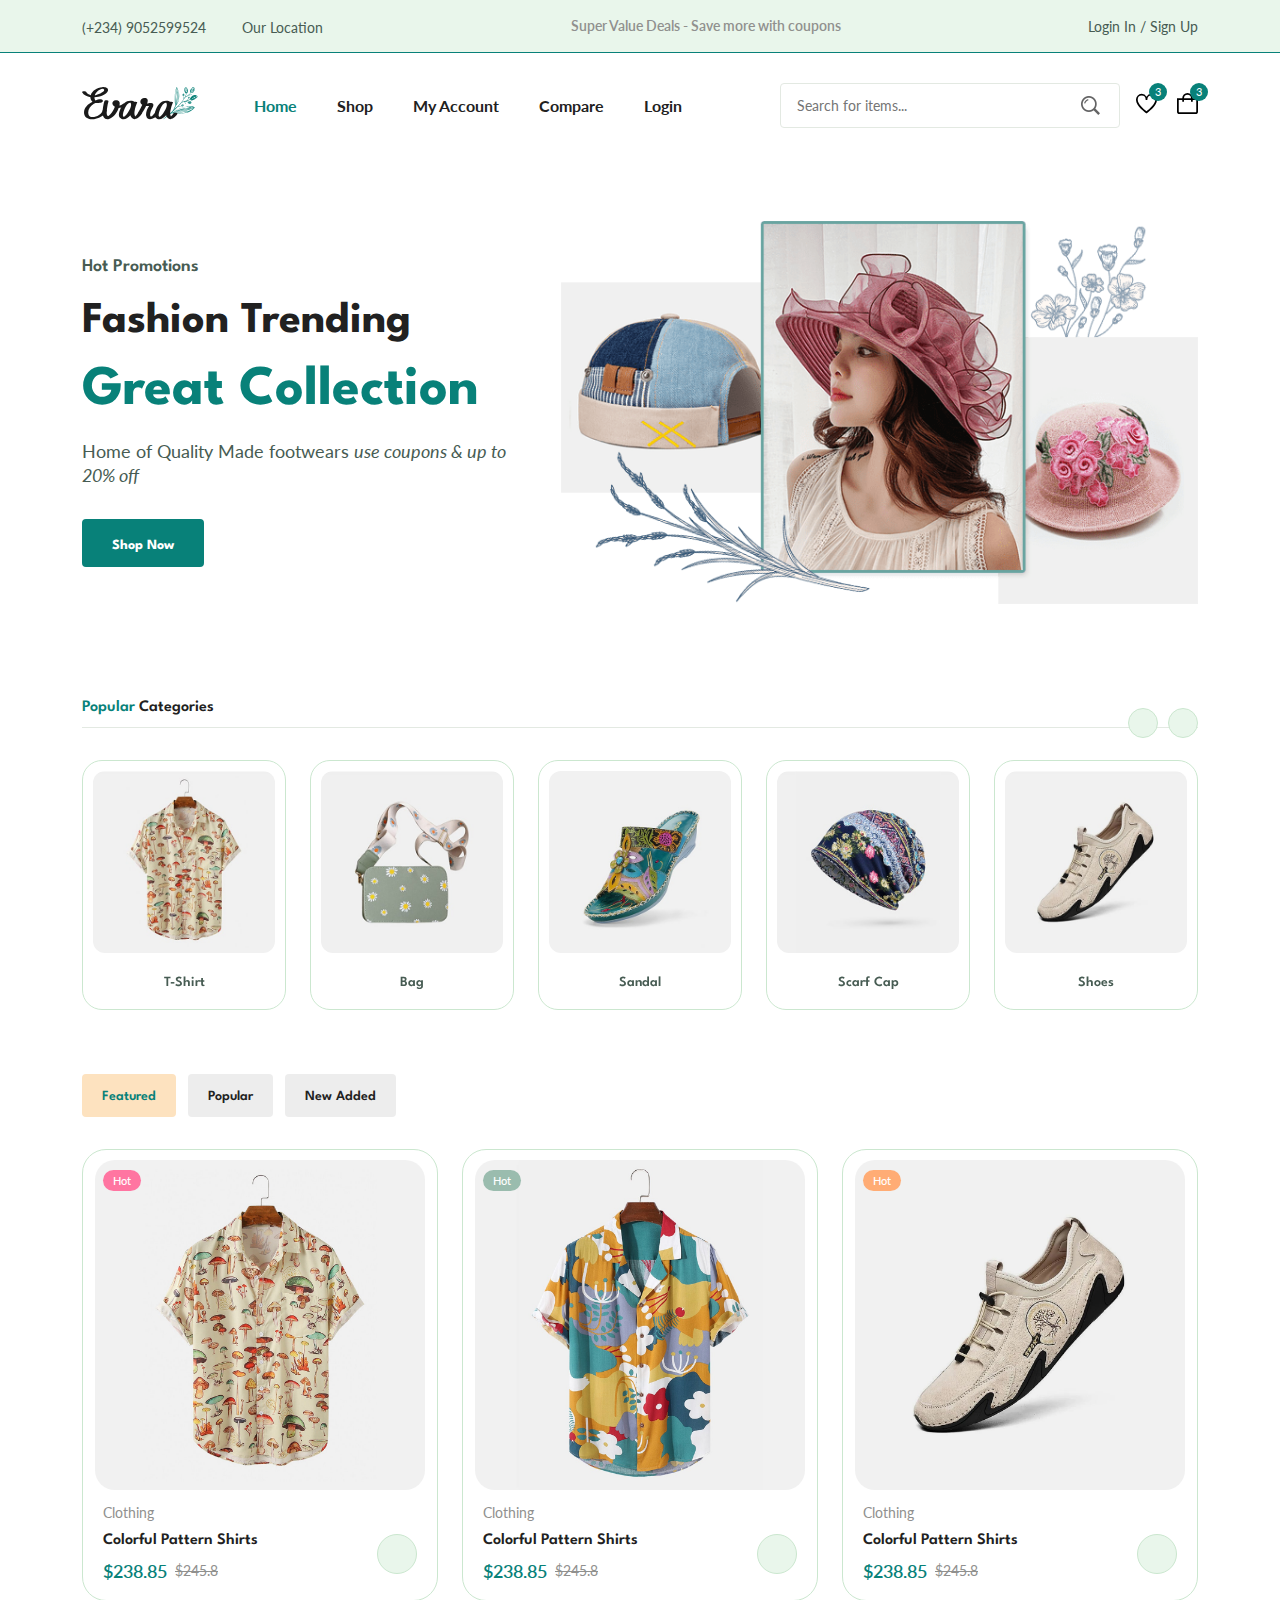
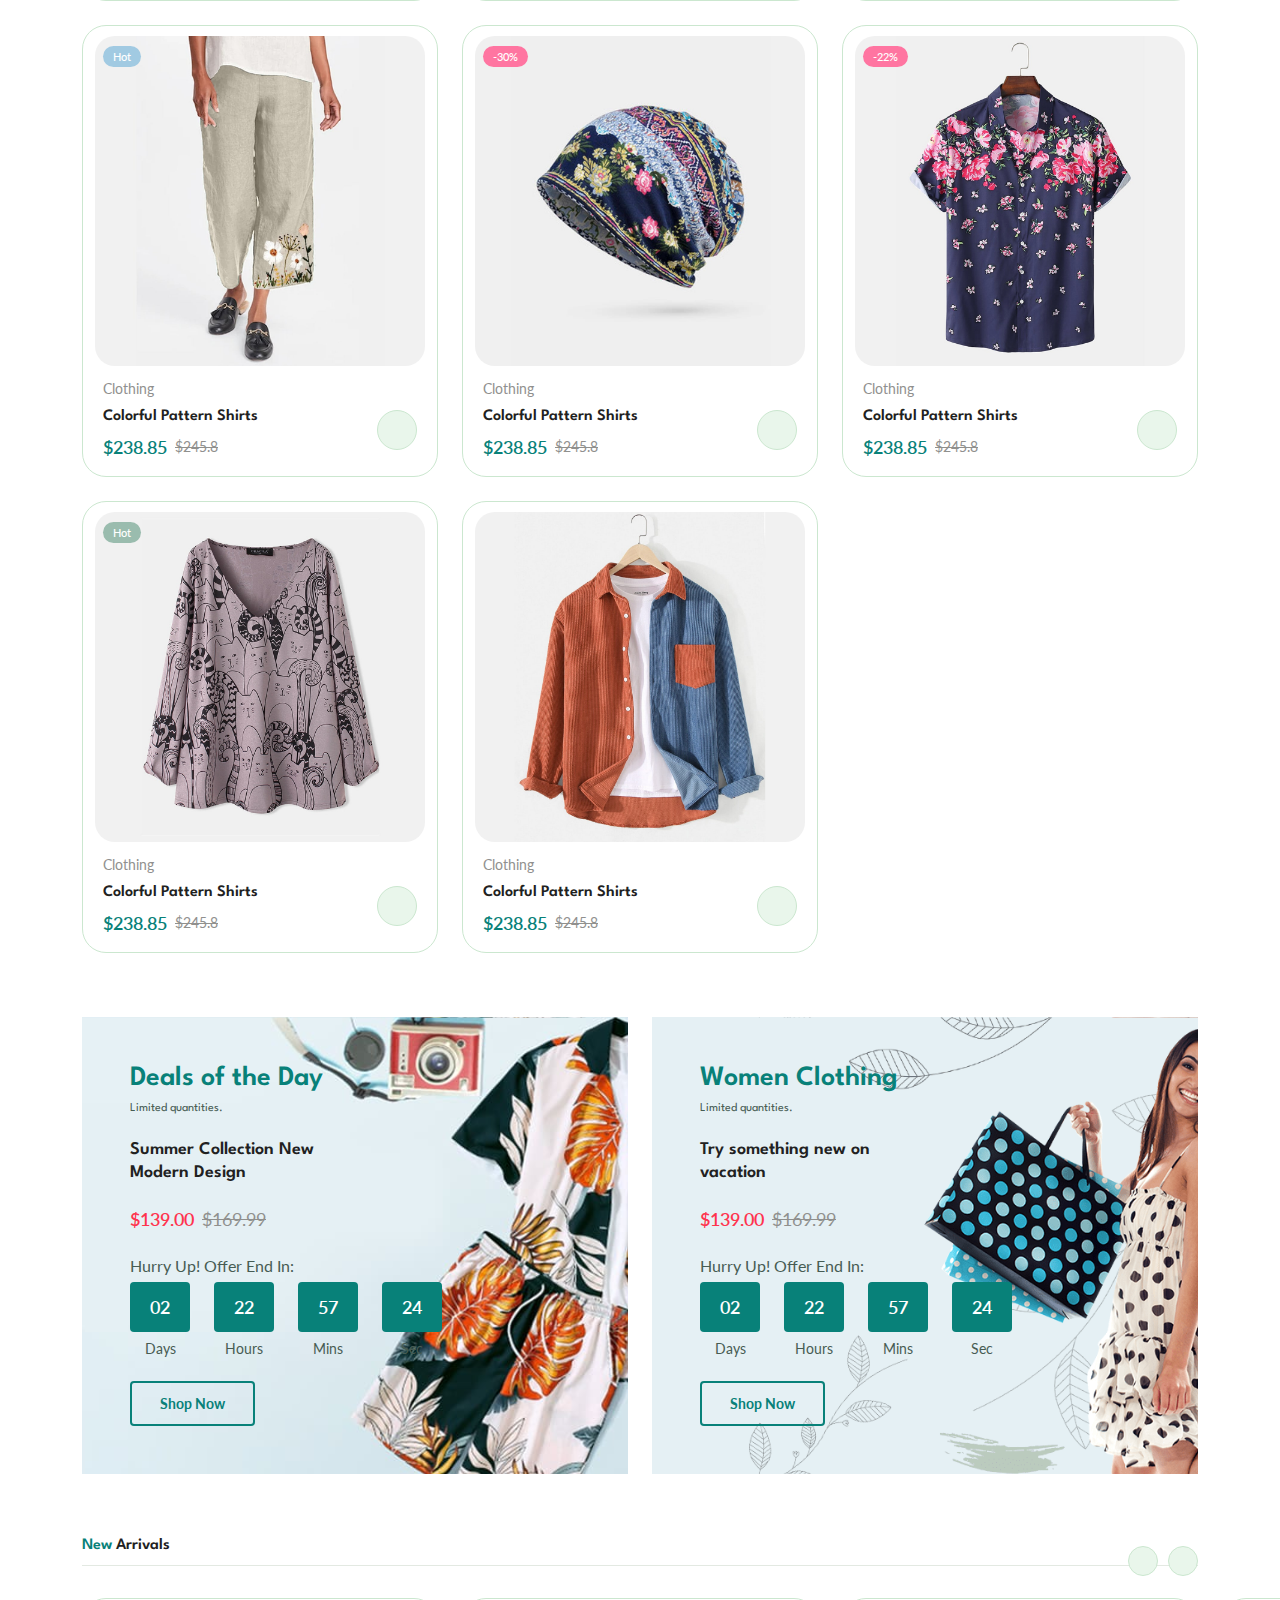
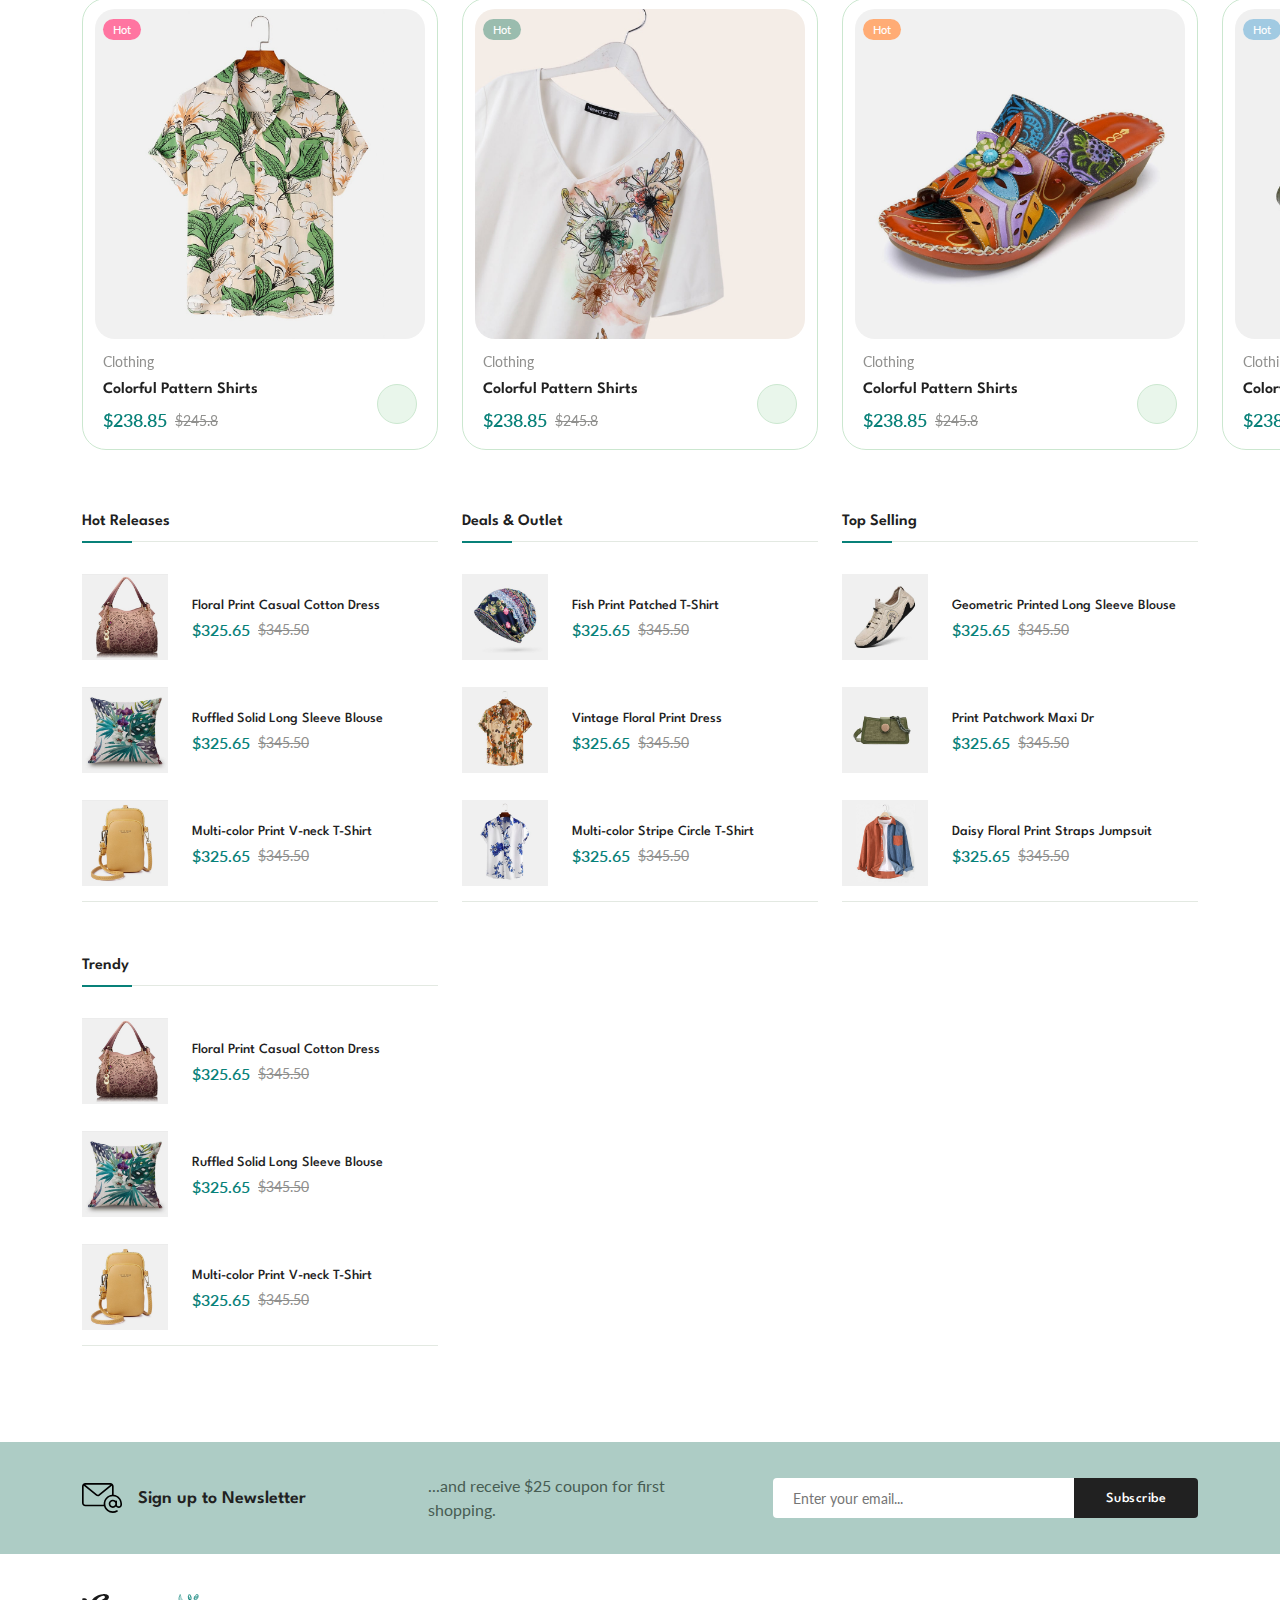
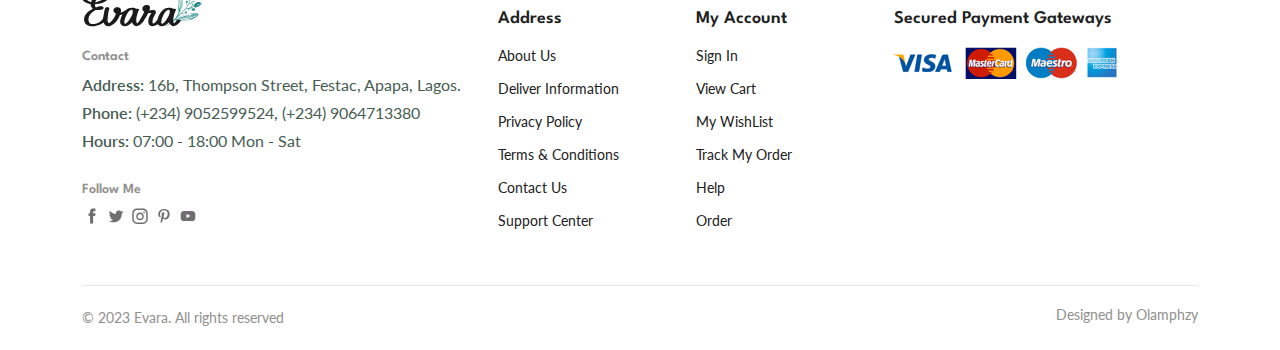
<file: Rhoncus ecommerce website/index.html>
<!DOCTYPE html>
<html lang="en">
  <head>
    <meta charset="UTF-8" />
    <meta name="viewport" content="width=device-width, initial-scale=1.0" />

    <!--=============== FLATICON ===============-->
    <link rel="stylesheet" href="https://cdn-uicons.flaticon.com/uicons-regular-straight/css/uicons-regular-straight.css" />

    <!--=============== SWIPER CSS ===============-->
    <link rel="stylesheet" href="https://cdn.jsdelivr.net/npm/swiper@9/swiper-bundle.min.css" />

    <!--=============== CSS ===============-->
    <link rel="stylesheet" href="./assets/css/styles.css" />

    <title>E-commerce Website</title>
  </head>
  <body>
    <!--=============== HEADER ===============-->
    <header class="header">
      <div class="header_top">
        <div class="header_container container">
          <div class="header_contact">
            <span>(+234) 9052599524</span>

            <span>Our Location</span>
          </div>

          <p class="header_alert-news">
            Super Value Deals - Save more with coupons
          </p>

          <a href="login-register.html" class="header_top-action">
            Login In / Sign Up
          </a>
        </div>
      </div>

    <nav class="nav container">
      <a href="index.html" class="nav_logo">
        <img src="assets/img/logo.svg" alt="" class="nav_logo-img"/>
      </a>

    <div class="nav_menu" id="nav-menu">
      <div class="nav_menu-top">
        <a href="index.html" class="nav_menu-logo">
          <img src="assets/img/logo.svg" alt="">
        </a>

        <div class="nav_close" id="nav-close">
          <i class="fi fi-rs-cross-small"></i>
        </div>
      </div>

      <ul class="nav_list">
        <li class="nav_item">
          <a href="index.html" class="nav_link active-link">Home</a>
        </li>
        <li class="nav_item">
          <a href="shop.html" class="nav_link">Shop</a>
        </li>
        <li class="nav_item">
          <a href="accounts.html" class="nav_link">My Account</a>
        </li>
        <li class="nav_item">
          <a href="compare.html" class="nav_link">Compare</a>
        </li>
        <li class="nav_item">
          <a href="login-register.html" class="nav_link">Login</a>
        </li>
      </ul>

      <div class="header_search">
        <input type="text" placeholder="Search for items..." class="form_input"/>
        <button class="search_btn">
          <img src="assets/img/search.png" alt="">
        </button>
      </div>
    </div>

    <div class="header_user-action">
      <a href="wishlist.html" class="header_action-btn">
        <img src="assets/img/icon-heart.svg" alt=""/>
        <span class="count">3</span>
      </a>

      <a href="cart.html" class="header_action-btn">
        <img src="assets/img/icon-cart.svg" alt=""/>
        <span class="count">3</span>
      </a>

      <div class="header_action-btn nav_toggle" id="nav-toggle">
        <img src="assets/img/menu-burger.svg" alt="">
      </div>
    </div>
  </nav>
  </header>

    <!--=============== MAIN ===============-->
    <main class="main">
      <!--=============== HOME ===============-->
      <section class="home section--lg">
        <div class="home_container container grid">
          <div class="home_content">
            <span class="home_subtitle">Hot Promotions</span>
            <h1 class="home_title">
              Fashion Trending <span>Great Collection</span>
            </h1>
            <p class="home_description">
              Home of Quality Made footwears <i>use coupons & up to 20% off</i>
            </p>
            <a href="shop.html" class="btn">Shop Now</a>
          </div>

          <img src="assets/img/home-img.png" alt="" class="home_img">
        </div>
      </section>

      <!--=============== CATEGORIES ===============-->
      <section class="categories container section">
        <h3 class="section_title"><span>Popular</span> Categories</h3>

        <div class="categories_container swiper">
          <div class="swiper-wrapper">
            <a href="shop.html" class="category_item swiper-slide">
              <img src="assets/img/category-1.jpg" alt="" class="category_img">

              <h3 class="category_title">T-Shirt</h3>
            </a>
            <a href="shop.html" class="category_item swiper-slide">
              <img src="assets/img/category-2.jpg" alt="" class="category_img">

              <h3 class="category_title">Bag</h3>
            </a>
            <a href="shop.html" class="category_item swiper-slide">
              <img src="assets/img/category-3.jpg" alt="" class="category_img">

              <h3 class="category_title">Sandal</h3>
            </a>
            <a href="shop.html" class="category_item swiper-slide">
              <img src="assets/img/category-4.jpg" alt="" class="category_img">

              <h3 class="category_title">Scarf Cap</h3>
            </a>
            <a href="shop.html" class="category_item swiper-slide">
              <img src="assets/img/category-5.jpg" alt="" class="category_img">

              <h3 class="category_title">Shoes</h3>
            </a>
            <a href="shop.html" class="category_item swiper-slide">
              <img src="assets/img/category-6.jpg" alt="" class="category_img">

              <h3 class="category_title">Pillowcase</h3>
            </a>
            <a href="shop.html" class="category_item swiper-slide">
              <img src="assets/img/category-7.jpg" alt="" class="category_img">

              <h3 class="category_title">Jumpsuit</h3>
            </a>
            <a href="shop.html" class="category_item swiper-slide">
              <img src="assets/img/category-8.jpg" alt="" class="category_img">

              <h3 class="category_title">Hats</h3>
            </a>
          </div>

          <div class="swiper-button-next">
            <i class="fi fi-rs-angle-right"></i>
          </div>
          <div class="swiper-button-prev">
            <i class="fi fi-rs-angle-left"></i>
          </div>
        </div>

      </section>

      <!--=============== PRODUCTS ===============-->
      <section class="products section container">
        <div class="tab_btns">
          <span class="tab_btn active-tab" data-target="#featured">Featured</span>
          <span class="tab_btn" data-target="#popular">Popular</span>
          <span class="tab_btn" data-target="#new-added">New Added</span>
        </div>

        <div class="tab_items">
          <div class="tab_item active-tab" content id="featured">
            <div class="products_container grid">
              <div class="product_item">
                <div class="product_banner">
                  <a href="details.html" class="product_images">
                    <img src="assets/img/product-1-1.jpg" alt="" class="product_img default">
                    <img src="assets/img/product-1-2.jpg" alt="" class="product_img hover">
                  </a>

                  <div class="product_actions">
                    <a href="#" class="action_btn" aria-label="Quick View">
                      <i class="fi fi-rs-eye"></i>
                    </a>

                    <a href="#" class="action_btn" aria-label="Add to wishlist">
                      <i class="fi fi-rs-heart"></i>
                    </a>

                    <a href="#" class="action_btn" aria-label="Compare">
                      <i class="fi fi-rs-shuffle"></i>
                    </a>
                  </div>

                  <div class="product_badge light-pink">Hot</div>
                </div>

                <div class="product_content">
                  <span class="product_category">Clothing</span>
                  <a href="details.html">
                    <h3 class="product_title">Colorful Pattern Shirts</h3>
                  </a>
                  <div class="product_rating">
                    <i class="fi fi-rs-star"></i>
                    <i class="fi fi-rs-star"></i>
                    <i class="fi fi-rs-star"></i>
                    <i class="fi fi-rs-star"></i>
                    <i class="fi fi-rs-star"></i>
                  </div>
                  <div class="product_price flex">
                    <span class="new_price">$238.85</span>
                    <span class="old_price">$245.8</span>
                  </div>

                  <a href="#" class="action_btn cart_btn" aria-label="Add To Cart">
                    <i class="fi fi-rs-shopping-bag-add"></i>
                  </a>
                </div>
              </div>

              <div class="product_item">
                <div class="product_banner">
                  <a href="details.html" class="product_images">
                    <img src="assets/img/product-2-1.jpg" alt="" class="product_img default">
                    <img src="assets/img/product-2-2.jpg" alt="" class="product_img hover">
                  </a>

                  <div class="product_actions">
                    <a href="#" class="action_btn" aria-label="Quick View">
                      <i class="fi fi-rs-eye"></i>
                    </a>

                    <a href="#" class="action_btn" aria-label="Add to wishlist">
                      <i class="fi fi-rs-heart"></i>
                    </a>

                    <a href="#" class="action_btn" aria-label="Compare">
                      <i class="fi fi-rs-shuffle"></i>
                    </a>
                  </div>

                  <div class="product_badge light-green">Hot</div>
                </div>

                <div class="product_content">
                  <span class="product_category">Clothing</span>
                  <a href="details.html">
                    <h3 class="product_title">Colorful Pattern Shirts</h3>
                  </a>
                  <div class="product_rating">
                    <i class="fi fi-rs-star"></i>
                    <i class="fi fi-rs-star"></i>
                    <i class="fi fi-rs-star"></i>
                    <i class="fi fi-rs-star"></i>
                    <i class="fi fi-rs-star"></i>
                  </div>
                  <div class="product_price flex">
                    <span class="new_price">$238.85</span>
                    <span class="old_price">$245.8</span>
                  </div>

                  <a href="#" class="action_btn cart_btn" aria-label="Add To Cart">
                    <i class="fi fi-rs-shopping-bag-add"></i>
                  </a>
                </div>
              </div>

              <div class="product_item">
                <div class="product_banner">
                  <a href="details.html" class="product_images">
                    <img src="assets/img/product-3-1.jpg" alt="" class="product_img default">
                    <img src="assets/img/product-3-2.jpg" alt="" class="product_img hover">
                  </a>

                  <div class="product_actions">
                    <a href="#" class="action_btn" aria-label="Quick View">
                      <i class="fi fi-rs-eye"></i>
                    </a>

                    <a href="#" class="action_btn" aria-label="Add to wishlist">
                      <i class="fi fi-rs-heart"></i>
                    </a>

                    <a href="#" class="action_btn" aria-label="Compare">
                      <i class="fi fi-rs-shuffle"></i>
                    </a>
                  </div>

                  <div class="product_badge light-orange">Hot</div>
                </div>

                <div class="product_content">
                  <span class="product_category">Clothing</span>
                  <a href="details.html">
                    <h3 class="product_title">Colorful Pattern Shirts</h3>
                  </a>
                  <div class="product_rating">
                    <i class="fi fi-rs-star"></i>
                    <i class="fi fi-rs-star"></i>
                    <i class="fi fi-rs-star"></i>
                    <i class="fi fi-rs-star"></i>
                    <i class="fi fi-rs-star"></i>
                  </div>
                  <div class="product_price flex">
                    <span class="new_price">$238.85</span>
                    <span class="old_price">$245.8</span>
                  </div>

                  <a href="#" class="action_btn cart_btn" aria-label="Add To Cart">
                    <i class="fi fi-rs-shopping-bag-add"></i>
                  </a>
                </div>
              </div>

              <div class="product_item">
                <div class="product_banner">
                  <a href="details.html" class="product_images">
                    <img src="assets/img/product-4-1.jpg" alt="" class="product_img default">
                    <img src="assets/img/product-4-2.jpg" alt="" class="product_img hover">
                  </a>

                  <div class="product_actions">
                    <a href="#" class="action_btn" aria-label="Quick View">
                      <i class="fi fi-rs-eye"></i>
                    </a>

                    <a href="#" class="action_btn" aria-label="Add to wishlist">
                      <i class="fi fi-rs-heart"></i>
                    </a>

                    <a href="#" class="action_btn" aria-label="Compare">
                      <i class="fi fi-rs-shuffle"></i>
                    </a>
                  </div>

                  <div class="product_badge light-blue">Hot</div>
                </div>

                <div class="product_content">
                  <span class="product_category">Clothing</span>
                  <a href="details.html">
                    <h3 class="product_title">Colorful Pattern Shirts</h3>
                  </a>
                  <div class="product_rating">
                    <i class="fi fi-rs-star"></i>
                    <i class="fi fi-rs-star"></i>
                    <i class="fi fi-rs-star"></i>
                    <i class="fi fi-rs-star"></i>
                    <i class="fi fi-rs-star"></i>
                  </div>
                  <div class="product_price flex">
                    <span class="new_price">$238.85</span>
                    <span class="old_price">$245.8</span>
                  </div>

                  <a href="#" class="action_btn cart_btn" aria-label="Add To Cart">
                    <i class="fi fi-rs-shopping-bag-add"></i>
                  </a>
                </div>
              </div>

              <div class="product_item">
                <div class="product_banner">
                  <a href="details.html" class="product_images">
                    <img src="assets/img/product-5-1.jpg" alt="" class="product_img default">
                    <img src="assets/img/product-5-2.jpg" alt="" class="product_img hover">
                  </a>

                  <div class="product_actions">
                    <a href="#" class="action_btn" aria-label="Quick View">
                      <i class="fi fi-rs-eye"></i>
                    </a>

                    <a href="#" class="action_btn" aria-label="Add to wishlist">
                      <i class="fi fi-rs-heart"></i>
                    </a>

                    <a href="#" class="action_btn" aria-label="Compare">
                      <i class="fi fi-rs-shuffle"></i>
                    </a>
                  </div>

                  <div class="product_badge light-pink">-30%</div>
                </div>

                <div class="product_content">
                  <span class="product_category">Clothing</span>
                  <a href="details.html">
                    <h3 class="product_title">Colorful Pattern Shirts</h3>
                  </a>
                  <div class="product_rating">
                    <i class="fi fi-rs-star"></i>
                    <i class="fi fi-rs-star"></i>
                    <i class="fi fi-rs-star"></i>
                    <i class="fi fi-rs-star"></i>
                    <i class="fi fi-rs-star"></i>
                  </div>
                  <div class="product_price flex">
                    <span class="new_price">$238.85</span>
                    <span class="old_price">$245.8</span>
                  </div>

                  <a href="#" class="action_btn cart_btn" aria-label="Add To Cart">
                    <i class="fi fi-rs-shopping-bag-add"></i>
                  </a>
                </div>
              </div>

              <div class="product_item">
                <div class="product_banner">
                  <a href="details.html" class="product_images">
                    <img src="assets/img/product-6-1.jpg" alt="" class="product_img default">
                    <img src="assets/img/product-6-2.jpg" alt="" class="product_img hover">
                  </a>

                  <div class="product_actions">
                    <a href="#" class="action_btn" aria-label="Quick View">
                      <i class="fi fi-rs-eye"></i>
                    </a>

                    <a href="#" class="action_btn" aria-label="Add to wishlist">
                      <i class="fi fi-rs-heart"></i>
                    </a>

                    <a href="#" class="action_btn" aria-label="Compare">
                      <i class="fi fi-rs-shuffle"></i>
                    </a>
                  </div>

                  <div class="product_badge light-pink">-22%</div>
                </div>

                <div class="product_content">
                  <span class="product_category">Clothing</span>
                  <a href="details.html">
                    <h3 class="product_title">Colorful Pattern Shirts</h3>
                  </a>
                  <div class="product_rating">
                    <i class="fi fi-rs-star"></i>
                    <i class="fi fi-rs-star"></i>
                    <i class="fi fi-rs-star"></i>
                    <i class="fi fi-rs-star"></i>
                    <i class="fi fi-rs-star"></i>
                  </div>
                  <div class="product_price flex">
                    <span class="new_price">$238.85</span>
                    <span class="old_price">$245.8</span>
                  </div>

                  <a href="#" class="action_btn cart_btn" aria-label="Add To Cart">
                    <i class="fi fi-rs-shopping-bag-add"></i>
                  </a>
                </div>
              </div>

              <div class="product_item">
                <div class="product_banner">
                  <a href="details.html" class="product_images">
                    <img src="assets/img/product-7-1.jpg" alt="" class="product_img default">
                    <img src="assets/img/product-7-2.jpg" alt="" class="product_img hover">
                  </a>

                  <div class="product_actions">
                    <a href="#" class="action_btn" aria-label="Quick View">
                      <i class="fi fi-rs-eye"></i>
                    </a>

                    <a href="#" class="action_btn" aria-label="Add to wishlist">
                      <i class="fi fi-rs-heart"></i>
                    </a>

                    <a href="#" class="action_btn" aria-label="Compare">
                      <i class="fi fi-rs-shuffle"></i>
                    </a>
                  </div>

                  <div class="product_badge light-green">Hot</div>
                </div>

                <div class="product_content">
                  <span class="product_category">Clothing</span>
                  <a href="details.html">
                    <h3 class="product_title">Colorful Pattern Shirts</h3>
                  </a>
                  <div class="product_rating">
                    <i class="fi fi-rs-star"></i>
                    <i class="fi fi-rs-star"></i>
                    <i class="fi fi-rs-star"></i>
                    <i class="fi fi-rs-star"></i>
                    <i class="fi fi-rs-star"></i>
                  </div>
                  <div class="product_price flex">
                    <span class="new_price">$238.85</span>
                    <span class="old_price">$245.8</span>
                  </div>

                  <a href="#" class="action_btn cart_btn" aria-label="Add To Cart">
                    <i class="fi fi-rs-shopping-bag-add"></i>
                  </a>
                </div>
              </div>

              <div class="product_item">
                <div class="product_banner">
                  <a href="details.html" class="product_images">
                    <img src="assets/img/product-8-1.jpg" alt="" class="product_img default">
                    <img src="assets/img/product-8-2.jpg" alt="" class="product_img hover">
                  </a>

                  <div class="product_actions">
                    <a href="#" class="action_btn" aria-label="Quick View">
                      <i class="fi fi-rs-eye"></i>
                    </a>

                    <a href="#" class="action_btn" aria-label="Add to wishlist">
                      <i class="fi fi-rs-heart"></i>
                    </a>

                    <a href="#" class="action_btn" aria-label="Compare">
                      <i class="fi fi-rs-shuffle"></i>
                    </a>
                  </div>
                </div>

                <div class="product_content">
                  <span class="product_category">Clothing</span>
                  <a href="details.html">
                    <h3 class="product_title">Colorful Pattern Shirts</h3>
                  </a>
                  <div class="product_rating">
                    <i class="fi fi-rs-star"></i>
                    <i class="fi fi-rs-star"></i>
                    <i class="fi fi-rs-star"></i>
                    <i class="fi fi-rs-star"></i>
                    <i class="fi fi-rs-star"></i>
                  </div>
                  <div class="product_price flex">
                    <span class="new_price">$238.85</span>
                    <span class="old_price">$245.8</span>
                  </div>

                  <a href="#" class="action_btn cart_btn" aria-label="Add To Cart">
                    <i class="fi fi-rs-shopping-bag-add"></i>
                  </a>
                </div>
              </div>
            </div>
          </div>

          <div class="tab_item" content id="popular">
            <div class="products_container grid">
              <div class="product_item">
                <div class="product_banner">
                  <a href="details.html" class="product_images">
                    <img src="assets/img/product-9-1.jpg" alt="" class="product_img default">
                    <img src="assets/img/product-9-2.jpg" alt="" class="product_img hover">
                  </a>

                  <div class="product_actions">
                    <a href="#" class="action_btn" aria-label="Quick View">
                      <i class="fi fi-rs-eye"></i>
                    </a>

                    <a href="#" class="action_btn" aria-label="Add to wishlist">
                      <i class="fi fi-rs-heart"></i>
                    </a>

                    <a href="#" class="action_btn" aria-label="Compare">
                      <i class="fi fi-rs-shuffle"></i>
                    </a>
                  </div>

                  <div class="product_badge light-pink">Hot</div>
                </div>

                <div class="product_content">
                  <span class="product_category">Clothing</span>
                  <a href="details.html">
                    <h3 class="product_title">Colorful Pattern Shirts</h3>
                  </a>
                  <div class="product_rating">
                    <i class="fi fi-rs-star"></i>
                    <i class="fi fi-rs-star"></i>
                    <i class="fi fi-rs-star"></i>
                    <i class="fi fi-rs-star"></i>
                    <i class="fi fi-rs-star"></i>
                  </div>
                  <div class="product_price flex">
                    <span class="new_price">$238.85</span>
                    <span class="old_price">$245.8</span>
                  </div>

                  <a href="#" class="action_btn cart_btn" aria-label="Add To Cart">
                    <i class="fi fi-rs-shopping-bag-add"></i>
                  </a>
                </div>
              </div>

              <div class="product_item">
                <div class="product_banner">
                  <a href="details.html" class="product_images">
                    <img src="assets/img/product-12-1.jpg" alt="" class="product_img default">
                    <img src="assets/img/product-12-2.jpg" alt="" class="product_img hover">
                  </a>

                  <div class="product_actions">
                    <a href="#" class="action_btn" aria-label="Quick View">
                      <i class="fi fi-rs-eye"></i>
                    </a>

                    <a href="#" class="action_btn" aria-label="Add to wishlist">
                      <i class="fi fi-rs-heart"></i>
                    </a>

                    <a href="#" class="action_btn" aria-label="Compare">
                      <i class="fi fi-rs-shuffle"></i>
                    </a>
                  </div>

                  <div class="product_badge light-green">Hot</div>
                </div>

                <div class="product_content">
                  <span class="product_category">Clothing</span>
                  <a href="details.html">
                    <h3 class="product_title">Colorful Pattern Shirts</h3>
                  </a>
                  <div class="product_rating">
                    <i class="fi fi-rs-star"></i>
                    <i class="fi fi-rs-star"></i>
                    <i class="fi fi-rs-star"></i>
                    <i class="fi fi-rs-star"></i>
                    <i class="fi fi-rs-star"></i>
                  </div>
                  <div class="product_price flex">
                    <span class="new_price">$238.85</span>
                    <span class="old_price">$245.8</span>
                  </div>

                  <a href="#" class="action_btn cart_btn" aria-label="Add To Cart">
                    <i class="fi fi-rs-shopping-bag-add"></i>
                  </a>
                </div>
              </div>

              <div class="product_item">
                <div class="product_banner">
                  <a href="details.html" class="product_images">
                    <img src="assets/img/product-10-1.jpg" alt="" class="product_img default">
                    <img src="assets/img/product-10-2.jpg" alt="" class="product_img hover">
                  </a>

                  <div class="product_actions">
                    <a href="#" class="action_btn" aria-label="Quick View">
                      <i class="fi fi-rs-eye"></i>
                    </a>

                    <a href="#" class="action_btn" aria-label="Add to wishlist">
                      <i class="fi fi-rs-heart"></i>
                    </a>

                    <a href="#" class="action_btn" aria-label="Compare">
                      <i class="fi fi-rs-shuffle"></i>
                    </a>
                  </div>

                  <div class="product_badge light-orange">Hot</div>
                </div>

                <div class="product_content">
                  <span class="product_category">Clothing</span>
                  <a href="details.html">
                    <h3 class="product_title">Colorful Pattern Shirts</h3>
                  </a>
                  <div class="product_rating">
                    <i class="fi fi-rs-star"></i>
                    <i class="fi fi-rs-star"></i>
                    <i class="fi fi-rs-star"></i>
                    <i class="fi fi-rs-star"></i>
                    <i class="fi fi-rs-star"></i>
                  </div>
                  <div class="product_price flex">
                    <span class="new_price">$238.85</span>
                    <span class="old_price">$245.8</span>
                  </div>

                  <a href="#" class="action_btn cart_btn" aria-label="Add To Cart">
                    <i class="fi fi-rs-shopping-bag-add"></i>
                  </a>
                </div>
              </div>

              <div class="product_item">
                <div class="product_banner">
                  <a href="details.html" class="product_images">
                    <img src="assets/img/product-13-1.jpg" alt="" class="product_img default">
                    <img src="assets/img/product-13-2.jpg" alt="" class="product_img hover">
                  </a>

                  <div class="product_actions">
                    <a href="#" class="action_btn" aria-label="Quick View">
                      <i class="fi fi-rs-eye"></i>
                    </a>

                    <a href="#" class="action_btn" aria-label="Add to wishlist">
                      <i class="fi fi-rs-heart"></i>
                    </a>

                    <a href="#" class="action_btn" aria-label="Compare">
                      <i class="fi fi-rs-shuffle"></i>
                    </a>
                  </div>

                  <div class="product_badge light-blue">Hot</div>
                </div>

                <div class="product_content">
                  <span class="product_category">Clothing</span>
                  <a href="details.html">
                    <h3 class="product_title">Colorful Pattern Shirts</h3>
                  </a>
                  <div class="product_rating">
                    <i class="fi fi-rs-star"></i>
                    <i class="fi fi-rs-star"></i>
                    <i class="fi fi-rs-star"></i>
                    <i class="fi fi-rs-star"></i>
                    <i class="fi fi-rs-star"></i>
                  </div>
                  <div class="product_price flex">
                    <span class="new_price">$238.85</span>
                    <span class="old_price">$245.8</span>
                  </div>

                  <a href="#" class="action_btn cart_btn" aria-label="Add To Cart">
                    <i class="fi fi-rs-shopping-bag-add"></i>
                  </a>
                </div>
              </div>

              <div class="product_item">
                <div class="product_banner">
                  <a href="details.html" class="product_images">
                    <img src="assets/img/product-10-1.jpg" alt="" class="product_img default">
                    <img src="assets/img/product-10-2.jpg" alt="" class="product_img hover">
                  </a>

                  <div class="product_actions">
                    <a href="#" class="action_btn" aria-label="Quick View">
                      <i class="fi fi-rs-eye"></i>
                    </a>

                    <a href="#" class="action_btn" aria-label="Add to wishlist">
                      <i class="fi fi-rs-heart"></i>
                    </a>

                    <a href="#" class="action_btn" aria-label="Compare">
                      <i class="fi fi-rs-shuffle"></i>
                    </a>
                  </div>

                  <div class="product_badge light-pink">-30%</div>
                </div>

                <div class="product_content">
                  <span class="product_category">Clothing</span>
                  <a href="details.html">
                    <h3 class="product_title">Colorful Pattern Shirts</h3>
                  </a>
                  <div class="product_rating">
                    <i class="fi fi-rs-star"></i>
                    <i class="fi fi-rs-star"></i>
                    <i class="fi fi-rs-star"></i>
                    <i class="fi fi-rs-star"></i>
                    <i class="fi fi-rs-star"></i>
                  </div>
                  <div class="product_price flex">
                    <span class="new_price">$238.85</span>
                    <span class="old_price">$245.8</span>
                  </div>

                  <a href="#" class="action_btn cart_btn" aria-label="Add To Cart">
                    <i class="fi fi-rs-shopping-bag-add"></i>
                  </a>
                </div>
              </div>

              <div class="product_item">
                <div class="product_banner">
                  <a href="details.html" class="product_images">
                    <img src="assets/img/product-11-1.jpg" alt="" class="product_img default">
                    <img src="assets/img/product-11-2.jpg" alt="" class="product_img hover">
                  </a>

                  <div class="product_actions">
                    <a href="#" class="action_btn" aria-label="Quick View">
                      <i class="fi fi-rs-eye"></i>
                    </a>

                    <a href="#" class="action_btn" aria-label="Add to wishlist">
                      <i class="fi fi-rs-heart"></i>
                    </a>

                    <a href="#" class="action_btn" aria-label="Compare">
                      <i class="fi fi-rs-shuffle"></i>
                    </a>
                  </div>

                  <div class="product_badge light-pink">-22%</div>
                </div>

                <div class="product_content">
                  <span class="product_category">Clothing</span>
                  <a href="details.html">
                    <h3 class="product_title">Colorful Pattern Shirts</h3>
                  </a>
                  <div class="product_rating">
                    <i class="fi fi-rs-star"></i>
                    <i class="fi fi-rs-star"></i>
                    <i class="fi fi-rs-star"></i>
                    <i class="fi fi-rs-star"></i>
                    <i class="fi fi-rs-star"></i>
                  </div>
                  <div class="product_price flex">
                    <span class="new_price">$238.85</span>
                    <span class="old_price">$245.8</span>
                  </div>

                  <a href="#" class="action_btn cart_btn" aria-label="Add To Cart">
                    <i class="fi fi-rs-shopping-bag-add"></i>
                  </a>
                </div>
              </div>

              <div class="product_item">
                <div class="product_banner">
                  <a href="details.html" class="product_images">
                    <img src="assets/img/product-9-1.jpg" alt="" class="product_img default">
                    <img src="assets/img/product-9-2.jpg" alt="" class="product_img hover">
                  </a>

                  <div class="product_actions">
                    <a href="#" class="action_btn" aria-label="Quick View">
                      <i class="fi fi-rs-eye"></i>
                    </a>

                    <a href="#" class="action_btn" aria-label="Add to wishlist">
                      <i class="fi fi-rs-heart"></i>
                    </a>

                    <a href="#" class="action_btn" aria-label="Compare">
                      <i class="fi fi-rs-shuffle"></i>
                    </a>
                  </div>

                  <div class="product_badge light-green">Hot</div>
                </div>

                <div class="product_content">
                  <span class="product_category">Clothing</span>
                  <a href="details.html">
                    <h3 class="product_title">Colorful Pattern Shirts</h3>
                  </a>
                  <div class="product_rating">
                    <i class="fi fi-rs-star"></i>
                    <i class="fi fi-rs-star"></i>
                    <i class="fi fi-rs-star"></i>
                    <i class="fi fi-rs-star"></i>
                    <i class="fi fi-rs-star"></i>
                  </div>
                  <div class="product_price flex">
                    <span class="new_price">$238.85</span>
                    <span class="old_price">$245.8</span>
                  </div>

                  <a href="#" class="action_btn cart_btn" aria-label="Add To Cart">
                    <i class="fi fi-rs-shopping-bag-add"></i>
                  </a>
                </div>
              </div>

              <div class="product_item">
                <div class="product_banner">
                  <a href="details.html" class="product_images">
                    <img src="assets/img/product-8-1.jpg" alt="" class="product_img default">
                    <img src="assets/img/product-8-2.jpg" alt="" class="product_img hover">
                  </a>

                  <div class="product_actions">
                    <a href="#" class="action_btn" aria-label="Quick View">
                      <i class="fi fi-rs-eye"></i>
                    </a>

                    <a href="#" class="action_btn" aria-label="Add to wishlist">
                      <i class="fi fi-rs-heart"></i>
                    </a>

                    <a href="#" class="action_btn" aria-label="Compare">
                      <i class="fi fi-rs-shuffle"></i>
                    </a>
                  </div>
                </div>

                <div class="product_content">
                  <span class="product_category">Clothing</span>
                  <a href="details.html">
                    <h3 class="product_title">Colorful Pattern Shirts</h3>
                  </a>
                  <div class="product_rating">
                    <i class="fi fi-rs-star"></i>
                    <i class="fi fi-rs-star"></i>
                    <i class="fi fi-rs-star"></i>
                    <i class="fi fi-rs-star"></i>
                    <i class="fi fi-rs-star"></i>
                  </div>
                  <div class="product_price flex">
                    <span class="new_price">$238.85</span>
                    <span class="old_price">$245.8</span>
                  </div>

                  <a href="#" class="action_btn cart_btn" aria-label="Add To Cart">
                    <i class="fi fi-rs-shopping-bag-add"></i>
                  </a>
                </div>
              </div>
            </div>
          </div>

          <div class="tab_item" content id="new-added">
            <div class="products_container grid">
              <div class="product_item">
                <div class="product_banner">
                  <a href="details.html" class="product_images">
                    <img src="assets/img/product-1-1.jpg" alt="" class="product_img default">
                    <img src="assets/img/product-1-2.jpg" alt="" class="product_img hover">
                  </a>

                  <div class="product_actions">
                    <a href="#" class="action_btn" aria-label="Quick View">
                      <i class="fi fi-rs-eye"></i>
                    </a>

                    <a href="#" class="action_btn" aria-label="Add to wishlist">
                      <i class="fi fi-rs-heart"></i>
                    </a>

                    <a href="#" class="action_btn" aria-label="Compare">
                      <i class="fi fi-rs-shuffle"></i>
                    </a>
                  </div>

                  <div class="product_badge light-pink">Hot</div>
                </div>

                <div class="product_content">
                  <span class="product_category">Clothing</span>
                  <a href="details.html">
                    <h3 class="product_title">Colorful Pattern Shirts</h3>
                  </a>
                  <div class="product_rating">
                    <i class="fi fi-rs-star"></i>
                    <i class="fi fi-rs-star"></i>
                    <i class="fi fi-rs-star"></i>
                    <i class="fi fi-rs-star"></i>
                    <i class="fi fi-rs-star"></i>
                  </div>
                  <div class="product_price flex">
                    <span class="new_price">$238.85</span>
                    <span class="old_price">$245.8</span>
                  </div>

                  <a href="#" class="action_btn cart_btn" aria-label="Add To Cart">
                    <i class="fi fi-rs-shopping-bag-add"></i>
                  </a>
                </div>
              </div>

              <div class="product_item">
                <div class="product_banner">
                  <a href="details.html" class="product_images">
                    <img src="assets/img/product-2-1.jpg" alt="" class="product_img default">
                    <img src="assets/img/product-2-2.jpg" alt="" class="product_img hover">
                  </a>

                  <div class="product_actions">
                    <a href="#" class="action_btn" aria-label="Quick View">
                      <i class="fi fi-rs-eye"></i>
                    </a>

                    <a href="#" class="action_btn" aria-label="Add to wishlist">
                      <i class="fi fi-rs-heart"></i>
                    </a>

                    <a href="#" class="action_btn" aria-label="Compare">
                      <i class="fi fi-rs-shuffle"></i>
                    </a>
                  </div>

                  <div class="product_badge light-green">Hot</div>
                </div>

                <div class="product_content">
                  <span class="product_category">Clothing</span>
                  <a href="details.html">
                    <h3 class="product_title">Colorful Pattern Shirts</h3>
                  </a>
                  <div class="product_rating">
                    <i class="fi fi-rs-star"></i>
                    <i class="fi fi-rs-star"></i>
                    <i class="fi fi-rs-star"></i>
                    <i class="fi fi-rs-star"></i>
                    <i class="fi fi-rs-star"></i>
                  </div>
                  <div class="product_price flex">
                    <span class="new_price">$238.85</span>
                    <span class="old_price">$245.8</span>
                  </div>

                  <a href="#" class="action_btn cart_btn" aria-label="Add To Cart">
                    <i class="fi fi-rs-shopping-bag-add"></i>
                  </a>
                </div>
              </div>

              <div class="product_item">
                <div class="product_banner">
                  <a href="details.html" class="product_images">
                    <img src="assets/img/product-3-1.jpg" alt="" class="product_img default">
                    <img src="assets/img/product-3-2.jpg" alt="" class="product_img hover">
                  </a>

                  <div class="product_actions">
                    <a href="#" class="action_btn" aria-label="Quick View">
                      <i class="fi fi-rs-eye"></i>
                    </a>

                    <a href="#" class="action_btn" aria-label="Add to wishlist">
                      <i class="fi fi-rs-heart"></i>
                    </a>

                    <a href="#" class="action_btn" aria-label="Compare">
                      <i class="fi fi-rs-shuffle"></i>
                    </a>
                  </div>

                  <div class="product_badge light-orange">Hot</div>
                </div>

                <div class="product_content">
                  <span class="product_category">Clothing</span>
                  <a href="details.html">
                    <h3 class="product_title">Colorful Pattern Shirts</h3>
                  </a>
                  <div class="product_rating">
                    <i class="fi fi-rs-star"></i>
                    <i class="fi fi-rs-star"></i>
                    <i class="fi fi-rs-star"></i>
                    <i class="fi fi-rs-star"></i>
                    <i class="fi fi-rs-star"></i>
                  </div>
                  <div class="product_price flex">
                    <span class="new_price">$238.85</span>
                    <span class="old_price">$245.8</span>
                  </div>

                  <a href="#" class="action_btn cart_btn" aria-label="Add To Cart">
                    <i class="fi fi-rs-shopping-bag-add"></i>
                  </a>
                </div>
              </div>

              <div class="product_item">
                <div class="product_banner">
                  <a href="details.html" class="product_images">
                    <img src="assets/img/product-4-1.jpg" alt="" class="product_img default">
                    <img src="assets/img/product-4-2.jpg" alt="" class="product_img hover">
                  </a>

                  <div class="product_actions">
                    <a href="#" class="action_btn" aria-label="Quick View">
                      <i class="fi fi-rs-eye"></i>
                    </a>

                    <a href="#" class="action_btn" aria-label="Add to wishlist">
                      <i class="fi fi-rs-heart"></i>
                    </a>

                    <a href="#" class="action_btn" aria-label="Compare">
                      <i class="fi fi-rs-shuffle"></i>
                    </a>
                  </div>

                  <div class="product_badge light-blue">Hot</div>
                </div>

                <div class="product_content">
                  <span class="product_category">Clothing</span>
                  <a href="details.html">
                    <h3 class="product_title">Colorful Pattern Shirts</h3>
                  </a>
                  <div class="product_rating">
                    <i class="fi fi-rs-star"></i>
                    <i class="fi fi-rs-star"></i>
                    <i class="fi fi-rs-star"></i>
                    <i class="fi fi-rs-star"></i>
                    <i class="fi fi-rs-star"></i>
                  </div>
                  <div class="product_price flex">
                    <span class="new_price">$238.85</span>
                    <span class="old_price">$245.8</span>
                  </div>

                  <a href="#" class="action_btn cart_btn" aria-label="Add To Cart">
                    <i class="fi fi-rs-shopping-bag-add"></i>
                  </a>
                </div>
              </div>

              <div class="product_item">
                <div class="product_banner">
                  <a href="details.html" class="product_images">
                    <img src="assets/img/product-5-1.jpg" alt="" class="product_img default">
                    <img src="assets/img/product-5-2.jpg" alt="" class="product_img hover">
                  </a>

                  <div class="product_actions">
                    <a href="#" class="action_btn" aria-label="Quick View">
                      <i class="fi fi-rs-eye"></i>
                    </a>

                    <a href="#" class="action_btn" aria-label="Add to wishlist">
                      <i class="fi fi-rs-heart"></i>
                    </a>

                    <a href="#" class="action_btn" aria-label="Compare">
                      <i class="fi fi-rs-shuffle"></i>
                    </a>
                  </div>

                  <div class="product_badge light-pink">-30%</div>
                </div>

                <div class="product_content">
                  <span class="product_category">Clothing</span>
                  <a href="details.html">
                    <h3 class="product_title">Colorful Pattern Shirts</h3>
                  </a>
                  <div class="product_rating">
                    <i class="fi fi-rs-star"></i>
                    <i class="fi fi-rs-star"></i>
                    <i class="fi fi-rs-star"></i>
                    <i class="fi fi-rs-star"></i>
                    <i class="fi fi-rs-star"></i>
                  </div>
                  <div class="product_price flex">
                    <span class="new_price">$238.85</span>
                    <span class="old_price">$245.8</span>
                  </div>

                  <a href="#" class="action_btn cart_btn" aria-label="Add To Cart">
                    <i class="fi fi-rs-shopping-bag-add"></i>
                  </a>
                </div>
              </div>

              <div class="product_item">
                <div class="product_banner">
                  <a href="details.html" class="product_images">
                    <img src="assets/img/product-6-1.jpg" alt="" class="product_img default">
                    <img src="assets/img/product-6-2.jpg" alt="" class="product_img hover">
                  </a>

                  <div class="product_actions">
                    <a href="#" class="action_btn" aria-label="Quick View">
                      <i class="fi fi-rs-eye"></i>
                    </a>

                    <a href="#" class="action_btn" aria-label="Add to wishlist">
                      <i class="fi fi-rs-heart"></i>
                    </a>

                    <a href="#" class="action_btn" aria-label="Compare">
                      <i class="fi fi-rs-shuffle"></i>
                    </a>
                  </div>

                  <div class="product_badge light-pink">-22%</div>
                </div>

                <div class="product_content">
                  <span class="product_category">Clothing</span>
                  <a href="details.html">
                    <h3 class="product_title">Colorful Pattern Shirts</h3>
                  </a>
                  <div class="product_rating">
                    <i class="fi fi-rs-star"></i>
                    <i class="fi fi-rs-star"></i>
                    <i class="fi fi-rs-star"></i>
                    <i class="fi fi-rs-star"></i>
                    <i class="fi fi-rs-star"></i>
                  </div>
                  <div class="product_price flex">
                    <span class="new_price">$238.85</span>
                    <span class="old_price">$245.8</span>
                  </div>

                  <a href="#" class="action_btn cart_btn" aria-label="Add To Cart">
                    <i class="fi fi-rs-shopping-bag-add"></i>
                  </a>
                </div>
              </div>

              <div class="product_item">
                <div class="product_banner">
                  <a href="details.html" class="product_images">
                    <img src="assets/img/product-7-1.jpg" alt="" class="product_img default">
                    <img src="assets/img/product-7-2.jpg" alt="" class="product_img hover">
                  </a>

                  <div class="product_actions">
                    <a href="#" class="action_btn" aria-label="Quick View">
                      <i class="fi fi-rs-eye"></i>
                    </a>

                    <a href="#" class="action_btn" aria-label="Add to wishlist">
                      <i class="fi fi-rs-heart"></i>
                    </a>

                    <a href="#" class="action_btn" aria-label="Compare">
                      <i class="fi fi-rs-shuffle"></i>
                    </a>
                  </div>

                  <div class="product_badge light-green">Hot</div>
                </div>

                <div class="product_content">
                  <span class="product_category">Clothing</span>
                  <a href="details.html">
                    <h3 class="product_title">Colorful Pattern Shirts</h3>
                  </a>
                  <div class="product_rating">
                    <i class="fi fi-rs-star"></i>
                    <i class="fi fi-rs-star"></i>
                    <i class="fi fi-rs-star"></i>
                    <i class="fi fi-rs-star"></i>
                    <i class="fi fi-rs-star"></i>
                  </div>
                  <div class="product_price flex">
                    <span class="new_price">$238.85</span>
                    <span class="old_price">$245.8</span>
                  </div>

                  <a href="#" class="action_btn cart_btn" aria-label="Add To Cart">
                    <i class="fi fi-rs-shopping-bag-add"></i>
                  </a>
                </div>
              </div>

              <div class="product_item">
                <div class="product_banner">
                  <a href="details.html" class="product_images">
                    <img src="assets/img/product-8-1.jpg" alt="" class="product_img default">
                    <img src="assets/img/product-8-2.jpg" alt="" class="product_img hover">
                  </a>

                  <div class="product_actions">
                    <a href="#" class="action_btn" aria-label="Quick View">
                      <i class="fi fi-rs-eye"></i>
                    </a>

                    <a href="#" class="action_btn" aria-label="Add to wishlist">
                      <i class="fi fi-rs-heart"></i>
                    </a>

                    <a href="#" class="action_btn" aria-label="Compare">
                      <i class="fi fi-rs-shuffle"></i>
                    </a>
                  </div>
                </div>

                <div class="product_content">
                  <span class="product_category">Clothing</span>
                  <a href="details.html">
                    <h3 class="product_title">Colorful Pattern Shirts</h3>
                  </a>
                  <div class="product_rating">
                    <i class="fi fi-rs-star"></i>
                    <i class="fi fi-rs-star"></i>
                    <i class="fi fi-rs-star"></i>
                    <i class="fi fi-rs-star"></i>
                    <i class="fi fi-rs-star"></i>
                  </div>
                  <div class="product_price flex">
                    <span class="new_price">$238.85</span>
                    <span class="old_price">$245.8</span>
                  </div>

                  <a href="#" class="action_btn cart_btn" aria-label="Add To Cart">
                    <i class="fi fi-rs-shopping-bag-add"></i>
                  </a>
                </div>
              </div>
            </div>
          </div>
        </div>
      </section>

      <!--=============== DEALS ===============-->
      <section class="deals section">
        <div class="deals_container container grid">
          <div class="deals_item">
            <div class="deals_group">
              <h3 class="deals_brand">Deals of the Day</h3>
            <span class="deals_category">Limited quantities.</span>
            </div>

            <h4 class="deals_title">Summer Collection New Modern Design</h4>

            <div class="deals_price flex">
              <span class="new_price">$139.00</span>
              <span class="old_price">$169.99</span>
            </div>

            <div class="deals_group">
              <p class="deals_countdown-text">Hurry Up! Offer End In:</p>

              <div class="countdown">
                <div class="countdown_amount">
                  <p class="countdown_period">02</p>
                  <span class="unit">Days</span>
                </div>
                <div class="countdown_amount">
                  <p class="countdown_period">22</p>
                  <span class="unit">Hours</span>
                </div>
                <div class="countdown_amount">
                  <p class="countdown_period">57</p>
                  <span class="unit">Mins</span>
                </div>
                <div class="countdown_amount">
                  <p class="countdown_period">24</p>
                  <span class="unit">Sec</span>
                </div>
              </div>
            </div>

            <div class="deals_btn">
              <a href="details.html" class="btn btn-md">Shop Now</a>
            </div>
          </div>

          <div class="deals_item">
            <div class="deals_group">
              <h3 class="deals_brand">Women Clothing</h3>
            <span class="deals_category">Limited quantities.</span>
            </div>

            <h4 class="deals_title">Try something new on vacation</h4>

            <div class="deals_price flex">
              <span class="new_price">$139.00</span>
              <span class="old_price">$169.99</span>
            </div>

            <div class="deals_group">
              <p class="deals_countdown-text">Hurry Up! Offer End In:</p>

              <div class="countdown">
                <div class="countdown_amount">
                  <p class="countdown_period">02</p>
                  <span class="unit">Days</span>
                </div>
                <div class="countdown_amount">
                  <p class="countdown_period">22</p>
                  <span class="unit">Hours</span>
                </div>
                <div class="countdown_amount">
                  <p class="countdown_period">57</p>
                  <span class="unit">Mins</span>
                </div>
                <div class="countdown_amount">
                  <p class="countdown_period">24</p>
                  <span class="unit">Sec</span>
                </div>
              </div>
            </div>

            <div class="deals_btn">
              <a href="details.html" class="btn btn-md">Shop Now</a>
            </div>
          </div>

        </div>
      </section>

      <!--=============== NEW ARRIVALS ===============-->
      <section class="new__arrivals container section">
        <h3 class="section_title"><span>New</span> Arrivals</h3>

        <div class="new_container swiper">
          <div class="swiper-wrapper">
            <div class="product_item swiper-slide">
              <div class="product_banner">
                <a href="details.html" class="product_images">
                  <img src="assets/img/product-9-1.jpg" alt="" class="product_img default">
                  <img src="assets/img/product-9-2.jpg" alt="" class="product_img hover">
                </a>

                <div class="product_actions">
                  <a href="#" class="action_btn" aria-label="Quick View">
                    <i class="fi fi-rs-eye"></i>
                  </a>

                  <a href="#" class="action_btn" aria-label="Add to wishlist">
                    <i class="fi fi-rs-heart"></i>
                  </a>

                  <a href="#" class="action_btn" aria-label="Compare">
                    <i class="fi fi-rs-shuffle"></i>
                  </a>
                </div>

                <div class="product_badge light-pink">Hot</div>
              </div>

              <div class="product_content">
                <span class="product_category">Clothing</span>
                <a href="details.html">
                  <h3 class="product_title">Colorful Pattern Shirts</h3>
                </a>
                <div class="product_rating">
                  <i class="fi fi-rs-star"></i>
                  <i class="fi fi-rs-star"></i>
                  <i class="fi fi-rs-star"></i>
                  <i class="fi fi-rs-star"></i>
                  <i class="fi fi-rs-star"></i>
                </div>
                <div class="product_price flex">
                  <span class="new_price">$238.85</span>
                  <span class="old_price">$245.8</span>
                </div>

                <a href="#" class="action_btn cart_btn" aria-label="Add To Cart">
                  <i class="fi fi-rs-shopping-bag-add"></i>
                </a>
              </div>
            </div>

            <div class="product_item swiper-slide">
              <div class="product_banner">
                <a href="details.html" class="product_images">
                  <img src="assets/img/product-12-1.jpg" alt="" class="product_img default">
                  <img src="assets/img/product-12-2.jpg" alt="" class="product_img hover">
                </a>

                <div class="product_actions">
                  <a href="#" class="action_btn" aria-label="Quick View">
                    <i class="fi fi-rs-eye"></i>
                  </a>

                  <a href="#" class="action_btn" aria-label="Add to wishlist">
                    <i class="fi fi-rs-heart"></i>
                  </a>

                  <a href="#" class="action_btn" aria-label="Compare">
                    <i class="fi fi-rs-shuffle"></i>
                  </a>
                </div>

                <div class="product_badge light-green">Hot</div>
              </div>

              <div class="product_content">
                <span class="product_category">Clothing</span>
                <a href="details.html">
                  <h3 class="product_title">Colorful Pattern Shirts</h3>
                </a>
                <div class="product_rating">
                  <i class="fi fi-rs-star"></i>
                  <i class="fi fi-rs-star"></i>
                  <i class="fi fi-rs-star"></i>
                  <i class="fi fi-rs-star"></i>
                  <i class="fi fi-rs-star"></i>
                </div>
                <div class="product_price flex">
                  <span class="new_price">$238.85</span>
                  <span class="old_price">$245.8</span>
                </div>

                <a href="#" class="action_btn cart_btn" aria-label="Add To Cart">
                  <i class="fi fi-rs-shopping-bag-add"></i>
                </a>
              </div>
            </div>

            <div class="product_item swiper-slide">
              <div class="product_banner">
                <a href="details.html" class="product_images">
                  <img src="assets/img/product-10-1.jpg" alt="" class="product_img default">
                  <img src="assets/img/product-10-2.jpg" alt="" class="product_img hover">
                </a>

                <div class="product_actions">
                  <a href="#" class="action_btn" aria-label="Quick View">
                    <i class="fi fi-rs-eye"></i>
                  </a>

                  <a href="#" class="action_btn" aria-label="Add to wishlist">
                    <i class="fi fi-rs-heart"></i>
                  </a>

                  <a href="#" class="action_btn" aria-label="Compare">
                    <i class="fi fi-rs-shuffle"></i>
                  </a>
                </div>

                <div class="product_badge light-orange">Hot</div>
              </div>

              <div class="product_content">
                <span class="product_category">Clothing</span>
                <a href="details.html">
                  <h3 class="product_title">Colorful Pattern Shirts</h3>
                </a>
                <div class="product_rating">
                  <i class="fi fi-rs-star"></i>
                  <i class="fi fi-rs-star"></i>
                  <i class="fi fi-rs-star"></i>
                  <i class="fi fi-rs-star"></i>
                  <i class="fi fi-rs-star"></i>
                </div>
                <div class="product_price flex">
                  <span class="new_price">$238.85</span>
                  <span class="old_price">$245.8</span>
                </div>

                <a href="#" class="action_btn cart_btn" aria-label="Add To Cart">
                  <i class="fi fi-rs-shopping-bag-add"></i>
                </a>
              </div>
            </div>

            <div class="product_item swiper-slide">
              <div class="product_banner">
                <a href="details.html" class="product_images">
                  <img src="assets/img/product-13-1.jpg" alt="" class="product_img default">
                  <img src="assets/img/product-13-2.jpg" alt="" class="product_img hover">
                </a>

                <div class="product_actions">
                  <a href="#" class="action_btn" aria-label="Quick View">
                    <i class="fi fi-rs-eye"></i>
                  </a>

                  <a href="#" class="action_btn" aria-label="Add to wishlist">
                    <i class="fi fi-rs-heart"></i>
                  </a>

                  <a href="#" class="action_btn" aria-label="Compare">
                    <i class="fi fi-rs-shuffle"></i>
                  </a>
                </div>

                <div class="product_badge light-blue">Hot</div>
              </div>

              <div class="product_content">
                <span class="product_category">Clothing</span>
                <a href="details.html">
                  <h3 class="product_title">Colorful Pattern Shirts</h3>
                </a>
                <div class="product_rating">
                  <i class="fi fi-rs-star"></i>
                  <i class="fi fi-rs-star"></i>
                  <i class="fi fi-rs-star"></i>
                  <i class="fi fi-rs-star"></i>
                  <i class="fi fi-rs-star"></i>
                </div>
                <div class="product_price flex">
                  <span class="new_price">$238.85</span>
                  <span class="old_price">$245.8</span>
                </div>

                <a href="#" class="action_btn cart_btn" aria-label="Add To Cart">
                  <i class="fi fi-rs-shopping-bag-add"></i>
                </a>
              </div>
            </div>

            <div class="product_item swiper-slide">
              <div class="product_banner">
                <a href="details.html" class="product_images">
                  <img src="assets/img/product-10-1.jpg" alt="" class="product_img default">
                  <img src="assets/img/product-10-2.jpg" alt="" class="product_img hover">
                </a>

                <div class="product_actions">
                  <a href="#" class="action_btn" aria-label="Quick View">
                    <i class="fi fi-rs-eye"></i>
                  </a>

                  <a href="#" class="action_btn" aria-label="Add to wishlist">
                    <i class="fi fi-rs-heart"></i>
                  </a>

                  <a href="#" class="action_btn" aria-label="Compare">
                    <i class="fi fi-rs-shuffle"></i>
                  </a>
                </div>

                <div class="product_badge light-pink">-30%</div>
              </div>

              <div class="product_content">
                <span class="product_category">Clothing</span>
                <a href="details.html">
                  <h3 class="product_title">Colorful Pattern Shirts</h3>
                </a>
                <div class="product_rating">
                  <i class="fi fi-rs-star"></i>
                  <i class="fi fi-rs-star"></i>
                  <i class="fi fi-rs-star"></i>
                  <i class="fi fi-rs-star"></i>
                  <i class="fi fi-rs-star"></i>
                </div>
                <div class="product_price flex">
                  <span class="new_price">$238.85</span>
                  <span class="old_price">$245.8</span>
                </div>

                <a href="#" class="action_btn cart_btn" aria-label="Add To Cart">
                  <i class="fi fi-rs-shopping-bag-add"></i>
                </a>
              </div>
            </div>

            <div class="product_item swiper-slide">
              <div class="product_banner">
                <a href="details.html" class="product_images">
                  <img src="assets/img/product-11-1.jpg" alt="" class="product_img default">
                  <img src="assets/img/product-11-2.jpg" alt="" class="product_img hover">
                </a>

                <div class="product_actions">
                  <a href="#" class="action_btn" aria-label="Quick View">
                    <i class="fi fi-rs-eye"></i>
                  </a>

                  <a href="#" class="action_btn" aria-label="Add to wishlist">
                    <i class="fi fi-rs-heart"></i>
                  </a>

                  <a href="#" class="action_btn" aria-label="Compare">
                    <i class="fi fi-rs-shuffle"></i>
                  </a>
                </div>

                <div class="product_badge light-pink">-22%</div>
              </div>

              <div class="product_content">
                <span class="product_category">Clothing</span>
                <a href="details.html">
                  <h3 class="product_title">Colorful Pattern Shirts</h3>
                </a>
                <div class="product_rating">
                  <i class="fi fi-rs-star"></i>
                  <i class="fi fi-rs-star"></i>
                  <i class="fi fi-rs-star"></i>
                  <i class="fi fi-rs-star"></i>
                  <i class="fi fi-rs-star"></i>
                </div>
                <div class="product_price flex">
                  <span class="new_price">$238.85</span>
                  <span class="old_price">$245.8</span>
                </div>

                <a href="#" class="action_btn cart_btn" aria-label="Add To Cart">
                  <i class="fi fi-rs-shopping-bag-add"></i>
                </a>
              </div>
            </div>

            <div class="product_item swiper-slide">
              <div class="product_banner">
                <a href="details.html" class="product_images">
                  <img src="assets/img/product-9-1.jpg" alt="" class="product_img default">
                  <img src="assets/img/product-9-2.jpg" alt="" class="product_img hover">
                </a>

                <div class="product_actions">
                  <a href="#" class="action_btn" aria-label="Quick View">
                    <i class="fi fi-rs-eye"></i>
                  </a>

                  <a href="#" class="action_btn" aria-label="Add to wishlist">
                    <i class="fi fi-rs-heart"></i>
                  </a>

                  <a href="#" class="action_btn" aria-label="Compare">
                    <i class="fi fi-rs-shuffle"></i>
                  </a>
                </div>

                <div class="product_badge light-green">Hot</div>
              </div>

              <div class="product_content">
                <span class="product_category">Clothing</span>
                <a href="details.html">
                  <h3 class="product_title">Colorful Pattern Shirts</h3>
                </a>
                <div class="product_rating">
                  <i class="fi fi-rs-star"></i>
                  <i class="fi fi-rs-star"></i>
                  <i class="fi fi-rs-star"></i>
                  <i class="fi fi-rs-star"></i>
                  <i class="fi fi-rs-star"></i>
                </div>
                <div class="product_price flex">
                  <span class="new_price">$238.85</span>
                  <span class="old_price">$245.8</span>
                </div>

                <a href="#" class="action_btn cart_btn" aria-label="Add To Cart">
                  <i class="fi fi-rs-shopping-bag-add"></i>
                </a>
              </div>
            </div>

            <div class="product_item swiper-slide">
              <div class="product_banner">
                <a href="details.html" class="product_images">
                  <img src="assets/img/product-8-1.jpg" alt="" class="product_img default">
                  <img src="assets/img/product-8-2.jpg" alt="" class="product_img hover">
                </a>

                <div class="product_actions">
                  <a href="#" class="action_btn" aria-label="Quick View">
                    <i class="fi fi-rs-eye"></i>
                  </a>

                  <a href="#" class="action_btn" aria-label="Add to wishlist">
                    <i class="fi fi-rs-heart"></i>
                  </a>

                  <a href="#" class="action_btn" aria-label="Compare">
                    <i class="fi fi-rs-shuffle"></i>
                  </a>
                </div>
              </div>

              <div class="product_content">
                <span class="product_category">Clothing</span>
                <a href="details.html">
                  <h3 class="product_title">Colorful Pattern Shirts</h3>
                </a>
                <div class="product_rating">
                  <i class="fi fi-rs-star"></i>
                  <i class="fi fi-rs-star"></i>
                  <i class="fi fi-rs-star"></i>
                  <i class="fi fi-rs-star"></i>
                  <i class="fi fi-rs-star"></i>
                </div>
                <div class="product_price flex">
                  <span class="new_price">$238.85</span>
                  <span class="old_price">$245.8</span>
                </div>

                <a href="#" class="action_btn cart_btn" aria-label="Add To Cart">
                  <i class="fi fi-rs-shopping-bag-add"></i>
                </a>
              </div>
            </div>
          </div>

          <div class="swiper-button-next">
            <i class="fi fi-rs-angle-right"></i>
          </div>
          <div class="swiper-button-prev">
            <i class="fi fi-rs-angle-left"></i>
          </div>
        </div>
      </section>

      <!--=============== SHOWCASE ===============-->
      <section class="showcase section">
        <div class="showcase_container container grid">
          <div class="showcase_wrapper">
            <h3 class="section_title">Hot Releases</h3>

            <div class="showcase_item">
              <a href="details.html" class="showcase_img-box">
                <img src="assets/img/showcase-img-1.jpg" alt="" class="showcase_img">
              </a>

              <div class="showcase_content">
                <a href="details.html">
                  <h4 class="showcase_title">Floral Print Casual Cotton Dress</h4>
                </a>

                <div class="showcase_price flex">
                  <span class="new_price">$325.65</span>
                  <span class="old_price">$345.50</span>
                </div>
              </div>
            </div>

            <div class="showcase_item">
              <a href="details.html" class="showcase_img-box">
                <img src="assets/img/showcase-img-2.jpg" alt="" class="showcase_img">
              </a>

              <div class="showcase_content">
                <a href="details.html">
                  <h4 class="showcase_title">Ruffled Solid Long Sleeve Blouse</h4>
                </a>

                <div class="showcase_price flex">
                  <span class="new_price">$325.65</span>
                  <span class="old_price">$345.50</span>
                </div>
              </div>
            </div>

            <div class="showcase_item">
              <a href="details.html" class="showcase_img-box">
                <img src="assets/img/showcase-img-3.jpg" alt="" class="showcase_img">
              </a>

              <div class="showcase_content">
                <a href="details.html">
                  <h4 class="showcase_title">Multi-color Print V-neck T-Shirt</h4>
                </a>

                <div class="showcase_price flex">
                  <span class="new_price">$325.65</span>
                  <span class="old_price">$345.50</span>
                </div>
              </div>
            </div>
          </div>

          <div class="showcase_wrapper">
            <h3 class="section_title">Deals & Outlet</h3>

            <div class="showcase_item">
              <a href="details.html" class="showcase_img-box">
                <img src="assets/img/showcase-img-4.jpg" alt="" class="showcase_img">
              </a>

              <div class="showcase_content">
                <a href="details.html">
                  <h4 class="showcase_title">Fish Print Patched T-Shirt</h4>
                </a>

                <div class="showcase_price flex">
                  <span class="new_price">$325.65</span>
                  <span class="old_price">$345.50</span>
                </div>
              </div>
            </div>

            <div class="showcase_item">
              <a href="details.html" class="showcase_img-box">
                <img src="assets/img/showcase-img-5.jpg" alt="" class="showcase_img">
              </a>

              <div class="showcase_content">
                <a href="details.html">
                  <h4 class="showcase_title">Vintage Floral Print Dress</h4>
                </a>

                <div class="showcase_price flex">
                  <span class="new_price">$325.65</span>
                  <span class="old_price">$345.50</span>
                </div>
              </div>
            </div>

            <div class="showcase_item">
              <a href="details.html" class="showcase_img-box">
                <img src="assets/img/showcase-img-6.jpg" alt="" class="showcase_img">
              </a>

              <div class="showcase_content">
                <a href="details.html">
                  <h4 class="showcase_title">Multi-color Stripe Circle T-Shirt</h4>
                </a>

                <div class="showcase_price flex">
                  <span class="new_price">$325.65</span>
                  <span class="old_price">$345.50</span>
                </div>
              </div>
            </div>
          </div>

          <div class="showcase_wrapper">
            <h3 class="section_title">Top Selling</h3>

            <div class="showcase_item">
              <a href="details.html" class="showcase_img-box">
                <img src="assets/img/showcase-img-7.jpg" alt="" class="showcase_img">
              </a>

              <div class="showcase_content">
                <a href="details.html">
                  <h4 class="showcase_title">Geometric Printed Long Sleeve Blouse</h4>
                </a>

                <div class="showcase_price flex">
                  <span class="new_price">$325.65</span>
                  <span class="old_price">$345.50</span>
                </div>
              </div>
            </div>

            <div class="showcase_item">
              <a href="details.html" class="showcase_img-box">
                <img src="assets/img/showcase-img-8.jpg" alt="" class="showcase_img">
              </a>

              <div class="showcase_content">
                <a href="details.html">
                  <h4 class="showcase_title">Print Patchwork Maxi Dr</h4>
                </a>

                <div class="showcase_price flex">
                  <span class="new_price">$325.65</span>
                  <span class="old_price">$345.50</span>
                </div>
              </div>
            </div>

            <div class="showcase_item">
              <a href="details.html" class="showcase_img-box">
                <img src="assets/img/showcase-img-9.jpg" alt="" class="showcase_img">
              </a>

              <div class="showcase_content">
                <a href="details.html">
                  <h4 class="showcase_title"> Daisy Floral Print Straps Jumpsuit</h4>
                </a>

                <div class="showcase_price flex">
                  <span class="new_price">$325.65</span>
                  <span class="old_price">$345.50</span>
                </div>
              </div>
            </div>
          </div>

          <div class="showcase_wrapper">
            <h3 class="section_title">Trendy</h3>

            <div class="showcase_item">
              <a href="details.html" class="showcase_img-box">
                <img src="assets/img/showcase-img-1.jpg" alt="" class="showcase_img">
              </a>

              <div class="showcase_content">
                <a href="details.html">
                  <h4 class="showcase_title">Floral Print Casual Cotton Dress</h4>
                </a>

                <div class="showcase_price flex">
                  <span class="new_price">$325.65</span>
                  <span class="old_price">$345.50</span>
                </div>
              </div>
            </div>

            <div class="showcase_item">
              <a href="details.html" class="showcase_img-box">
                <img src="assets/img/showcase-img-2.jpg" alt="" class="showcase_img">
              </a>

              <div class="showcase_content">
                <a href="details.html">
                  <h4 class="showcase_title">Ruffled Solid Long Sleeve Blouse</h4>
                </a>

                <div class="showcase_price flex">
                  <span class="new_price">$325.65</span>
                  <span class="old_price">$345.50</span>
                </div>
              </div>
            </div>

            <div class="showcase_item">
              <a href="details.html" class="showcase_img-box">
                <img src="assets/img/showcase-img-3.jpg" alt="" class="showcase_img">
              </a>

              <div class="showcase_content">
                <a href="details.html">
                  <h4 class="showcase_title">Multi-color Print V-neck T-Shirt</h4>
                </a>

                <div class="showcase_price flex">
                  <span class="new_price">$325.65</span>
                  <span class="old_price">$345.50</span>
                </div>
              </div>
            </div>
          </div>
        </div>
      </section>

      <!--=============== NEWSLETTER ===============-->
      <section class="newsletter section home_newsletter">
        <div class="newsletter_container container grid">
          <h3 class="newsletter_title flex">
            <img src="assets/img/icon-email.svg" alt="" class="newsletter_icon"/>
            Sign up to Newsletter
          </h3>

          <p class="newsletter_description">
            ...and receive $25 coupon for first shopping.
          </p>

          <form class="newsletter_form">
            <input type="text" placeholder="Enter your email..." class="newsletter_input"/>
            <button type="submit" class="newsletter_btn">Subscribe</button>
          </form>
        </div>
      </section>
    </main>

    <!--=============== FOOTER ===============-->
    <footer class="footer container">
      <div class="footer_container grid">
        <div class="footer_content">
          <a href="index.html" class="footer_logo">
            <img src="assets/img/logo.svg" alt="" class="footer_logo-img">
          </a>

          <h4 class="footer_subtitle">Contact</h4>

          <p class="footer_description">
            <span>Address:</span> 16b, Thompson Street, Festac, Apapa, Lagos.
          </p>

          <p class="footer_description">
            <span>Phone:</span> (+234) 9052599524, (+234) 9064713380
          </p>

          <p class="footer_description">
            <span>Hours:</span> 07:00 - 18:00 Mon - Sat
          </p>

          <div class="footer_social">
            <h4 class="footer_subtitle">Follow Me</h4>

            <div class="footer_social-links flex">
              <a href="">
                <img src="assets/img/icon-facebook.svg" alt="" class="footer-social-icon">
              </a>

              <a href="">
                <img src="assets/img/icon-twitter.svg" alt="" class="footer-social-icon">
              </a>

              <a href="">
                <img src="assets/img/icon-instagram.svg" alt="" class="footer-social-icon">
              </a>

              <a href="">
                <img src="assets/img/icon-pinterest.svg" alt="" class="footer-social-icon">
              </a>

              <a href="">
                <img src="assets/img/icon-youtube.svg" alt="" class="footer-social-icon">
              </a>
            </div>
          </div>
        </div>

        <div class="footer_content">
          <h3 class="footer_title">Address</h3>

          <ul class="footer_links">
            <li><a href="" class="footer-link">About Us</a></li>
            <li><a href="" class="footer-link">Deliver Information</a></li>
            <li><a href="" class="footer-link">Privacy Policy</a></li>
            <li><a href="" class="footer-link">Terms & Conditions</a></li>
            <li><a href="" class="footer-link">Contact Us</a></li>
            <li><a href="" class="footer-link">Support Center</a></li>
          </ul>
        </div>

        <div class="footer_content">
          <h3 class="footer_title">My Account</h3>

          <ul class="footer_links">
            <li><a href="" class="footer-link">Sign In</a></li>
            <li><a href="" class="footer-link">View Cart</a></li>
            <li><a href="" class="footer-link">My WishList</a></li>
            <li><a href="" class="footer-link">Track My Order</a></li>
            <li><a href="" class="footer-link">Help</a></li>
            <li><a href="" class="footer-link">Order</a></li>
          </ul>
        </div>

        <div class="footer_content">
          <h3 class="footer_title">Secured Payment Gateways</h3>

          <img src="assets/img/payment-method.png" alt="" class="payment_img">
        </div>
      </div>

      <div class="footer_bottom">
        <p class="copyright">&copy; 2023 Evara. All rights reserved</p>
        <span class="designer">Designed by Olamphzy</span>
      </div>
    </footer>

    <!--=============== SWIPER JS ===============-->
    <script src="https://cdn.jsdelivr.net/npm/swiper@9/swiper-bundle.min.js"></script>

    <!--=============== MAIN JS ===============-->
    <script src="assets/js/main.js"></script>
  </body>
</html>
</file>
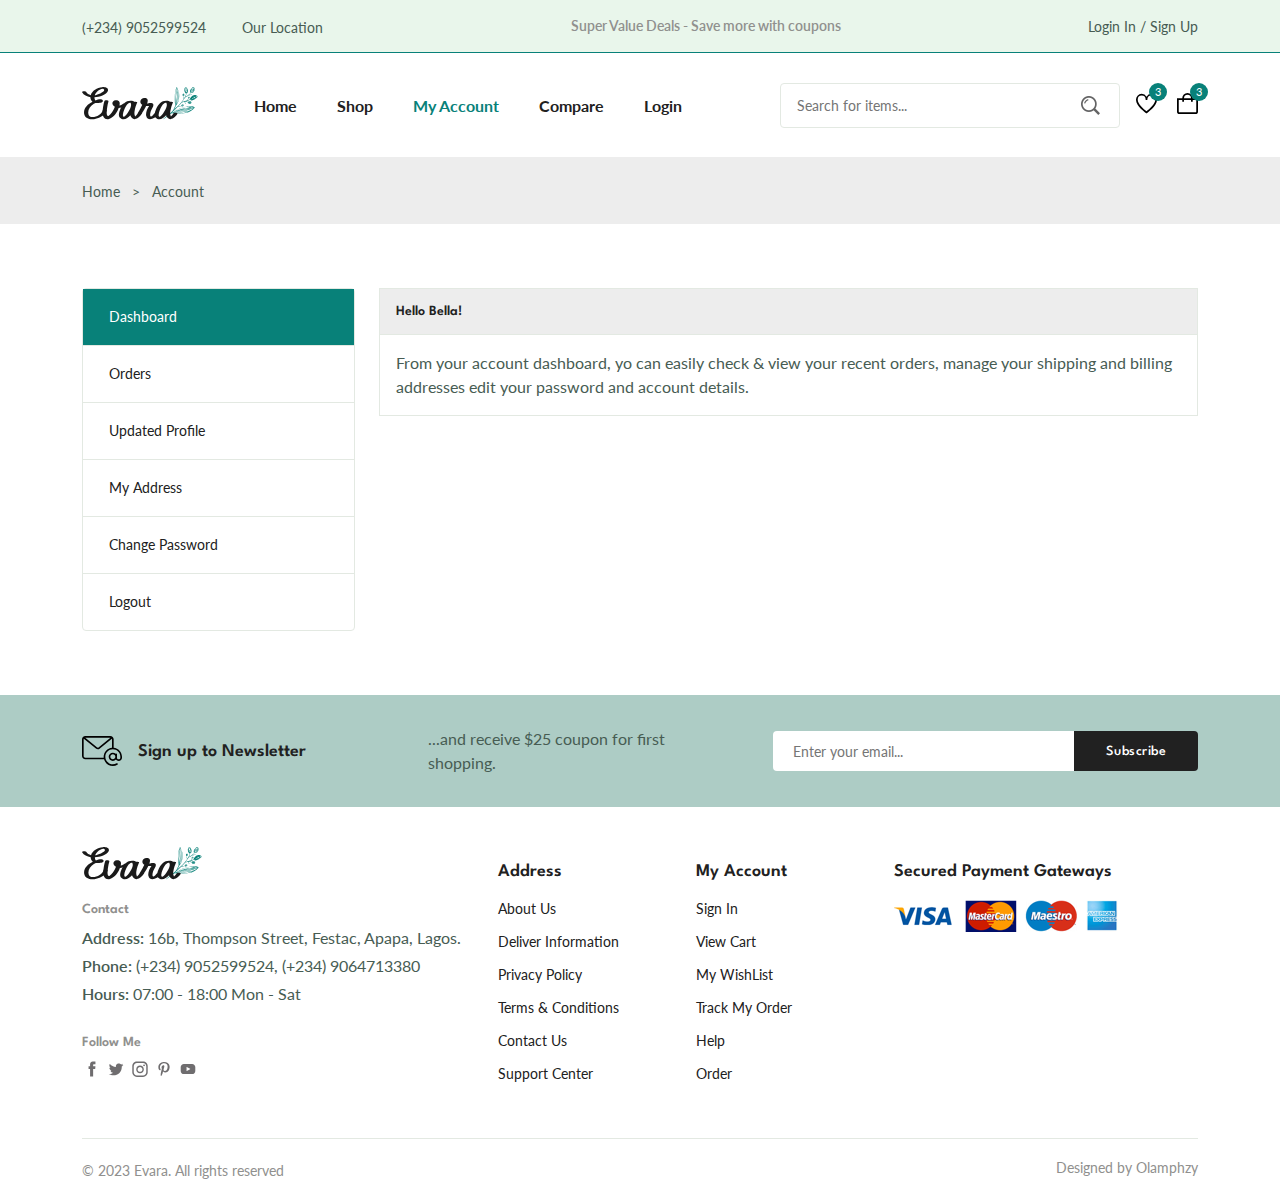
<file: Rhoncus ecommerce website/accounts.html>
<!DOCTYPE html>
<html lang="en">
  <head>
    <meta charset="UTF-8" />
    <meta name="viewport" content="width=device-width, initial-scale=1.0" />

    <!--=============== FLATICON ===============-->
    <link rel="stylesheet" href="https://cdn-uicons.flaticon.com/uicons-regular-straight/css/uicons-regular-straight.css" />

    <!--=============== SWIPER CSS ===============-->
    <link rel="stylesheet" href="https://cdn.jsdelivr.net/npm/swiper@9/swiper-bundle.min.css" />
 
    <!--=============== CSS ===============-->
    <link rel="stylesheet" href="./assets/css/styles.css" />
 
     <title>Ecommerce Website</title>
   </head>
   <body>
     <!--=============== HEADER ===============-->
     <header class="header">
       <div class="header_top">
         <div class="header_container container">
           <div class="header_contact">
             <span>(+234) 9052599524</span>
 
             <span>Our Location</span>
           </div>
 
           <p class="header_alert-news">
             Super Value Deals - Save more with coupons
           </p>
 
           <a href="login-register.html" class="header_top-action">
             Login In / Sign Up
           </a>
         </div>
       </div>
 
     <nav class="nav container">
       <a href="index.html" class="nav_logo">
         <img src="assets/img/logo.svg" alt="" class="nav_logo-img"/>
       </a>
 
     <div class="nav_menu" id="nav-menu">
       <ul class="nav_list">
         <li class="nav_item">
           <a href="index.html" class="nav_link">Home</a>
         </li>
         <li class="nav_item">
           <a href="shop.html" class="nav_link">Shop</a>
         </li>
         <li class="nav_item">
           <a href="accounts.html" class="nav_link active-link">My Account</a>
         </li>
         <li class="nav_item">
           <a href="compare.html" class="nav_link ">Compare</a>
         </li>
         <li class="nav_item">
           <a href="login-register.html" class="nav_link">Login</a>
         </li>
       </ul>
 
       <div class="header_search">
         <input type="text" placeholder="Search for items..." class="form_input"/>
         <button class="search_btn">
           <img src="assets/img/search.png" alt="">
         </button>
       </div>
     </div>
 
     <div class="header_user-action">
       <a href="wishlist.html" class="header_action-btn">
         <img src="assets/img/icon-heart.svg" alt=""/>
         <span class="count">3</span>
       </a>
 
       <a href="cart.html" class="header_action-btn">
         <img src="assets/img/icon-cart.svg" alt=""/>
         <span class="count">3</span>
       </a>
     </div>
   </nav>
   </header>

    <!--=============== MAIN ===============-->
    <main class="main">
      <!--=============== BREADCRUMB ===============-->
      <section class="breadcrumb">
        <ul class="breadcrumb_list flex container">
          <li><a href="index.html" class="breadcrumb_link">Home</a></li>
          <li><span class="breadcrumb_link">></span></li>
          <li><span class="breadcrumb_link"> Account</span></li>
        </ul>
      </section>

      <!--=============== ACCOUNTS ===============-->
      <section class="accounts section--lg">
        <div class="accounts_container container grid">
          <div class="account_tabs">
            <p class="account_tab active-tab" data-target="#dashboard">
              <i class="fi fi-rs-settings-sliders"></i> Dashboard
            </p>

            <p class="account_tab" data-target="#orders">
              <i class="fi fi-rs-shopping-bag"></i> Orders
            </p>

            <p class="account_tab" data-target="#update-profile">
              <i class="fi fi-rs-user"></i> Updated Profile
            </p>

            <p class="account_tab" data-target="#address">
              <i class="fi fi-rs-marker"></i> My Address
            </p>

            <p class="account_tab" data-target="#change-password">
              <i class="fi fi-rs-user"></i> Change Password
            </p>

            <p class="account_tab">
              <i class="fi fi-rs-exit"></i> Logout
            </p>
          </div>

          <div class="tabs_content">
            <div class="tab_content active-tab" content id="dashboard">
              <h3 class="tab_header">Hello Bella!</h3>

              <div class="tab_body">
                <p class="tab_description">
                  From your account dashboard, yo can easily check & view your
                  recent orders, manage your shipping and billing addresses 
                  edit your password and account details.
                </p>
              </div>
            </div>

            <div class="tab_content" content id="orders">
              <h3 class="tab_header">Your Orders</h3>

              <div class="tab_body">
                <table class="placed_order-table">
                  <tr>
                    <th>Orders</th>
                    <th>Date</th>
                    <th>Status</th>
                    <th>Total</th>
                    <th>Actions</th>
                  </tr>

                  <tr>
                    <td>#1357</td>
                    <td>July 15, 2023</td>
                    <td>Processing</td>
                    <td>$156.00</td>
                    <td><a href="#" class="view_order">View</a></td>
                  </tr>

                  <tr>
                    <td>#1246</td>
                    <td>April 20, 2023</td>
                    <td>Completed</td>
                    <td>$420.00</td>
                    <td><a href="#" class="view_order">View</a></td>
                  </tr>

                  <tr>
                    <td>#1653</td>
                    <td>December 05, 2022</td>
                    <td>Completed</td>
                    <td>$345.00</td>
                    <td><a href="#" class="view_order">View</a></td>
                  </tr>
                </table>
              </div>
            </div>

            <div class="tab_content" content id="update-profile">
              <h3 class="tab_header">Update Profile</h3>

              <div class="tab_body">
                <form action="" class="form grid">
                  <input type="text" placeholder="Username" class="form_input">

                  <div class="form_btn">
                    <button class="btn btn-md">Save</button>
                  </div>
                </form>
              </div>
            </div>

            <div class="tab_content" content id="address">
              <h3 class="tab_header">Shipping Address</h3>

              <div class="tab_body">
                <address class="address">
                  2352 Interstate <br>
                  65 Business Spur, <br>
                  Sault Ste . <br>
                  Chicago, MI 53527 
                </address>
                <p class="city">London</p>
                <a href="" class="edit">Edit</a>
              </div>
            </div>

            <div class="tab_content" content id="change-password">
              <h3 class="tab_header">Change Password</h3>

              <div class="tab_body">
                <form action="" class="form grid">
                  <input type="password" placeholder="Current Password" class="form_input"/>

                  <input type="password" placeholder="New Password" class="form_input"/>

                  <input type="password" placeholder="Confirm Password" class="form_input">

                  <div class="form_btn">
                    <button class="btn btn-md">Save</button>
                  </div>
                </form>
              </div>
            </div>
          </div>
        </div>
      </section>

      <!--=============== NEWSLETTER ===============-->
      <section class="newsletter section">
        <div class="newsletter_container container grid">
          <h3 class="newsletter_title flex">
            <img src="assets/img/icon-email.svg" alt="" class="newsletter_icon"/>
            Sign up to Newsletter
          </h3>

          <p class="newsletter_description">
            ...and receive $25 coupon for first shopping.
          </p>

          <form class="newsletter_form">
            <input type="text" placeholder="Enter your email..." class="newsletter_input"/>
            <button type="submit" class="newsletter_btn">Subscribe</button>
          </form>
        </div>
      </section>
    </main>

    <!--=============== FOOTER ===============-->
    <footer class="footer container">
      <div class="footer_container grid">
        <div class="footer_content">
          <a href="index.html" class="footer_logo">
            <img src="assets/img/logo.svg" alt="" class="footer_logo-img">
          </a>

          <h4 class="footer_subtitle">Contact</h4>

          <p class="footer_description">
            <span>Address:</span> 16b, Thompson Street, Festac, Apapa, Lagos.
          </p>

          <p class="footer_description">
            <span>Phone:</span> (+234) 9052599524, (+234) 9064713380
          </p>

          <p class="footer_description">
            <span>Hours:</span> 07:00 - 18:00 Mon - Sat
          </p>

          <div class="footer_social">
            <h4 class="footer_subtitle">Follow Me</h4>

            <div class="footer_social-links flex">
              <a href="">
                <img src="assets/img/icon-facebook.svg" alt="" class="footer-social-icon"/>
              </a>

              <a href="">
                <img src="assets/img/icon-twitter.svg" alt="" class="footer-social-icon"/>
              </a>

              <a href="">
                <img src="assets/img/icon-instagram.svg" alt="" class="footer-social-icon"/>
              </a>

              <a href="">
                <img src="assets/img/icon-pinterest.svg" alt="" class="footer-social-icon"/>
              </a>

              <a href="">
                <img src="assets/img/icon-youtube.svg" alt="" class="footer-social-icon"/>
              </a>
            </div>
          </div>
        </div>

        <div class="footer_content">
          <h3 class="footer_title">Address</h3>

          <ul class="footer_links">
            <li><a href="" class="footer-link">About Us</a></li>
            <li><a href="" class="footer-link">Deliver Information</a></li>
            <li><a href="" class="footer-link">Privacy Policy</a></li>
            <li><a href="" class="footer-link">Terms & Conditions</a></li>
            <li><a href="" class="footer-link">Contact Us</a></li>
            <li><a href="" class="footer-link">Support Center</a></li>
          </ul>
        </div>

        <div class="footer_content">
          <h3 class="footer_title">My Account</h3>

          <ul class="footer_links">
            <li><a href="" class="footer-link">Sign In</a></li>
            <li><a href="" class="footer-link">View Cart</a></li>
            <li><a href="" class="footer-link">My WishList</a></li>
            <li><a href="" class="footer-link">Track My Order</a></li>
            <li><a href="" class="footer-link">Help</a></li>
            <li><a href="" class="footer-link">Order</a></li>
          </ul>
        </div>

        <div class="footer_content">
          <h3 class="footer_title">Secured Payment Gateways</h3>

          <img src="assets/img/payment-method.png" alt="" class="payment_img">
        </div>
      </div>

      <div class="footer_bottom">
        <p class="copyright">&copy; 2023 Evara. All rights reserved</p>
        <span class="designer">Designed by Olamphzy</span>
      </div>
    </footer>

   <!--=============== SWIPER JS ===============-->
   <script src="https://cdn.jsdelivr.net/npm/swiper@9/swiper-bundle.min.js"></script>

   <!--=============== MAIN JS ===============-->
   <script src="assets/js/main.js"></script>
  </body>
</html>
</file>
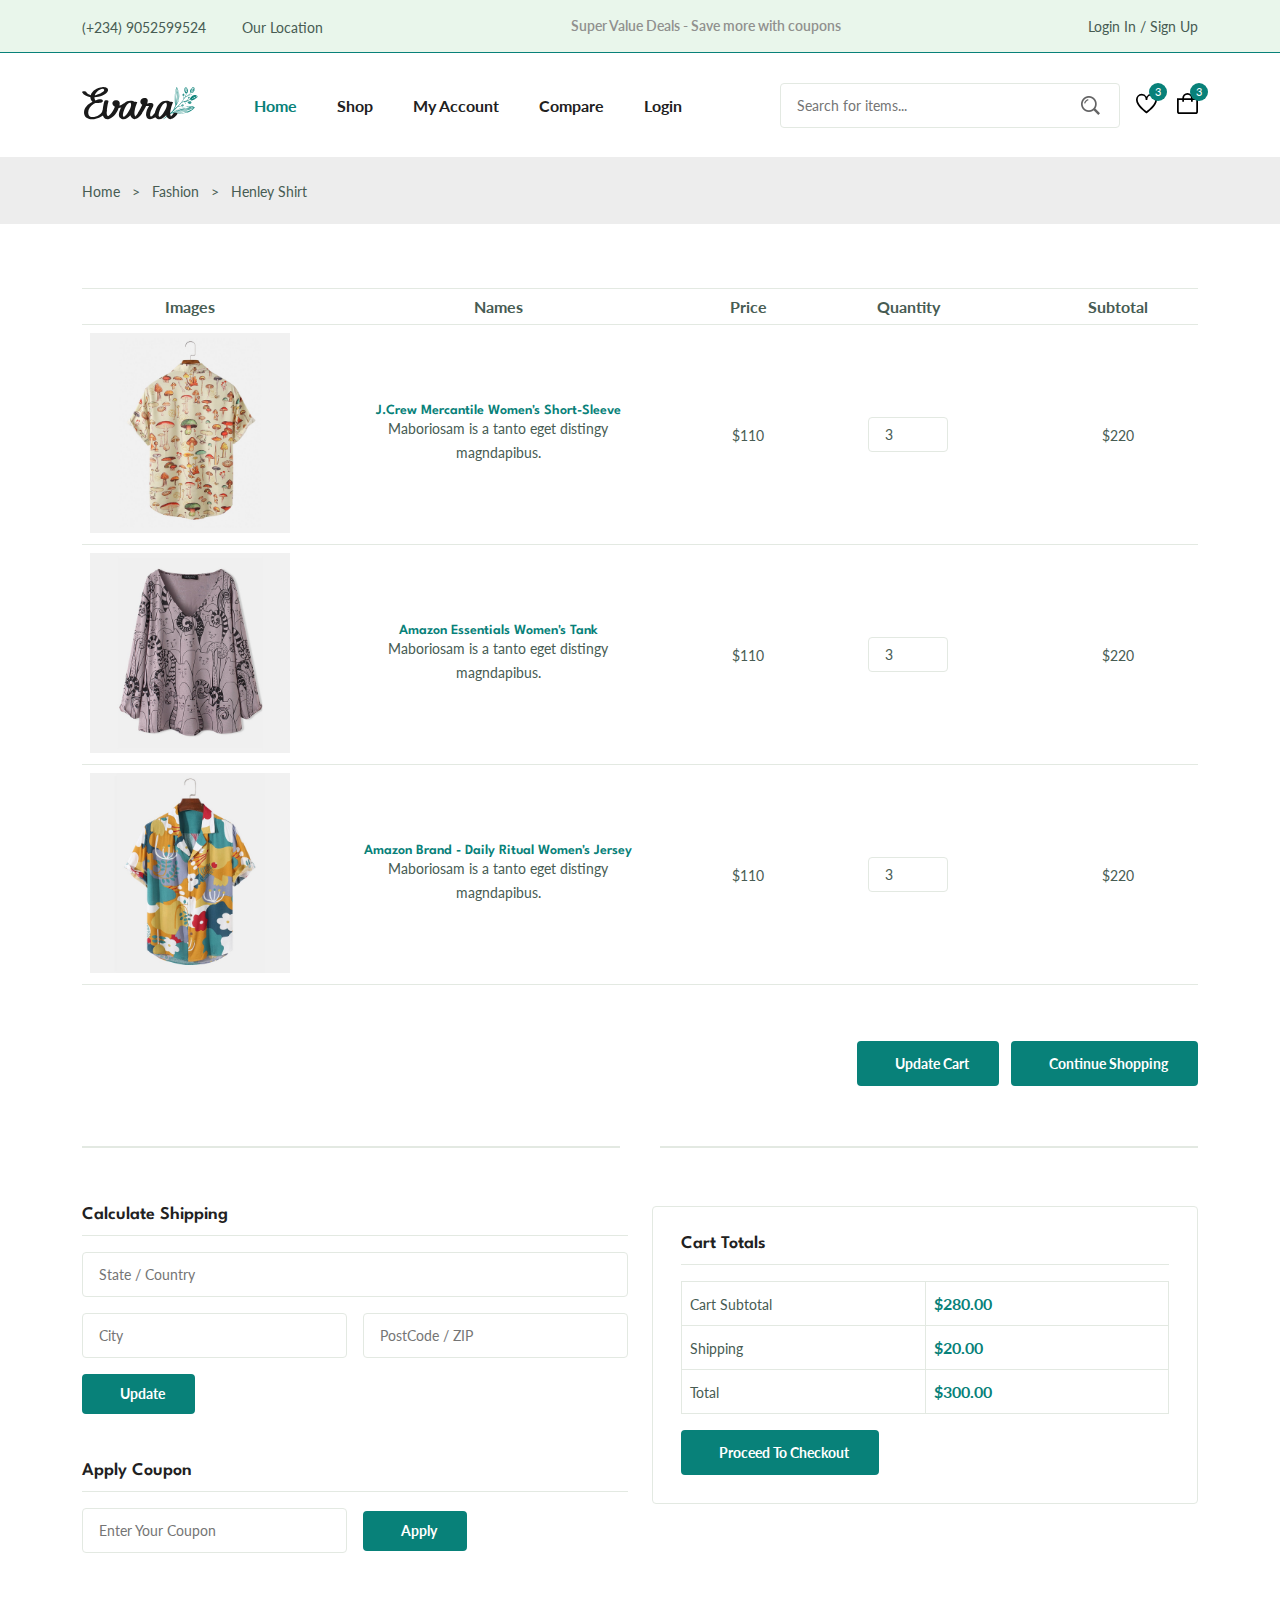
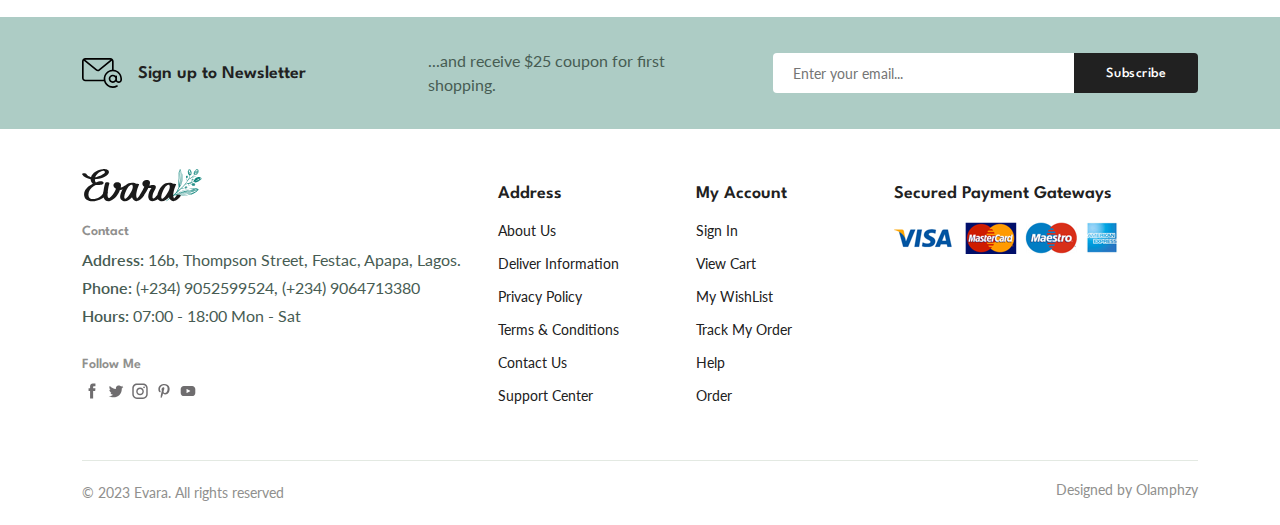
<file: Rhoncus ecommerce website/cart.html>
<!DOCTYPE html>
<html lang="en">
  <head>
    <meta charset="UTF-8" />
    <meta name="viewport" content="width=device-width, initial-scale=1.0" />

   <!--=============== FLATICON ===============-->
   <link rel="stylesheet" href="https://cdn-uicons.flaticon.com/uicons-regular-straight/css/uicons-regular-straight.css" />

   <!--=============== SWIPER CSS ===============-->
   <link rel="stylesheet" href="https://cdn.jsdelivr.net/npm/swiper@9/swiper-bundle.min.css" />

   <!--=============== CSS ===============-->
   <link rel="stylesheet" href="./assets/css/styles.css" />

    <title>Ecommerce Website</title>
  </head>
  <body>
    <!--=============== HEADER ===============-->
    <header class="header">
      <div class="header_top">
        <div class="header_container container">
          <div class="header_contact">
            <span>(+234) 9052599524</span>

            <span>Our Location</span>
          </div>

          <p class="header_alert-news">
            Super Value Deals - Save more with coupons
          </p>

          <a href="login-register.html" class="header_top-action">
            Login In / Sign Up
          </a>
        </div>
      </div>

    <nav class="nav container">
      <a href="index.html" class="nav_logo">
        <img src="assets/img/logo.svg" alt="" class="nav_logo-img"/>
      </a>

    <div class="nav_menu" id="nav-menu">
      <ul class="nav_list">
        <li class="nav_item">
          <a href="index.html" class="nav_link active-link">Home</a>
        </li>
        <li class="nav_item">
          <a href="shop.html" class="nav_link">Shop</a>
        </li>
        <li class="nav_item">
          <a href="accounts.html" class="nav_link">My Account</a>
        </li>
        <li class="nav_item">
          <a href="compare.html" class="nav_link">Compare</a>
        </li>
        <li class="nav_item">
          <a href="login-register.html" class="nav_link">Login</a>
        </li>
      </ul>

      <div class="header_search">
        <input type="text" placeholder="Search for items..." class="form_input"/>
        <button class="search_btn">
          <img src="assets/img/search.png" alt="">
        </button>
      </div>
    </div>

    <div class="header_user-action">
      <a href="wishlist.html" class="header_action-btn">
        <img src="assets/img/icon-heart.svg" alt=""/>
        <span class="count">3</span>
      </a>

      <a href="cart.html" class="header_action-btn">
        <img src="assets/img/icon-cart.svg" alt=""/>
        <span class="count">3</span>
      </a>
    </div>
  </nav>
  </header>

    <!--=============== MAIN ===============-->
    <main class="main">
      <!--=============== BREADCRUMB ===============-->
      <section class="breadcrumb">
        <ul class="breadcrumb_list flex container">
          <li><a href="index.html" class="breadcrumb_link">Home</a></li>
          <li><span class="breadcrumb_link">></span></li>
          <li><span class="breadcrumb_link">Fashion</span></li>
          <li><span class="breadcrumb_link">></span></li>
          <li><span class="breadcrumb_link">Henley Shirt</span></li>
        </ul>
      </section>

      <!--=============== CART ===============-->
      <section class="cart section--lg container">
        <div class="table_container">
          <table class="table">
            <tr>
              <th>Images</th>
              <th>Names</th>
              <th>Price</th>
              <th>Quantity</th>
              <th>Subtotal</th>
              <th>Remove</th>
            </tr>

            <tr>
              <td><img src="assets/img/product-1-2.jpg" alt="product-1-2" class="tab_img"></td>

              <td>
                <h3 class="table_title">
                J.Crew Mercantile Women's Short-Sleeve
              </h3>
              <p class="table_description">
                Maboriosam is a tanto eget distingy magndapibus.
              </p>
            </td>

            <td><span class="table_price">$110</span></td>

            <td><input type="number" value="3" class="quantity"></td>

            <td><span class="table_subtotal">$220</span></td>

            <td><i class="fi fi-rs-trash table_trash"></i></td>
            </tr>

            <tr>
              <td><img src="assets/img/product-7-1.jpg" alt="product-1-2" class="tab_img"></td>

              <td>
                <h3 class="table_title">
                Amazon Essentials Women's Tank
              </h3>
              <p class="table_description">
                Maboriosam is a tanto eget distingy magndapibus.
              </p>
            </td>

            <td><span class="table_price">$110</span></td>

            <td><input type="number" value="3" class="quantity"></td>

            <td><span class="table_subtotal">$220</span></td>

            <td><i class="fi fi-rs-trash table_trash"></i></td>
            </tr>

            <tr>
              <td><img src="assets/img/product-2-1.jpg" alt="product-1-2" class="tab_img"></td>

              <td>
                <h3 class="table_title">
                Amazon Brand - Daily Ritual Women's Jersey
              </h3>
              <p class="table_description">
                Maboriosam is a tanto eget distingy magndapibus.
              </p>
            </td>

            <td><span class="table_price">$110</span></td>

            <td><input type="number" value="3" class="quantity"></td>

            <td><span class="table_subtotal">$220</span></td>

            <td><i class="fi fi-rs-trash table_trash"></i></td>
            </tr>
          </table>
        </div>

        <div class="cart_actions">
          <a href="" class="btn flex btn-md">
          <i class="fi-rs-shuffle"></i> Update Cart
        </a>

        <a href="" class="btn flex btn-md">
          <i class="fi-rs-shopping-bag"></i> Continue Shopping
        </a>
        </div>

        <div class="divider">
          <i class="fi fi-rs-fingerprint"></i>
        </div>

        <div class="cart_group grid">
          <div>
            <div class="cart_shipping">
              <h3 class="section_title">Calculate Shipping</h3>

              <form action="" class="form grid">
                <input type="text" placeholder="State / Country" class="form_input">

                <div class="form_group grid">
                <input type="text" placeholder="City" class="form_input">

                <input type="text" placeholder="PostCode / ZIP" class="form_input">
                </div>

                <div class="form_btn">
                  <button class="btn flex btn-sm">
                    <i class="fi-rs-shuffle"></i> Update
                  </button>
                </div>
              </form>
            </div>

            <div class="cart_coupon">
              <h3 class="section_title">Apply Coupon</h3>

              <form action="" class="coupon_form form grid">
                <div class="form_group grid">
                  <input type="text" placeholder="Enter Your Coupon " class="form_input">

                  <div class="form_">
                    <button class="btn flex btn-sm">
                    <i class="fi-rs-label"></i> Apply
                  </button>
                  </div>
                </div>
              </form>
            </div>
          </div>

          <div class="cart_total">
            <h3 class="section_title">Cart Totals</h3>

            <table class="cart_total-table">
              <tr>
                <td><span class="cart_total-title"> Cart Subtotal</span></td>
                <td><span class="cart_total-price">$280.00</span></td>
              </tr>

              <tr>
                <td><span class="cart_total-title"> Shipping</span></td>
                <td><span class="cart_total-price">$20.00</span></td>
              </tr>

              <tr>
                <td><span class="cart_total-title"> Total</span></td>
                <td><span class="cart_total-price">$300.00</span></td>
              </tr>
            </table>

            <a href="checkout.html" class="btn flex btn-md">
              <i class="fi fi-rs-box-alt"></i> Proceed To Checkout
            </a>
          </div>
        </div>
      </section>

      <!--=============== NEWSLETTER ===============-->
      <section class="newsletter section">
        <div class="newsletter_container container grid">
          <h3 class="newsletter_title flex">
            <img src="assets/img/icon-email.svg" alt="" class="newsletter_icon"/>
            Sign up to Newsletter
          </h3>

          <p class="newsletter_description">
            ...and receive $25 coupon for first shopping.
          </p>

          <form class="newsletter_form">
            <input type="text" placeholder="Enter your email..." class="newsletter_input"/>
            <button type="submit" class="newsletter_btn">Subscribe</button>
          </form>
        </div>
      </section>
    </main>

    <!--=============== FOOTER ===============-->
    <footer class="footer container">
      <div class="footer_container grid">
        <div class="footer_content">
          <a href="index.html" class="footer_logo">
            <img src="assets/img/logo.svg" alt="" class="footer_logo-img">
          </a>

          <h4 class="footer_subtitle">Contact</h4>

          <p class="footer_description">
            <span>Address:</span> 16b, Thompson Street, Festac, Apapa, Lagos.
          </p>

          <p class="footer_description">
            <span>Phone:</span> (+234) 9052599524, (+234) 9064713380
          </p>

          <p class="footer_description">
            <span>Hours:</span> 07:00 - 18:00 Mon - Sat
          </p>

          <div class="footer_social">
            <h4 class="footer_subtitle">Follow Me</h4>

            <div class="footer_social-links flex">
              <a href="">
                <img src="assets/img/icon-facebook.svg" alt="" class="footer-social-icon"/>
              </a>

              <a href="">
                <img src="assets/img/icon-twitter.svg" alt="" class="footer-social-icon"/>
              </a>

              <a href="">
                <img src="assets/img/icon-instagram.svg" alt="" class="footer-social-icon"/>
              </a>

              <a href="">
                <img src="assets/img/icon-pinterest.svg" alt="" class="footer-social-icon"/>
              </a>

              <a href="">
                <img src="assets/img/icon-youtube.svg" alt="" class="footer-social-icon"/>
              </a>
            </div>
          </div>
        </div>

        <div class="footer_content">
          <h3 class="footer_title">Address</h3>

          <ul class="footer_links">
            <li><a href="" class="footer-link">About Us</a></li>
            <li><a href="" class="footer-link">Deliver Information</a></li>
            <li><a href="" class="footer-link">Privacy Policy</a></li>
            <li><a href="" class="footer-link">Terms & Conditions</a></li>
            <li><a href="" class="footer-link">Contact Us</a></li>
            <li><a href="" class="footer-link">Support Center</a></li>
          </ul>
        </div>

        <div class="footer_content">
          <h3 class="footer_title">My Account</h3>

          <ul class="footer_links">
            <li><a href="" class="footer-link">Sign In</a></li>
            <li><a href="" class="footer-link">View Cart</a></li>
            <li><a href="" class="footer-link">My WishList</a></li>
            <li><a href="" class="footer-link">Track My Order</a></li>
            <li><a href="" class="footer-link">Help</a></li>
            <li><a href="" class="footer-link">Order</a></li>
          </ul>
        </div>

        <div class="footer_content">
          <h3 class="footer_title">Secured Payment Gateways</h3>

          <img src="assets/img/payment-method.png" alt="" class="payment_img">
        </div>
      </div>

      <div class="footer_bottom">
        <p class="copyright">&copy; 2023 Evara. All rights reserved</p>
        <span class="designer">Designed by Olamphzy</span>
      </div>
    </footer>

   <!--=============== SWIPER JS ===============-->
   <script src="https://cdn.jsdelivr.net/npm/swiper@9/swiper-bundle.min.js"></script>

   <!--=============== MAIN JS ===============-->
   <script src="assets/js/main.js"></script>
  </body>
</html>
</file>
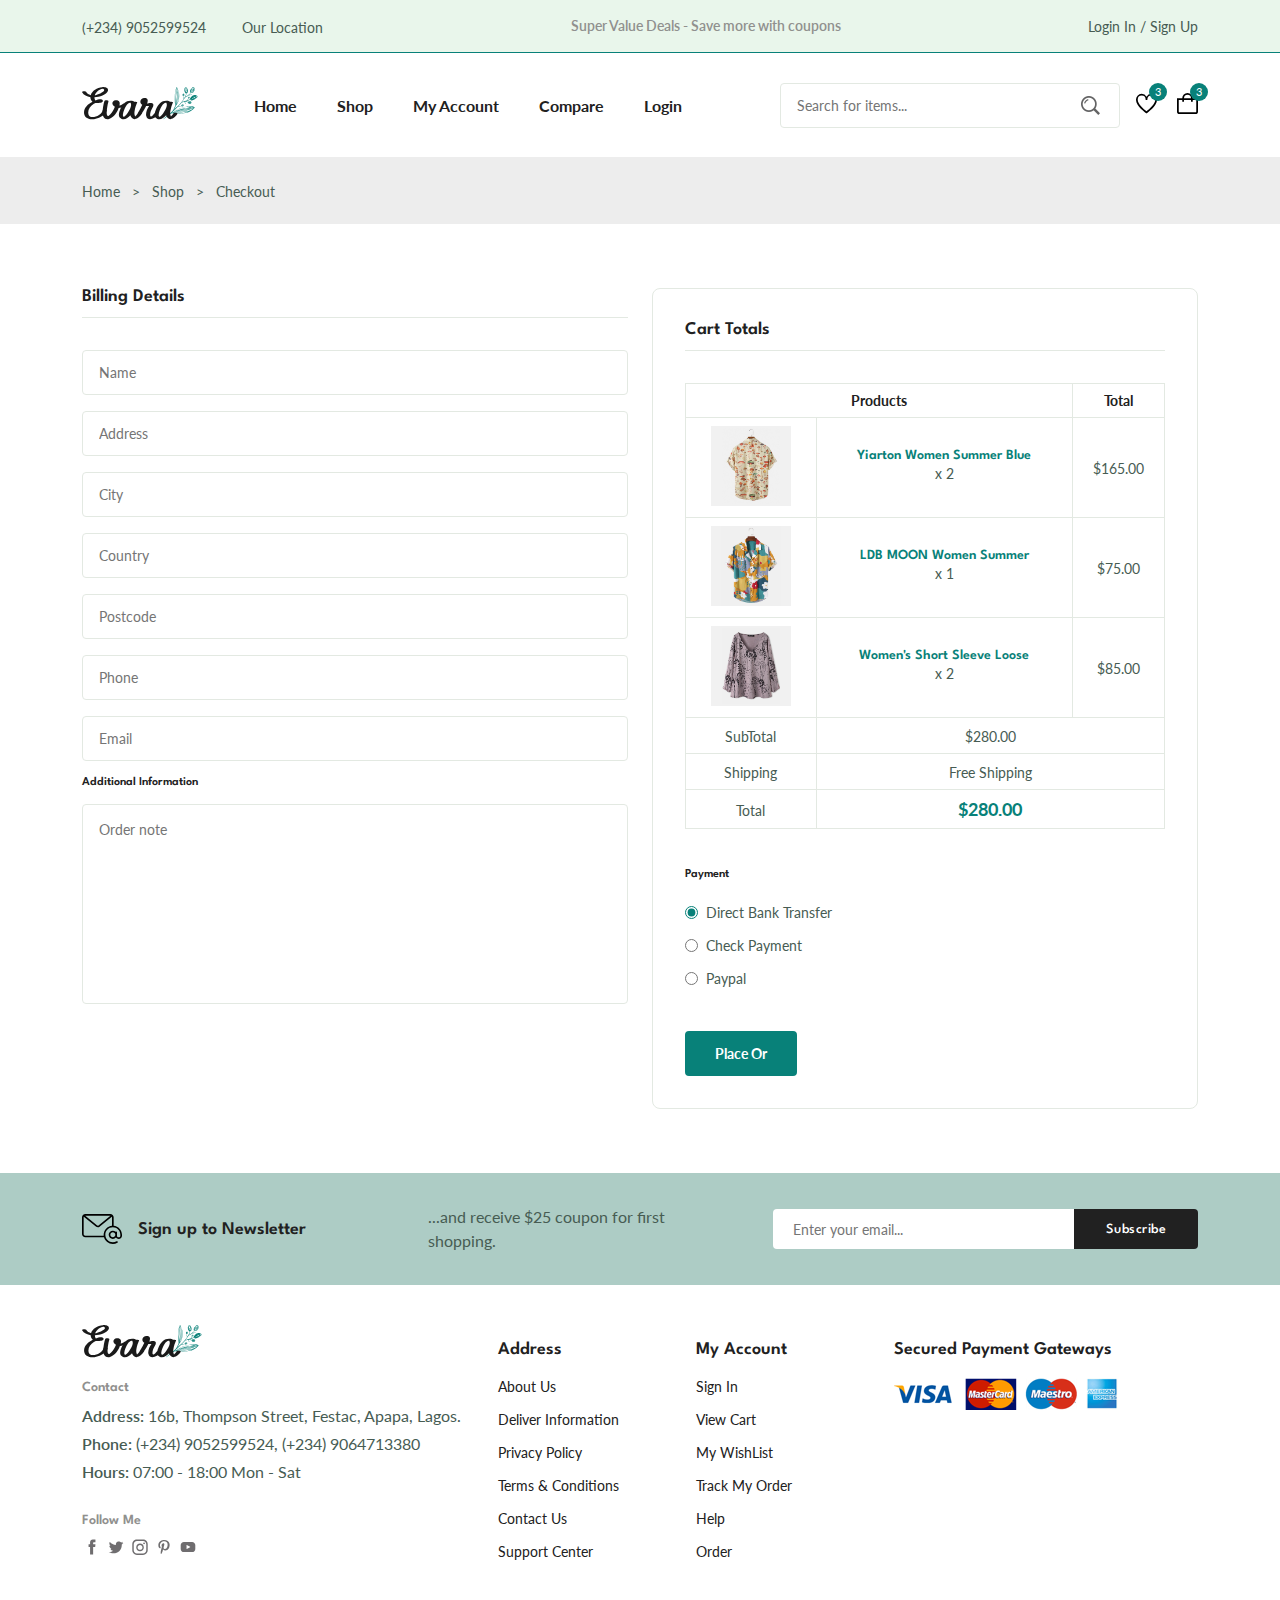
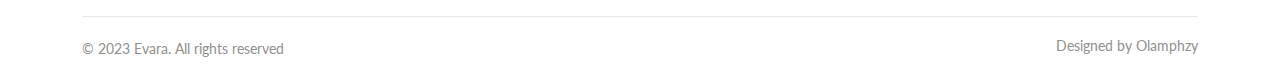
<file: Rhoncus ecommerce website/checkout.html>
<!DOCTYPE html>
<html lang="en">
  <head>
    <meta charset="UTF-8" />
    <meta name="viewport" content="width=device-width, initial-scale=1.0" />

    <!--=============== FLATICON ===============-->
   <link rel="stylesheet" href="https://cdn-uicons.flaticon.com/uicons-regular-straight/css/uicons-regular-straight.css" />

   <!--=============== SWIPER CSS ===============-->
   <link rel="stylesheet" href="https://cdn.jsdelivr.net/npm/swiper@9/swiper-bundle.min.css" />

   <!--=============== CSS ===============-->
   <link rel="stylesheet" href="./assets/css/styles.css" />

    <title>Ecommerce Website</title>
  </head>
  <body>
    <!--=============== HEADER ===============-->
    <header class="header">
      <div class="header_top">
        <div class="header_container container">
          <div class="header_contact">
            <span>(+234) 9052599524</span>

            <span>Our Location</span>
          </div>

          <p class="header_alert-news">
            Super Value Deals - Save more with coupons
          </p>

          <a href="login-register.html" class="header_top-action">
            Login In / Sign Up
          </a>
        </div>
      </div>

    <nav class="nav container">
      <a href="index.html" class="nav_logo">
        <img src="assets/img/logo.svg" alt="" class="nav_logo-img"/>
      </a>

    <div class="nav_menu" id="nav-menu">
      <ul class="nav_list">
        <li class="nav_item">
          <a href="index.html" class="nav_link">Home</a>
        </li>
        <li class="nav_item">
          <a href="shop.html" class="nav_link">Shop</a>
        </li>
        <li class="nav_item">
          <a href="accounts.html" class="nav_link">My Account</a>
        </li>
        <li class="nav_item">
          <a href="compare.html" class="nav_link">Compare</a>
        </li>
        <li class="nav_item">
          <a href="login-register.html" class="nav_link">Login</a>
        </li>
      </ul>

      <div class="header_search">
        <input type="text" placeholder="Search for items..." class="form_input"/>
        <button class="search_btn">
          <img src="assets/img/search.png" alt="">
        </button>
      </div>
    </div>

    <div class="header_user-action">
      <a href="wishlist.html" class="header_action-btn">
        <img src="assets/img/icon-heart.svg" alt=""/>
        <span class="count">3</span>
      </a>

      <a href="cart.html" class="header_action-btn">
        <img src="assets/img/icon-cart.svg" alt=""/>
        <span class="count">3</span>
      </a>
    </div>
  </nav>
  </header>

    <!--=============== MAIN ===============-->
    <main class="main">
      <!--=============== BREADCRUMB ===============-->
      <section class="breadcrumb">
        <ul class="breadcrumb_list flex container">
          <li><a href="index.html" class="breadcrumb_link">Home</a></li>
          <li><span class="breadcrumb_link">></span></li>
          <li><span class="breadcrumb_link"> Shop</span></li>
          <li><span class="breadcrumb_link">></span></li>
          <li><span class="breadcrumb_link"> Checkout</span></li>
        </ul>
      </section>

      <!--=============== CHECKOUT ===============-->
      <section class="checkout section--lg">
        <div class="checkout_container container grid">
          <div class="checkout_group">
            <h3 class="section_title">Billing Details</h3>

            <form action="" class="form grid">
              <input type="text" placeholder="Name" class="form_input">

              <input type="text" placeholder="Address" class="form_input">

              <input type="text" placeholder="City" class="form_input">

              <input type="text" placeholder="Country" class="form_input">

              <input type="text" placeholder="Postcode" class="form_input">

              <input type="text" placeholder="Phone" class="form_input">

              <input type="email" placeholder="Email" class="form_input">


              <h3 class="checkout_title">Additional Information</h3>
              <textarea name="" placeholder="Order note" id="" cols="30" class="form_input textarea" rows="10"></textarea>


            </form>
          </div>

          <div class="checkout_group">
            <h3 class="section_title">Cart Totals</h3>

            <table class="order_table">
              <tr>
                <th colspan="2">Products</th>
                <th>Total</th>
              </tr>

              <tr>
                <td><img src="assets/img/product-1-2.jpg" class="order_img" alt=""></td>

                <td>
                  <h3 class="table_title">Yiarton Women Summer Blue</h3>
                  <p class="table_quantity">x 2</p>
                </td>

                <td><span class="table_price">$165.00</span></td>
              </tr>

              <tr>
                <td><img src="assets/img/product-2-1.jpg" class="order_img" alt=""></td>

                <td>
                  <h3 class="table_title">LDB MOON Women Summer</h3>
                  <p class="table_quantity">x 1</p>
                </td>

                <td><span class="table_price">$75.00</span></td>
              </tr>

              <tr>
                <td><img src="assets/img/product-7-1.jpg" class="order_img" alt=""></td>

                <td>
                  <h3 class="table_title">Women's Short Sleeve Loose</h3>
                  <p class="table_quantity">x 2</p>
                </td>

                <td><span class="table_price">$85.00</span></td>
              </tr>

              <tr>
                <td> 
                <span class="order_subtitle">SubTotal</span>
                </td>
              <td colspan="2"><span class="table_price">$280.00</span></td>
              </tr>

              <tr>
                <td> 
                <span class="order_subtitle">Shipping</span>
                </td>
                <td colspan="2"><span class="table_price">Free Shipping</span></td>
              </tr>

              <tr>
                <td> 
                <span class="order_subtitle">Total</span>
                </td>
                <td colspan="2"><span class="order_grand-total">$280.00</span></td>
              </tr>
            </table>

            <div class="payment_method">
              <h3 class="checkout_title payment_title">Payment</h3>

              <div class="payment_option flex">
                <input type="radio" name="radio" checked class="payment_input">
                <label for="" class="payment_label">Direct Bank Transfer</label>
              </div>

              <div class="payment_option flex">
                <input type="radio" name="radio" class="payment_input">
                <label for="" class="payment_label">Check Payment</label>
              </div>

              <div class="payment_option flex">
                <input type="radio" name="radio" class="payment_input">
                <label for="" class="payment_label">Paypal</label>
              </div>
            </div>

            <button class="btn btn-md">Place Or</button>
          </div>
        </div>
      </section>

      <!--=============== NEWSLETTER ===============-->
      <section class="newsletter section">
        <div class="newsletter_container container grid">
          <h3 class="newsletter_title flex">
            <img src="assets/img/icon-email.svg" alt="" class="newsletter_icon"/>
            Sign up to Newsletter
          </h3>

          <p class="newsletter_description">
            ...and receive $25 coupon for first shopping.
          </p>

          <form class="newsletter_form">
            <input type="text" placeholder="Enter your email..." class="newsletter_input"/>
            <button type="submit" class="newsletter_btn">Subscribe</button>
          </form>
        </div>
      </section>
    </main>

    <!--=============== FOOTER ===============-->
    <footer class="footer container">
      <div class="footer_container grid">
        <div class="footer_content">
          <a href="index.html" class="footer_logo">
            <img src="assets/img/logo.svg" alt="" class="footer_logo-img">
          </a>

          <h4 class="footer_subtitle">Contact</h4>

          <p class="footer_description">
            <span>Address:</span> 16b, Thompson Street, Festac, Apapa, Lagos.
          </p>

          <p class="footer_description">
            <span>Phone:</span> (+234) 9052599524, (+234) 9064713380
          </p>

          <p class="footer_description">
            <span>Hours:</span> 07:00 - 18:00 Mon - Sat
          </p>

          <div class="footer_social">
            <h4 class="footer_subtitle">Follow Me</h4>

            <div class="footer_social-links flex">
              <a href="">
                <img src="assets/img/icon-facebook.svg" alt="" class="footer-social-icon"/>
              </a>

              <a href="">
                <img src="assets/img/icon-twitter.svg" alt="" class="footer-social-icon"/>
              </a>

              <a href="">
                <img src="assets/img/icon-instagram.svg" alt="" class="footer-social-icon"/>
              </a>

              <a href="">
                <img src="assets/img/icon-pinterest.svg" alt="" class="footer-social-icon"/>
              </a>

              <a href="">
                <img src="assets/img/icon-youtube.svg" alt="" class="footer-social-icon"/>
              </a>
            </div>
          </div>
        </div>

        <div class="footer_content">
          <h3 class="footer_title">Address</h3>

          <ul class="footer_links">
            <li><a href="" class="footer-link">About Us</a></li>
            <li><a href="" class="footer-link">Deliver Information</a></li>
            <li><a href="" class="footer-link">Privacy Policy</a></li>
            <li><a href="" class="footer-link">Terms & Conditions</a></li>
            <li><a href="" class="footer-link">Contact Us</a></li>
            <li><a href="" class="footer-link">Support Center</a></li>
          </ul>
        </div>

        <div class="footer_content">
          <h3 class="footer_title">My Account</h3>

          <ul class="footer_links">
            <li><a href="" class="footer-link">Sign In</a></li>
            <li><a href="" class="footer-link">View Cart</a></li>
            <li><a href="" class="footer-link">My WishList</a></li>
            <li><a href="" class="footer-link">Track My Order</a></li>
            <li><a href="" class="footer-link">Help</a></li>
            <li><a href="" class="footer-link">Order</a></li>
          </ul>
        </div>

        <div class="footer_content">
          <h3 class="footer_title">Secured Payment Gateways</h3>

          <img src="assets/img/payment-method.png" alt="" class="payment_img">
        </div>
      </div>

      <div class="footer_bottom">
        <p class="copyright">&copy; 2023 Evara. All rights reserved</p>
        <span class="designer">Designed by Olamphzy</span>
      </div>
    </footer>

   <!--=============== SWIPER JS ===============-->
   <script src="https://cdn.jsdelivr.net/npm/swiper@9/swiper-bundle.min.js"></script>

   <!--=============== MAIN JS ===============-->
   <script src="assets/js/main.js"></script>
  </body>
</html>
</file>
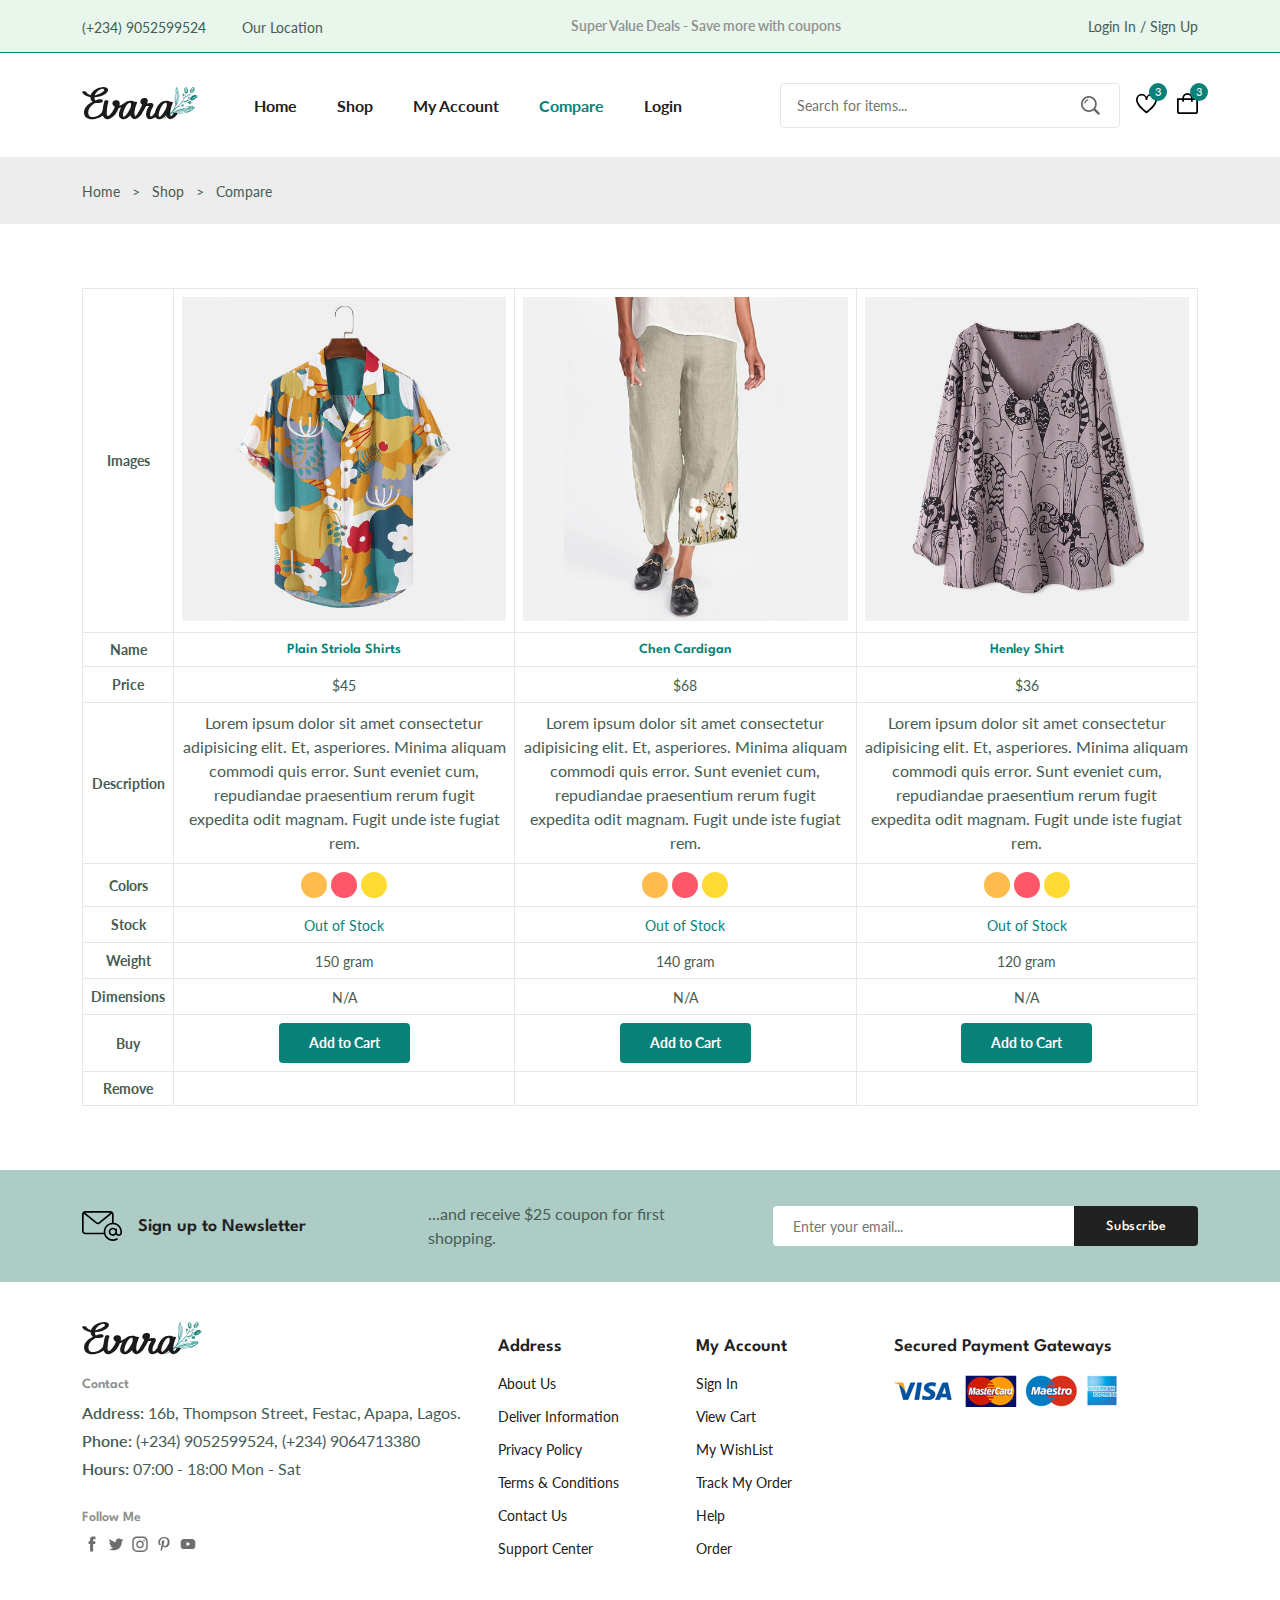
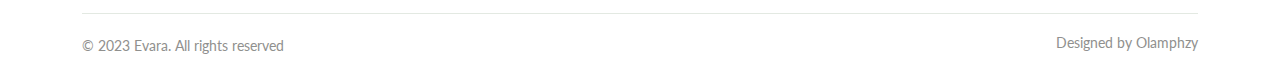
<file: Rhoncus ecommerce website/compare.html>
<!DOCTYPE html>
<html lang="en">
  <head>
    <meta charset="UTF-8" />
    <meta name="viewport" content="width=device-width, initial-scale=1.0" />

   <!--=============== FLATICON ===============-->
   <link rel="stylesheet" href="https://cdn-uicons.flaticon.com/uicons-regular-straight/css/uicons-regular-straight.css" />

   <!--=============== SWIPER CSS ===============-->
   <link rel="stylesheet" href="https://cdn.jsdelivr.net/npm/swiper@9/swiper-bundle.min.css" />

   <!--=============== CSS ===============-->
   <link rel="stylesheet" href="./assets/css/styles.css" />

    <title>Ecommerce Website</title>
  </head>
  <body>
    <!--=============== HEADER ===============-->
    <header class="header">
      <div class="header_top">
        <div class="header_container container">
          <div class="header_contact">
            <span>(+234) 9052599524</span>

            <span>Our Location</span>
          </div>

          <p class="header_alert-news">
            Super Value Deals - Save more with coupons
          </p>

          <a href="login-register.html" class="header_top-action">
            Login In / Sign Up
          </a>
        </div>
      </div>

    <nav class="nav container">
      <a href="index.html" class="nav_logo">
        <img src="assets/img/logo.svg" alt="" class="nav_logo-img"/>
      </a>

    <div class="nav_menu" id="nav-menu">
      <ul class="nav_list">
        <li class="nav_item">
          <a href="index.html" class="nav_link">Home</a>
        </li>
        <li class="nav_item">
          <a href="shop.html" class="nav_link">Shop</a>
        </li>
        <li class="nav_item">
          <a href="accounts.html" class="nav_link">My Account</a>
        </li>
        <li class="nav_item">
          <a href="compare.html" class="nav_link active-link">Compare</a>
        </li>
        <li class="nav_item">
          <a href="login-register.html" class="nav_link">Login</a>
        </li>
      </ul>

      <div class="header_search">
        <input type="text" placeholder="Search for items..." class="form_input"/>
        <button class="search_btn">
          <img src="assets/img/search.png" alt="">
        </button>
      </div>
    </div>

    <div class="header_user-action">
      <a href="wishlist.html" class="header_action-btn">
        <img src="assets/img/icon-heart.svg" alt=""/>
        <span class="count">3</span>
      </a>

      <a href="cart.html" class="header_action-btn">
        <img src="assets/img/icon-cart.svg" alt=""/>
        <span class="count">3</span>
      </a>
    </div>
  </nav>
  </header>

    <!--=============== MAIN ===============-->
    <main class="main">
      <!--=============== BREADCRUMB ===============-->
      <section class="breadcrumb">
        <ul class="breadcrumb_list flex container">
          <li><a href="index.html" class="breadcrumb_link">Home</a></li>
          <li><span class="breadcrumb_link">></span></li>
          <li><span class="breadcrumb_link"> Shop</span></li>
          <li><span class="breadcrumb_link">></span></li>
          <li><span class="breadcrumb_link"> Compare</span></li>
        </ul>
      </section>
      <!--=============== COMPARE ===============-->
      <section class="compare container section--lg">
        <table class="compare_table">
          <tr>
            <th>Images</th>
            <td><img src="assets/img/product-2-1.jpg" alt="" class="compare_img"/></td>

            <td><img src="assets/img/product-4-1.jpg" alt="" class="compare_img"/></td>

            <td><img src="assets/img/product-7-1.jpg" alt="" class="compare_img"/></td>

          </tr>

          <tr>
            <th>Name</th>
            <td><h3 class="table_title">Plain Striola Shirts</h3></td>
            <td><h3 class="table_title">Chen Cardigan</h3></td>
            <td><h3 class="table_title">Henley Shirt</h3></td>
          </tr>

          <tr>
            <th>Price</th>
            <td><span class="table_price">$45</span></td>
            <td><span class="table_price">$68</span></td>
            <td><span class="table_price">$36</span></td>
          </tr>

          <tr>
            <th><span class="footer_description">Description</span></th>
            <td><p>
              Lorem ipsum dolor sit amet consectetur adipisicing elit. 
              Et, asperiores. Minima aliquam commodi quis error. Sunt eveniet cum, 
              repudiandae praesentium rerum fugit expedita odit magnam. Fugit unde iste fugiat rem.
            </p></td>

            <td><p>
              Lorem ipsum dolor sit amet consectetur adipisicing elit. 
              Et, asperiores. Minima aliquam commodi quis error. Sunt eveniet cum, 
              repudiandae praesentium rerum fugit expedita odit magnam. Fugit unde iste fugiat rem.
            </p></td>

            <td><p>
              Lorem ipsum dolor sit amet consectetur adipisicing elit. 
              Et, asperiores. Minima aliquam commodi quis error. Sunt eveniet cum, 
              repudiandae praesentium rerum fugit expedita odit magnam. Fugit unde iste fugiat rem.
            </p></td>
          </tr>

          <tr>
            <th>Colors</th>
            <td>
              <ul class="color_list compare_colors">
              <li>
                <a href="#" class="color_link" style="background-color: hsl(37, 100%, 65%);"></a>
              </li>
              <li>
                <a href="#" class="color_link" style="background-color: hsl(353, 100%, 67%);"></a>
              </li> 
              <li>
                <a href="#" class="color_link" style="background-color: hsl(49, 100%, 60%);"></a>
              </li>
            </ul>
          </td>

          <td>
            <ul class="color_list compare_colors">
            <li>
              <a href="#" class="color_link" style="background-color: hsl(37, 100%, 65%);"></a>
            </li>
            <li>
              <a href="#" class="color_link" style="background-color: hsl(353, 100%, 67%);"></a>
            </li> 
            <li>
              <a href="#" class="color_link" style="background-color: hsl(49, 100%, 60%);"></a>
            </li>
          </ul>
          </td>

          <td>
          <ul class="color_list compare_colors">
          <li>
            <a href="#" class="color_link" style="background-color: hsl(37, 100%, 65%);"></a>
          </li>
          <li>
            <a href="#" class="color_link" style="background-color: hsl(353, 100%, 67%);"></a>
          </li> 
          <li>
            <a href="#" class="color_link" style="background-color: hsl(49, 100%, 60%);"></a>
          </li>
        </ul>
          </td>
        </tr>

          <tr>
          <th>Stock </th>
          <td><span class="table_stock">Out of Stock</span></td>
          <td><span class="table_stock">Out of Stock</span></td>
          <td><span class="table_stock">Out of Stock</span></td>
          </tr>

          <tr>
            <th>Weight </th>
            <td><span class="table_weight">150 gram</span></td>
            <td><span class="table_weight">140 gram</span></td>
            <td><span class="table_weight">120 gram</span></td>
            </tr>

            <tr>
              <th>Dimensions</th>
              <td><span class="table_dimension">N/A</span></td>
              <td><span class="table_dimension">N/A</span></td>
              <td><span class="table_dimension">N/A</span></td>
            </tr>

            <tr>
              <th>Buy</th>
              <td><a href="" class="btn btn-sm">Add to Cart</a></td>
              <td><a href="" class="btn btn-sm">Add to Cart</a></td>
              <td><a href="" class="btn btn-sm">Add to Cart</a></td>
            </tr>

            <tr>
              <th>Remove</th>
              <td><i class="fi fi-rs-trash table_trash"></i></td>
              <td><i class="fi fi-rs-trash table_trash"></i></td>
              <td><i class="fi fi-rs-trash table_trash"></i></td>
            </tr>
        </table>
      </section>

        <!--=============== NEWSLETTER ===============-->
        <section class="newsletter section">
          <div class="newsletter_container container grid">
            <h3 class="newsletter_title flex">
              <img src="assets/img/icon-email.svg" alt="" class="newsletter_icon"/>
              Sign up to Newsletter
            </h3>
  
            <p class="newsletter_description">
              ...and receive $25 coupon for first shopping.
            </p>
  
            <form class="newsletter_form">
              <input type="text" placeholder="Enter your email..." class="newsletter_input"/>
              <button type="submit" class="newsletter_btn">Subscribe</button>
            </form>
          </div>
        </section>
      </main>
  
      <!--=============== FOOTER ===============-->
      <footer class="footer container">
        <div class="footer_container grid">
          <div class="footer_content">
            <a href="index.html" class="footer_logo">
              <img src="assets/img/logo.svg" alt="" class="footer_logo-img">
            </a>
  
            <h4 class="footer_subtitle">Contact</h4>
  
            <p class="footer_description">
              <span>Address:</span> 16b, Thompson Street, Festac, Apapa, Lagos.
            </p>
  
            <p class="footer_description">
              <span>Phone:</span> (+234) 9052599524, (+234) 9064713380
            </p>
  
            <p class="footer_description">
              <span>Hours:</span> 07:00 - 18:00 Mon - Sat
            </p>
  
            <div class="footer_social">
              <h4 class="footer_subtitle">Follow Me</h4>
  
              <div class="footer_social-links flex">
                <a href="">
                  <img src="assets/img/icon-facebook.svg" alt="" class="footer-social-icon"/>
                </a>
  
                <a href="">
                  <img src="assets/img/icon-twitter.svg" alt="" class="footer-social-icon"/>
                </a>
  
                <a href="">
                  <img src="assets/img/icon-instagram.svg" alt="" class="footer-social-icon"/>
                </a>
  
                <a href="">
                  <img src="assets/img/icon-pinterest.svg" alt="" class="footer-social-icon"/>
                </a>
  
                <a href="">
                  <img src="assets/img/icon-youtube.svg" alt="" class="footer-social-icon"/>
                </a>
              </div>
            </div>
          </div>
  
          <div class="footer_content">
            <h3 class="footer_title">Address</h3>
  
            <ul class="footer_links">
              <li><a href="" class="footer-link">About Us</a></li>
              <li><a href="" class="footer-link">Deliver Information</a></li>
              <li><a href="" class="footer-link">Privacy Policy</a></li>
              <li><a href="" class="footer-link">Terms & Conditions</a></li>
              <li><a href="" class="footer-link">Contact Us</a></li>
              <li><a href="" class="footer-link">Support Center</a></li>
            </ul>
          </div>
  
          <div class="footer_content">
            <h3 class="footer_title">My Account</h3>
  
            <ul class="footer_links">
              <li><a href="" class="footer-link">Sign In</a></li>
              <li><a href="" class="footer-link">View Cart</a></li>
              <li><a href="" class="footer-link">My WishList</a></li>
              <li><a href="" class="footer-link">Track My Order</a></li>
              <li><a href="" class="footer-link">Help</a></li>
              <li><a href="" class="footer-link">Order</a></li>
            </ul>
          </div>
  
          <div class="footer_content">
            <h3 class="footer_title">Secured Payment Gateways</h3>
  
            <img src="assets/img/payment-method.png" alt="" class="payment_img">
          </div>
        </div>
  
        <div class="footer_bottom">
          <p class="copyright">&copy; 2023 Evara. All rights reserved</p>
          <span class="designer">Designed by Olamphzy</span>
        </div>
      </footer>
  
     <!--=============== SWIPER JS ===============-->
     <script src="https://cdn.jsdelivr.net/npm/swiper@9/swiper-bundle.min.js"></script>
  
     <!--=============== MAIN JS ===============-->
     <script src="assets/js/main.js"></script>
  </body>
</html>
</file>
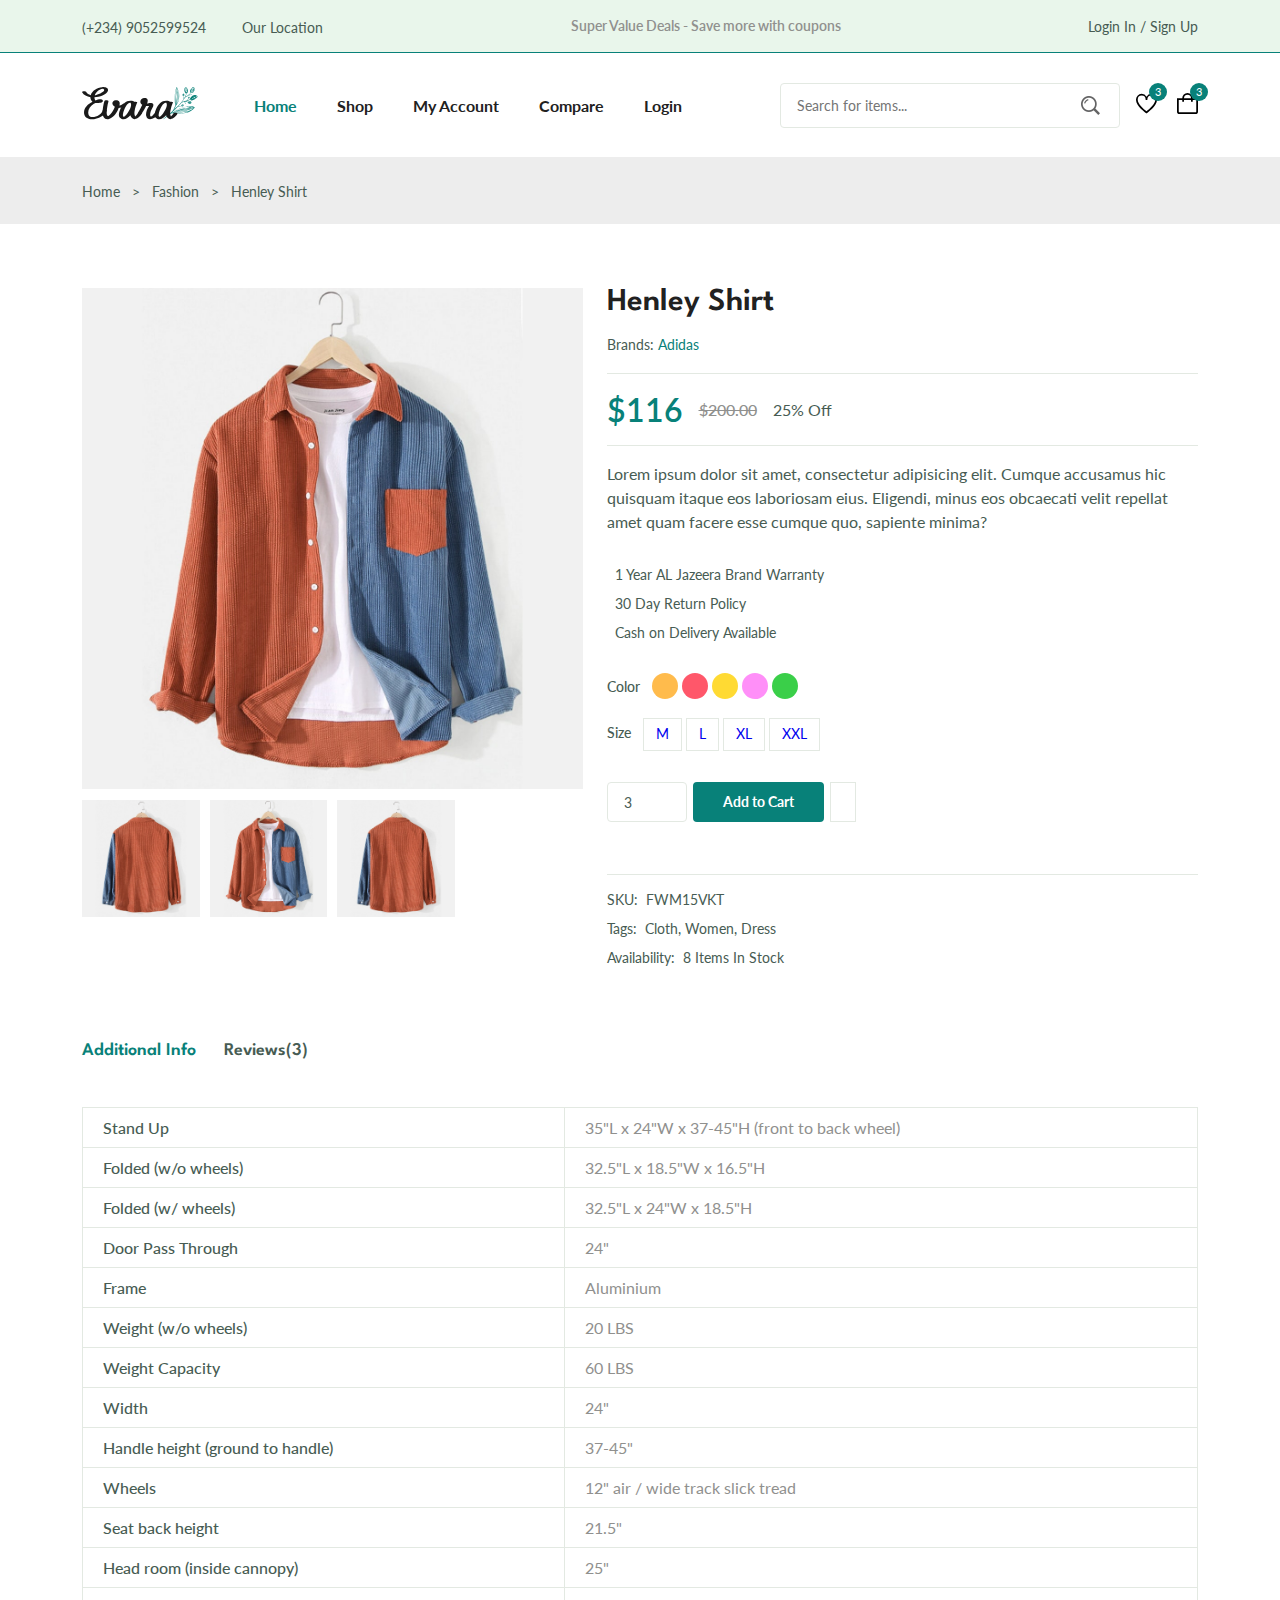
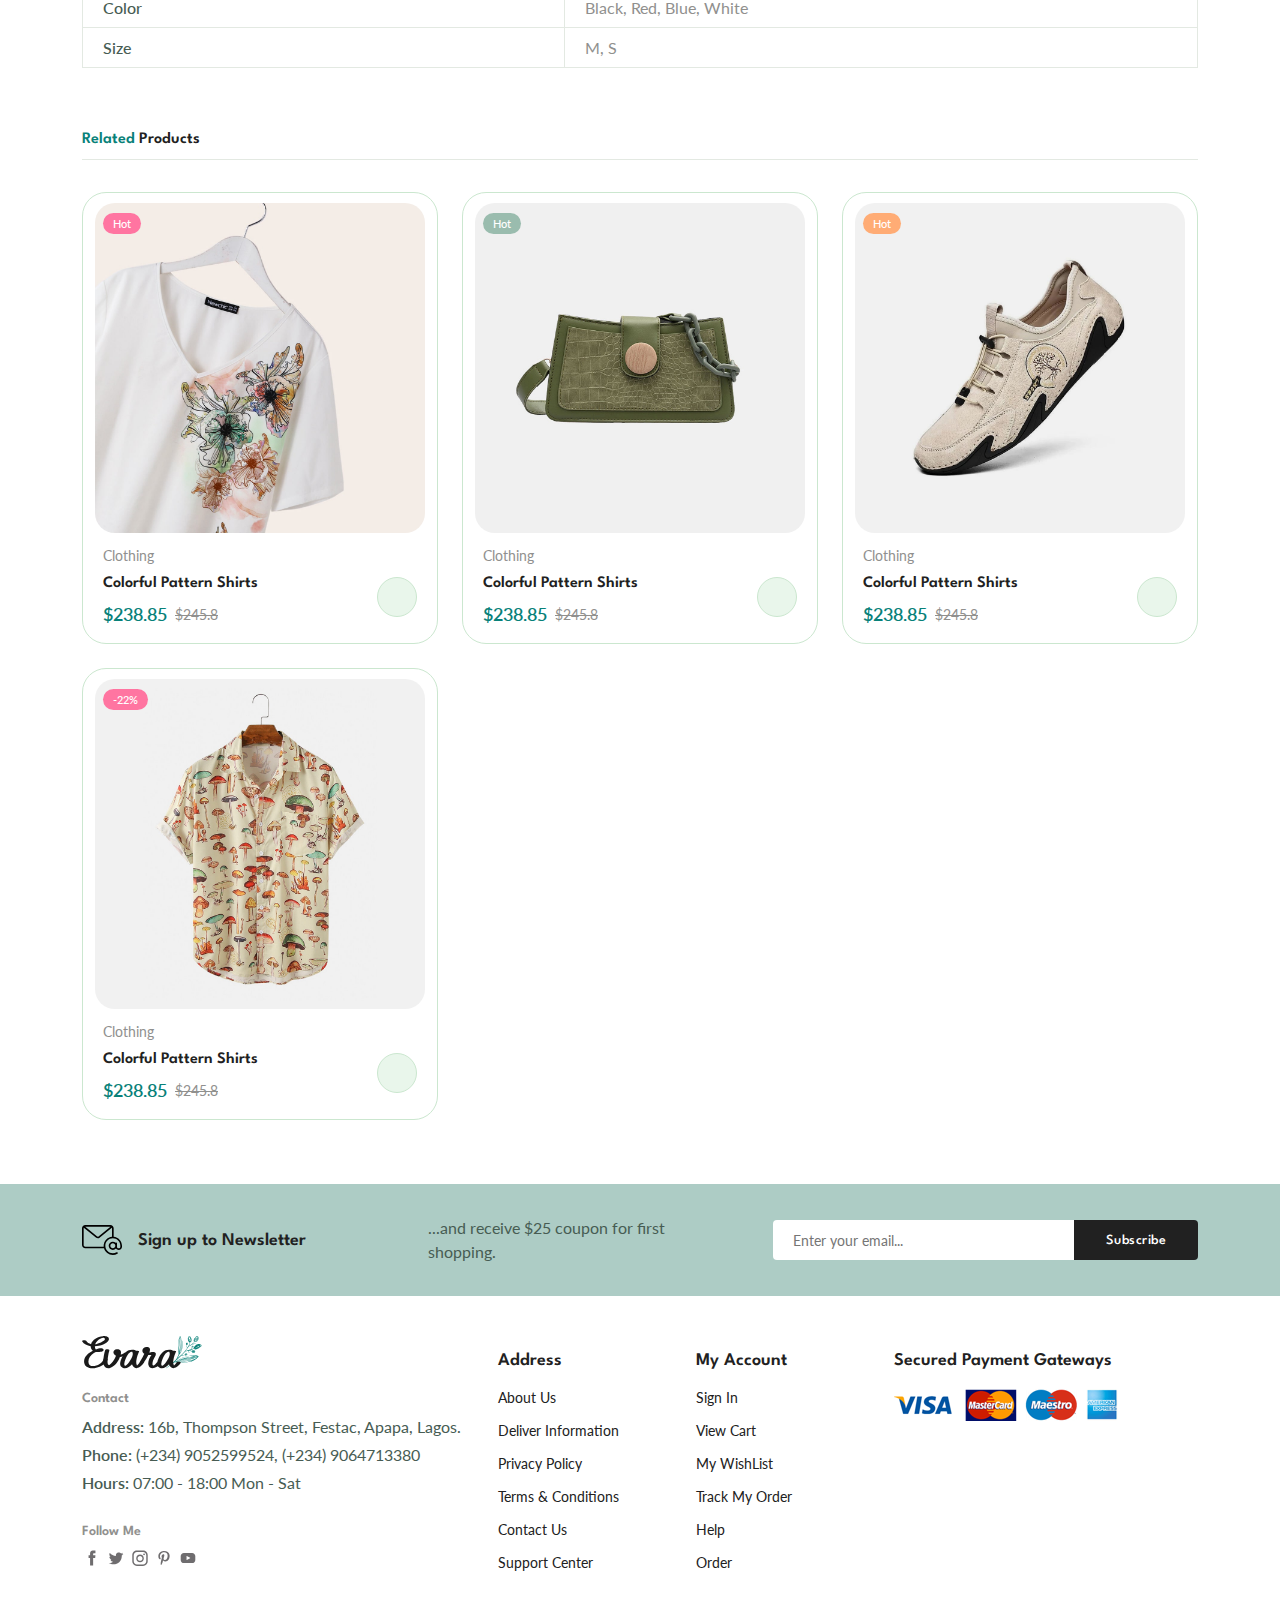
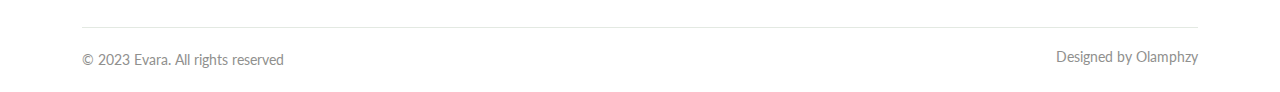
<file: Rhoncus ecommerce website/details.html>
<!DOCTYPE html>
<html lang="en">
  <head>
    <meta charset="UTF-8" />
    <meta name="viewport" content="width=device-width, initial-scale=1.0" />

    <!--=============== FLATICON ===============-->
    <link rel="stylesheet" href="https://cdn-uicons.flaticon.com/uicons-regular-straight/css/uicons-regular-straight.css" />

    <!--=============== SWIPER CSS ===============-->
    <link rel="stylesheet" href="https://cdn.jsdelivr.net/npm/swiper@9/swiper-bundle.min.css" />

    <!--=============== CSS ===============-->
    <link rel="stylesheet" href="./assets/css/styles.css" />

    <title>Ecommerce Website</title>
  </head>
  <body>
    <!--=============== HEADER ===============-->
    <header class="header">
      <div class="header_top">
        <div class="header_container container">
          <div class="header_contact">
            <span>(+234) 9052599524</span>

            <span>Our Location</span>
          </div>

          <p class="header_alert-news">
            Super Value Deals - Save more with coupons
          </p>

          <a href="login-register.html" class="header_top-action">
            Login In / Sign Up
          </a>
        </div>
      </div>

    <nav class="nav container">
      <a href="index.html" class="nav_logo">
        <img src="assets/img/logo.svg" alt="" class="nav_logo-img"/>
      </a>

    <div class="nav_menu" id="nav-menu">
      <ul class="nav_list">
        <li class="nav_item">
          <a href="index.html" class="nav_link active-link">Home</a>
        </li>
        <li class="nav_item">
          <a href="shop.html" class="nav_link">Shop</a>
        </li>
        <li class="nav_item">
          <a href="accounts.html" class="nav_link">My Account</a>
        </li>
        <li class="nav_item">
          <a href="compare.html" class="nav_link">Compare</a>
        </li>
        <li class="nav_item">
          <a href="login-register.html" class="nav_link">Login</a>
        </li>
      </ul>

      <div class="header_search">
        <input type="text" placeholder="Search for items..." class="form_input"/>
        <button class="search_btn">
          <img src="assets/img/search.png" alt="">
        </button>
      </div>
    </div>

    <div class="header_user-action">
      <a href="wishlist.html" class="header_action-btn">
        <img src="assets/img/icon-heart.svg" alt=""/>
        <span class="count">3</span>
      </a>

      <a href="cart.html" class="header_action-btn">
        <img src="assets/img/icon-cart.svg" alt=""/>
        <span class="count">3</span>
      </a>
    </div>
  </nav>
  </header>

    <!--=============== MAIN ===============-->
    <main class="main">
      <!--=============== BREADCRUMB ===============-->
      <section class="breadcrumb">
        <ul class="breadcrumb_list flex container">
          <li><a href="index.html" class="breadcrumb_link">Home</a></li>
          <li><span class="breadcrumb_link">></span></li>
          <li><span class="breadcrumb_link">Fashion</span></li>
          <li><span class="breadcrumb_link">></span></li>
          <li><span class="breadcrumb_link">Henley Shirt</span></li>
        </ul>
      </section>

      <!--=============== DETAILS ===============-->
      <section class="details section--lg">
        <div class="details_container container grid">
          <div class="details_group">
            <img src="assets/img/product-8-1.jpg" alt="product-8-1" class="details_img">

            <div class="details_small-images grid">
            <img src="assets/img/product-8-2.jpg" alt="product-8-2" class="details_small-img">

            <img src="assets/img/product-8-1.jpg" alt="product-8-1" class="details_small-img">

            <img src="assets/img/product-8-2.jpg" alt="product-8-2" class="details_small-img">

            </div>
          </div>

          <div class="details_group">
            <h3 class="details_title">Henley Shirt</h3>
            <p class="details_brand">Brands: <span>Adidas</span></p>

            <div class="details_price flex">
              <span class="new_price">$116</span>
              <span class="old_price">$200.00</span>
              <span class="save_price">25% Off</span>
            </div>

            <p class="short_description">Lorem ipsum dolor sit amet, consectetur adipisicing elit. 
               Cumque accusamus hic quisquam itaque eos laboriosam eius.
               Eligendi, minus eos obcaecati velit repellat amet quam facere esse cumque quo, sapiente minima?
              </p>

              <ul class="product_list">
                <li class="list_item flex">
                  <i class="fi-rs-crown"></i> 1 Year AL Jazeera Brand Warranty
                </li>

                <li class="list_item flex">
                  <i class="fi-rs-refresh"></i> 30 Day Return Policy
                </li>

                <li class="list_item flex">
                  <i class="fi-rs-credit-card"></i> Cash on Delivery Available
                </li>
              </ul>

              <div class="details_color flex">
                <span class="details_color-title">Color</span>

                <ul class="color_list">
                  <li>
                    <a href="#" class="color_link" style="background-color: hsl(37, 100%, 65%);"></a>
                  </li>
                  <li>
                    <a href="#" class="color_link" style="background-color: hsl(353, 100%, 67%);"></a>
                  </li> 
                  <li>
                    <a href="#" class="color_link" style="background-color: hsl(49, 100%, 60%);"></a>
                  </li> 
                  <li>
                    <a href="#" class="color_link" style="background-color: hsl(304, 100%, 78%);"></a>
                  </li>
                  <li>
                    <a href="#" class="color_link" style="background-color: hsl(126, 61%, 52%);"></a>
                  </li>
                </ul>
              </div>

              <div class="details_size flex">
                <span class="details_size-title">Size</span>

                <ul class="size_list">
                  <li>
                    <a href="#" class="size_link">M</a>
                  </li>
                  <li>
                    <a href="#" class="size_link">L</a>
                  </li>
                  <li>
                    <a href="#" class="size_link">XL</a>
                  </li>
                  <li>
                    <a href="#" class="size_link">XXL</a>
                  </li>
                </ul>
              </div>

              <div class="details_action">
                <input type="number" class="quantity" value="3"/>

                <a href="#" class="btn btn-sm">Add to Cart</a>

                <a href="#" class="details_action-btn">
                  <i class="fi fi-rs-heart"></i>
                </a>
              </div>

              <ul class="details_meta">
                <li class="meta_list flex"><span>SKU:</span> FWM15VKT</li>
                <li class="meta_list flex"><span>Tags:</span> Cloth, Women, Dress</li>
                <li class="meta_list flex"><span>Availability:</span> 8 Items In Stock</li>
              </ul>
          </div>
        </div>
      </section>

      <!--=============== DETAILS TAB ===============-->
      <section class="details__tab container">
        <div class="detail_tabs">
          <span class="detail_tab active-tab"  data-target="#info">
            Additional Info
          </span>
          <span class="detail_tab" data-target="#reviews">Reviews(3)</span>
        </div>


        <div class="details_tabs-content">
          <div class="details_tab-content active-tab" content id="info">
            <table class="info_table">
              <tr>
                <th>Stand Up</th>
                <td>35"L x 24"W x 37-45"H (front to back wheel)</td>
              </tr>

              <tr>
                <th>Folded (w/o wheels)</th>
                <td>32.5"L x 18.5"W x 16.5"H</td>
              </tr>

              <tr>
                <th>Folded (w/ wheels)</th>
                <td>32.5"L x 24"W x 18.5"H</td>
              </tr>

              <tr>
                <th>Door Pass Through</th>
                <td>24"</td>
              </tr>

              <tr>
                <th>Frame</th>
                <td>Aluminium</td>
              </tr>

              <tr>
                <th>Weight (w/o wheels)</th>
                <td>20 LBS</td>
              </tr>

              <tr>
                <th>Weight Capacity</th>
                <td>60 LBS</td>
              </tr>

              <tr>
                <th>Width</th>
                <td>24"</td>
              </tr>

              <tr>
                <th>Handle height (ground to handle)</th>
                <td>37-45"</td>
              </tr>

              <tr>
                <th>Wheels</th>
                <td>12" air / wide track slick tread</td>
              </tr>

              <tr>
                <th>Seat back height</th>
                <td>21.5"</td>
              </tr>

              <tr>
                <th>Head room (inside cannopy)</th>
                <td>25"</td>
              </tr>

              <tr>
                <th>Color</th>
                <td>Black, Red, Blue, White</td>
              </tr>

              <tr>
                <th>Size</th>
                <td>M, S</td>
              </tr>
            </table>
          </div>

          <div class="details_tab-content" content id="reviews">
            <div class="reviews_container grid">
              <div class="review_single">
                <div>
                  <img src="assets/img/avatar-1.jpg" alt="avatar-1" class="review_img">
                  <h4 class="review_title">Jacky Chan</h4>
                </div>

                <div class="review_data">
                  <div class="review_rating">
                    <i class="fi fi-rs-star"></i>
                    <i class="fi fi-rs-star"></i>
                    <i class="fi fi-rs-star"></i>
                    <i class="fi fi-rs-star"></i>
                    <i class="fi fi-rs-star"></i>
                  </div>

                  <p class="review_description">
                    Thank you. Delievery is very fast and shipping from Poland takes only 30days.
                  </p>

                  <span class="review_date">
                    December 25, 2022 at 4:15 pm
                  </span>
                </div>
              </div>

              <div class="review_single">
                <div>
                  <img src="assets/img/avatar-2.jpg" alt="avatar-1" class="review_img">
                  <h4 class="review_title">James Elena</h4>
                </div>

                <div class="review_data">
                  <div class="review_rating">
                    <i class="fi fi-rs-star"></i>
                    <i class="fi fi-rs-star"></i>
                    <i class="fi fi-rs-star"></i>
                    <i class="fi fi-rs-star"></i>
                    <i class="fi fi-rs-star"></i>
                  </div>

                  <p class="review_description">
                    Great low price and works perfectly.
                  </p>

                  <span class="review_date">
                    January 05, 2023 at 1:30 pm
                  </span>
                </div>
              </div>

              <div class="review_single">
                <div>
                  <img src="assets/img/avatar-3.jpg" alt="avatar-1" class="review_img">
                  <h4 class="review_title">Micheal Whyne</h4>
                </div>

                <div class="review_data">
                  <div class="review_rating">
                    <i class="fi fi-rs-star"></i>
                    <i class="fi fi-rs-star"></i>
                    <i class="fi fi-rs-star"></i>
                    <i class="fi fi-rs-star"></i>
                    <i class="fi fi-rs-star"></i>
                  </div>

                  <p class="review_description">
                   Authentic and Beautiful, Love the stocks delievered than expected. The goods were od great quality.
                  </p>

                  <span class="review_date">
                    May 12, 2023 at 10:00 am
                  </span>
                </div>
              </div>
            </div>

            <div class="review_form">
              <h4 class="review_form-title">Add a review</h4>

              <div class="rate_product">
                <i class="fi fi-rs-star"></i>
                <i class="fi fi-rs-star"></i>
                <i class="fi fi-rs-star"></i>
                <i class="fi fi-rs-star"></i>
                <i class="fi fi-rs-star"></i>
              </div>

              <form action="" class="form grid">
                <textarea class="form_input textarea" placeholder="Write Your Comment"></textarea>

                <div class="form_group grid">
                  <input type="text" placeholder="Name" class="form_input"/>

                  <input type="email" placeholder="Email" class="form_input"/>
                </div>

                <div class="form_btn">
                  <button class="btn">Submit Review</button>
                </div>
              </form>

            </div>
          </div>
        </div>
      </section>

      <!--=============== PRODUCTS ===============-->
      <section class="products container section--lg">
        <h3 class="section_title"><span>Related</span> Products</h3>

        <div class="products_container grid">
              <div class="product_item">
                <div class="product_banner">
                  <a href="details.html" class="product_images">
                    <img src="assets/img/product-12-1.jpg" alt="" class="product_img default">
                    <img src="assets/img/product-12-2.jpg" alt="" class="product_img hover">
                  </a>

                  <div class="product_actions">
                    <a href="#" class="action_btn" aria-label="Quick View">
                      <i class="fi fi-rs-eye"></i>
                    </a>

                    <a href="#" class="action_btn" aria-label="Add to wishlist">
                      <i class="fi fi-rs-heart"></i>
                    </a>

                    <a href="#" class="action_btn" aria-label="Compare">
                      <i class="fi fi-rs-shuffle"></i>
                    </a>
                  </div>

                  <div class="product_badge light-pink">Hot</div>
                </div>

                <div class="product_content">
                  <span class="product_category">Clothing</span>
                  <a href="details.html">
                    <h3 class="product_title">Colorful Pattern Shirts</h3>
                  </a>
                  <div class="product_rating">
                    <i class="fi fi-rs-star"></i>
                    <i class="fi fi-rs-star"></i>
                    <i class="fi fi-rs-star"></i>
                    <i class="fi fi-rs-star"></i>
                    <i class="fi fi-rs-star"></i>
                  </div>
                  <div class="product_price flex">
                    <span class="new_price">$238.85</span>
                    <span class="old_price">$245.8</span>
                  </div>

                  <a href="#" class="action_btn cart_btn" aria-label="Add To Cart">
                    <i class="fi fi-rs-shopping-bag-add"></i>
                  </a>
                </div>
              </div>

              <div class="product_item">
                <div class="product_banner">
                  <a href="details.html" class="product_images">
                    <img src="assets/img/product-13-1.jpg" alt="" class="product_img default">
                    <img src="assets/img/product-13-2.jpg" alt="" class="product_img hover">
                  </a>

                  <div class="product_actions">
                    <a href="#" class="action_btn" aria-label="Quick View">
                      <i class="fi fi-rs-eye"></i>
                    </a>

                    <a href="#" class="action_btn" aria-label="Add to wishlist">
                      <i class="fi fi-rs-heart"></i>
                    </a>

                    <a href="#" class="action_btn" aria-label="Compare">
                      <i class="fi fi-rs-shuffle"></i>
                    </a>
                  </div>

                  <div class="product_badge light-green">Hot</div>
                </div>

                <div class="product_content">
                  <span class="product_category">Clothing</span>
                  <a href="details.html">
                    <h3 class="product_title">Colorful Pattern Shirts</h3>
                  </a>
                  <div class="product_rating">
                    <i class="fi fi-rs-star"></i>
                    <i class="fi fi-rs-star"></i>
                    <i class="fi fi-rs-star"></i>
                    <i class="fi fi-rs-star"></i>
                    <i class="fi fi-rs-star"></i>
                  </div>
                  <div class="product_price flex">
                    <span class="new_price">$238.85</span>
                    <span class="old_price">$245.8</span>
                  </div>

                  <a href="#" class="action_btn cart_btn" aria-label="Add To Cart">
                    <i class="fi fi-rs-shopping-bag-add"></i>
                  </a>
                </div>
              </div>

              <div class="product_item">
                <div class="product_banner">
                  <a href="details.html" class="product_images">
                    <img src="assets/img/product-3-1.jpg" alt="" class="product_img default">
                    <img src="assets/img/product-3-2.jpg" alt="" class="product_img hover">
                  </a>

                  <div class="product_actions">
                    <a href="#" class="action_btn" aria-label="Quick View">
                      <i class="fi fi-rs-eye"></i>
                    </a>

                    <a href="#" class="action_btn" aria-label="Add to wishlist">
                      <i class="fi fi-rs-heart"></i>
                    </a>

                    <a href="#" class="action_btn" aria-label="Compare">
                      <i class="fi fi-rs-shuffle"></i>
                    </a>
                  </div>

                  <div class="product_badge light-orange">Hot</div>
                </div>

                <div class="product_content">
                  <span class="product_category">Clothing</span>
                  <a href="details.html">
                    <h3 class="product_title">Colorful Pattern Shirts</h3>
                  </a>
                  <div class="product_rating">
                    <i class="fi fi-rs-star"></i>
                    <i class="fi fi-rs-star"></i>
                    <i class="fi fi-rs-star"></i>
                    <i class="fi fi-rs-star"></i>
                    <i class="fi fi-rs-star"></i>
                  </div>
                  <div class="product_price flex">
                    <span class="new_price">$238.85</span>
                    <span class="old_price">$245.8</span>
                  </div>

                  <a href="#" class="action_btn cart_btn" aria-label="Add To Cart">
                    <i class="fi fi-rs-shopping-bag-add"></i>
                  </a>
                </div>
              </div>

              <div class="product_item">
                <div class="product_banner">
                  <a href="details.html" class="product_images">
                    <img src="assets/img/product-1-1.jpg" alt="" class="product_img default">
                    <img src="assets/img/product-1-2.jpg" alt="" class="product_img hover">
                  </a>

                  <div class="product_actions">
                    <a href="#" class="action_btn" aria-label="Quick View">
                      <i class="fi fi-rs-eye"></i>
                    </a>

                    <a href="#" class="action_btn" aria-label="Add to wishlist">
                      <i class="fi fi-rs-heart"></i>
                    </a>

                    <a href="#" class="action_btn" aria-label="Compare">
                      <i class="fi fi-rs-shuffle"></i>
                    </a>
                  </div>

                  <div class="product_badge light-pink">-22%</div>
                </div>

                <div class="product_content">
                  <span class="product_category">Clothing</span>
                  <a href="details.html">
                    <h3 class="product_title">Colorful Pattern Shirts</h3>
                  </a>
                  <div class="product_rating">
                    <i class="fi fi-rs-star"></i>
                    <i class="fi fi-rs-star"></i>
                    <i class="fi fi-rs-star"></i>
                    <i class="fi fi-rs-star"></i>
                    <i class="fi fi-rs-star"></i>
                  </div>
                  <div class="product_price flex">
                    <span class="new_price">$238.85</span>
                    <span class="old_price">$245.8</span>
                  </div>

                  <a href="#" class="action_btn cart_btn" aria-label="Add To Cart">
                    <i class="fi fi-rs-shopping-bag-add"></i>
                  </a>
                </div>
              </div>

            </div>
      </section>

      <!--=============== NEWSLETTER ===============-->
      <section class="newsletter section">
        <div class="newsletter_container container grid">
          <h3 class="newsletter_title flex">
            <img src="assets/img/icon-email.svg" alt="" class="newsletter_icon"/>
            Sign up to Newsletter
          </h3>

          <p class="newsletter_description">
            ...and receive $25 coupon for first shopping.
          </p>

          <form class="newsletter_form">
            <input type="text" placeholder="Enter your email..." class="newsletter_input"/>
            <button type="submit" class="newsletter_btn">Subscribe</button>
          </form>
        </div>
      </section>
    </main>

    <!--=============== FOOTER ===============-->
    <footer class="footer container">
      <div class="footer_container grid">
        <div class="footer_content">
          <a href="index.html" class="footer_logo">
            <img src="assets/img/logo.svg" alt="" class="footer_logo-img">
          </a>

          <h4 class="footer_subtitle">Contact</h4>

          <p class="footer_description">
            <span>Address:</span> 16b, Thompson Street, Festac, Apapa, Lagos.
          </p>

          <p class="footer_description">
            <span>Phone:</span> (+234) 9052599524, (+234) 9064713380
          </p>

          <p class="footer_description">
            <span>Hours:</span> 07:00 - 18:00 Mon - Sat
          </p>

          <div class="footer_social">
            <h4 class="footer_subtitle">Follow Me</h4>

            <div class="footer_social-links flex">
              <a href="">
                <img src="assets/img/icon-facebook.svg" alt="" class="footer-social-icon"/>
              </a>

              <a href="">
                <img src="assets/img/icon-twitter.svg" alt="" class="footer-social-icon"/>
              </a>

              <a href="">
                <img src="assets/img/icon-instagram.svg" alt="" class="footer-social-icon"/>
              </a>

              <a href="">
                <img src="assets/img/icon-pinterest.svg" alt="" class="footer-social-icon"/>
              </a>

              <a href="">
                <img src="assets/img/icon-youtube.svg" alt="" class="footer-social-icon"/>
              </a>
            </div>
          </div>
        </div>

        <div class="footer_content">
          <h3 class="footer_title">Address</h3>

          <ul class="footer_links">
            <li><a href="" class="footer-link">About Us</a></li>
            <li><a href="" class="footer-link">Deliver Information</a></li>
            <li><a href="" class="footer-link">Privacy Policy</a></li>
            <li><a href="" class="footer-link">Terms & Conditions</a></li>
            <li><a href="" class="footer-link">Contact Us</a></li>
            <li><a href="" class="footer-link">Support Center</a></li>
          </ul>
        </div>

        <div class="footer_content">
          <h3 class="footer_title">My Account</h3>

          <ul class="footer_links">
            <li><a href="" class="footer-link">Sign In</a></li>
            <li><a href="" class="footer-link">View Cart</a></li>
            <li><a href="" class="footer-link">My WishList</a></li>
            <li><a href="" class="footer-link">Track My Order</a></li>
            <li><a href="" class="footer-link">Help</a></li>
            <li><a href="" class="footer-link">Order</a></li>
          </ul>
        </div>

        <div class="footer_content">
          <h3 class="footer_title">Secured Payment Gateways</h3>

          <img src="assets/img/payment-method.png" alt="" class="payment_img">
        </div>
      </div>

      <div class="footer_bottom">
        <p class="copyright">&copy; 2023 Evara. All rights reserved</p>
        <span class="designer">Designed by Olamphzy</span>
      </div>
    </footer>

   <!--=============== SWIPER JS ===============-->
   <script src="https://cdn.jsdelivr.net/npm/swiper@9/swiper-bundle.min.js"></script>

   <!--=============== MAIN JS ===============-->
   <script src="assets/js/main.js"></script>
  </body>
</html>
</file>
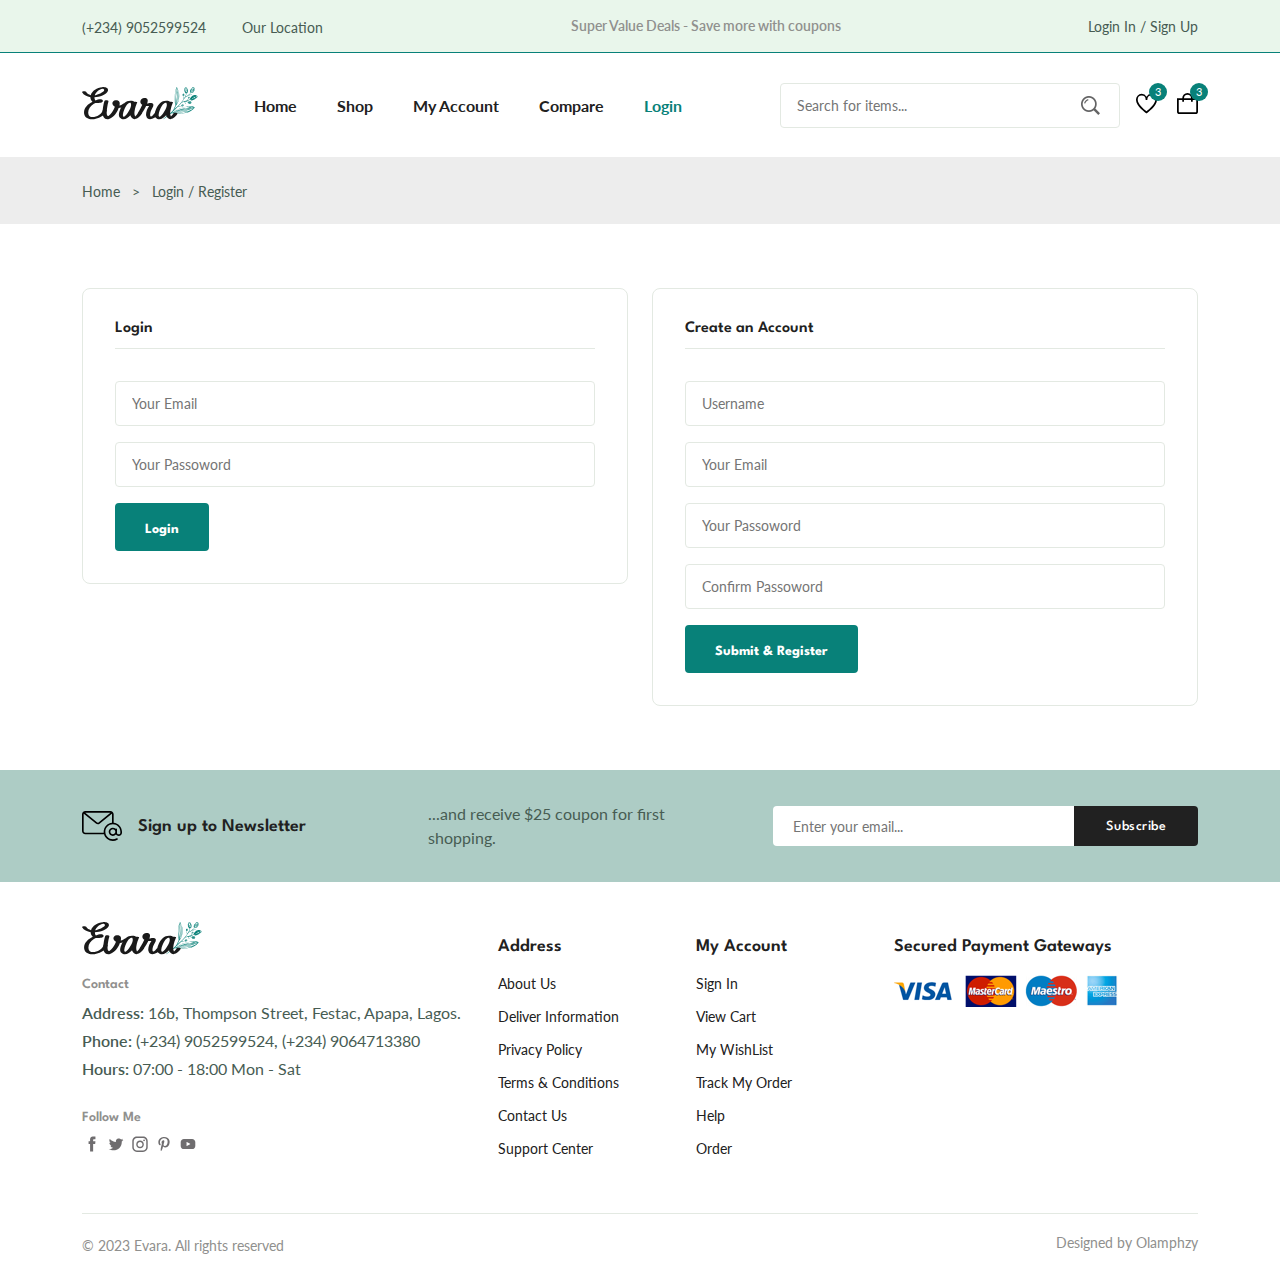
<file: Rhoncus ecommerce website/login-register.html>
<!DOCTYPE html>
<html lang="en">
  <head>
    <meta charset="UTF-8" />
    <meta name="viewport" content="width=device-width, initial-scale=1.0" />

   <!--=============== FLATICON ===============-->
   <link rel="stylesheet" href="https://cdn-uicons.flaticon.com/uicons-regular-straight/css/uicons-regular-straight.css" />

   <!--=============== SWIPER CSS ===============-->
   <link rel="stylesheet" href="https://cdn.jsdelivr.net/npm/swiper@9/swiper-bundle.min.css" />

   <!--=============== CSS ===============-->
   <link rel="stylesheet" href="./assets/css/styles.css" />

    <title>Ecommerce Website</title>
  </head>
  <body>
    <!--=============== HEADER ===============-->
    <header class="header">
      <div class="header_top">
        <div class="header_container container">
          <div class="header_contact">
            <span>(+234) 9052599524</span>

            <span>Our Location</span>
          </div>

          <p class="header_alert-news">
            Super Value Deals - Save more with coupons
          </p>

          <a href="login-register.html" class="header_top-action">
            Login In / Sign Up
          </a>
        </div>
      </div>

    <nav class="nav container">
      <a href="index.html" class="nav_logo">
        <img src="assets/img/logo.svg" alt="" class="nav_logo-img"/>
      </a>

    <div class="nav_menu" id="nav-menu">
      <ul class="nav_list">
        <li class="nav_item">
          <a href="index.html" class="nav_link">Home</a>
        </li>
        <li class="nav_item">
          <a href="shop.html" class="nav_link">Shop</a>
        </li>
        <li class="nav_item">
          <a href="accounts.html" class="nav_link">My Account</a>
        </li>
        <li class="nav_item">
          <a href="compare.html" class="nav_link">Compare</a>
        </li>
        <li class="nav_item">
          <a href="login-register.html" class="nav_link active-link">Login</a>
        </li>
      </ul>

      <div class="header_search">
        <input type="text" placeholder="Search for items..." class="form_input"/>
        <button class="search_btn">
          <img src="assets/img/search.png" alt="">
        </button>
      </div>
    </div>

    <div class="header_user-action">
      <a href="wishlist.html" class="header_action-btn">
        <img src="assets/img/icon-heart.svg" alt=""/>
        <span class="count">3</span>
      </a>

      <a href="cart.html" class="header_action-btn">
        <img src="assets/img/icon-cart.svg" alt=""/>
        <span class="count">3</span>
      </a>
    </div>
  </nav>
  </header>

    <!--=============== MAIN ===============-->
    <main class="main">
      <!--=============== BREADCRUMB ===============-->
      <section class="breadcrumb">
        <ul class="breadcrumb_list flex container">
          <li><a href="index.html" class="breadcrumb_link">Home</a></li>
          <li><span class="breadcrumb_link">></span></li>
          <li><span class="breadcrumb_link"> Login / Register</span></li>
        </ul>
      </section>

      <!--=============== LOGIN-REGISTER ===============-->
      <section class="login-register section--lg">
        <div class="login-register_container container grid">

          <div class="login">
            <h3 class="section_title">Login</h3>

            <form action="" class="form grid">
              <input type="email" placeholder="Your Email" class="form_input">

              <input type="password" placeholder="Your Passoword" class="form_input">

              <div class="form_btn">
                <button class="btn">Login</button>
              </div>
            </form>
          </div>

          <div class="register">
            <h3 class="section_title">Create an Account</h3>

            <form action="" class="form grid">
              <input type="text" placeholder="Username" class="form_input">

              <input type="email" placeholder="Your Email" class="form_input">

              <input type="password" placeholder="Your Passoword" class="form_input">

              <input type="password" placeholder="Confirm Passoword" class="form_input">


              <div class="form_btn">
                <button class="btn">Submit & Register</button>
              </div>
            </form>
          </div>
        </div>
      </section>

        <!--=============== NEWSLETTER ===============-->
        <section class="newsletter section">
          <div class="newsletter_container container grid">
            <h3 class="newsletter_title flex">
              <img src="assets/img/icon-email.svg" alt="" class="newsletter_icon"/>
              Sign up to Newsletter
            </h3>
  
            <p class="newsletter_description">
              ...and receive $25 coupon for first shopping.
            </p>
  
            <form class="newsletter_form">
              <input type="text" placeholder="Enter your email..." class="newsletter_input"/>
              <button type="submit" class="newsletter_btn">Subscribe</button>
            </form>
          </div>
        </section>
      </main>
  
      <!--=============== FOOTER ===============-->
      <footer class="footer container">
        <div class="footer_container grid">
          <div class="footer_content">
            <a href="index.html" class="footer_logo">
              <img src="assets/img/logo.svg" alt="" class="footer_logo-img">
            </a>
  
            <h4 class="footer_subtitle">Contact</h4>
  
            <p class="footer_description">
              <span>Address:</span> 16b, Thompson Street, Festac, Apapa, Lagos.
            </p>
  
            <p class="footer_description">
              <span>Phone:</span> (+234) 9052599524, (+234) 9064713380
            </p>
  
            <p class="footer_description">
              <span>Hours:</span> 07:00 - 18:00 Mon - Sat
            </p>
  
            <div class="footer_social">
              <h4 class="footer_subtitle">Follow Me</h4>
  
              <div class="footer_social-links flex">
                <a href="">
                  <img src="assets/img/icon-facebook.svg" alt="" class="footer-social-icon"/>
                </a>
  
                <a href="">
                  <img src="assets/img/icon-twitter.svg" alt="" class="footer-social-icon"/>
                </a>
  
                <a href="">
                  <img src="assets/img/icon-instagram.svg" alt="" class="footer-social-icon"/>
                </a>
  
                <a href="">
                  <img src="assets/img/icon-pinterest.svg" alt="" class="footer-social-icon"/>
                </a>
  
                <a href="">
                  <img src="assets/img/icon-youtube.svg" alt="" class="footer-social-icon"/>
                </a>
              </div>
            </div>
          </div>
  
          <div class="footer_content">
            <h3 class="footer_title">Address</h3>
  
            <ul class="footer_links">
              <li><a href="" class="footer-link">About Us</a></li>
              <li><a href="" class="footer-link">Deliver Information</a></li>
              <li><a href="" class="footer-link">Privacy Policy</a></li>
              <li><a href="" class="footer-link">Terms & Conditions</a></li>
              <li><a href="" class="footer-link">Contact Us</a></li>
              <li><a href="" class="footer-link">Support Center</a></li>
            </ul>
          </div>
  
          <div class="footer_content">
            <h3 class="footer_title">My Account</h3>
  
            <ul class="footer_links">
              <li><a href="" class="footer-link">Sign In</a></li>
              <li><a href="" class="footer-link">View Cart</a></li>
              <li><a href="" class="footer-link">My WishList</a></li>
              <li><a href="" class="footer-link">Track My Order</a></li>
              <li><a href="" class="footer-link">Help</a></li>
              <li><a href="" class="footer-link">Order</a></li>
            </ul>
          </div>
  
          <div class="footer_content">
            <h3 class="footer_title">Secured Payment Gateways</h3>
  
            <img src="assets/img/payment-method.png" alt="" class="payment_img">
          </div>
        </div>
  
        <div class="footer_bottom">
          <p class="copyright">&copy; 2023 Evara. All rights reserved</p>
          <span class="designer">Designed by Olamphzy</span>
        </div>
      </footer>
  
     <!--=============== SWIPER JS ===============-->
     <script src="https://cdn.jsdelivr.net/npm/swiper@9/swiper-bundle.min.js"></script>
  
     <!--=============== MAIN JS ===============-->
     <script src="assets/js/main.js"></script>
  </body>
</html>
</file>
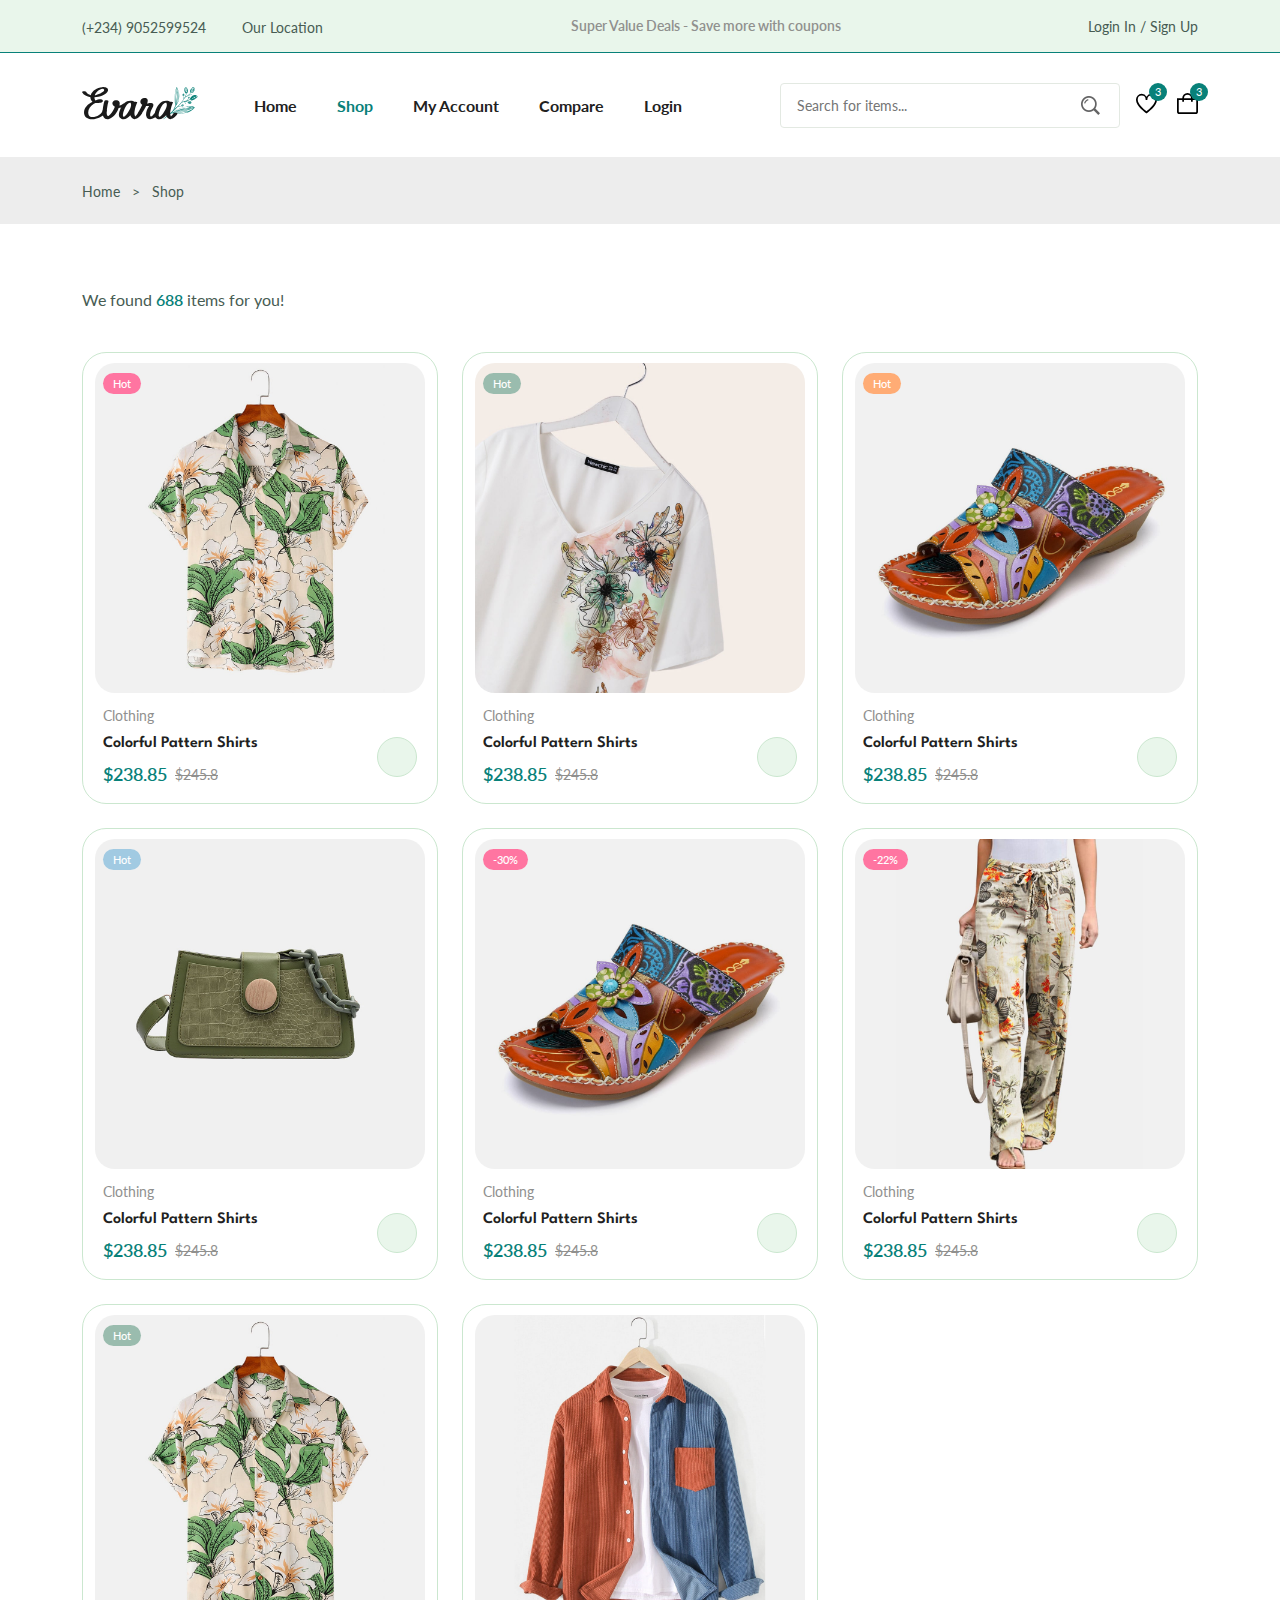
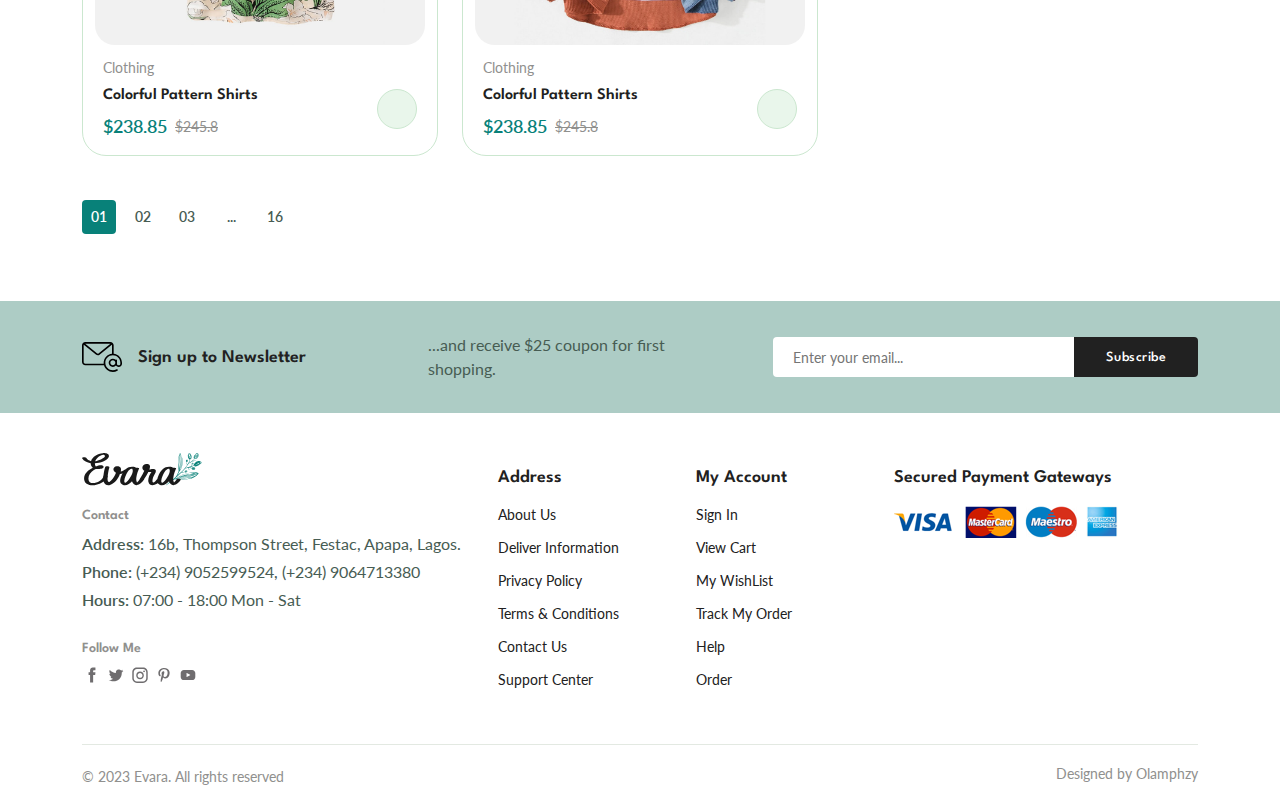
<file: Rhoncus ecommerce website/shop.html>
<!DOCTYPE html>
<html lang="en">
  <head>
    <meta charset="UTF-8" />
    <meta name="viewport" content="width=device-width, initial-scale=1.0" />

    <!--=============== FLATICON ===============-->
    <link rel="stylesheet" href="https://cdn-uicons.flaticon.com/uicons-regular-straight/css/uicons-regular-straight.css" />

    <!--=============== SWIPER CSS ===============-->
    <link rel="stylesheet" href="https://cdn.jsdelivr.net/npm/swiper@9/swiper-bundle.min.css" />

    <!--=============== CSS ===============-->
    <link rel="stylesheet" href="assets/css/styles.css" />

    <title>Ecommerce Website</title>
  </head>
  <body>
    <!--=============== HEADER ===============-->
    <header class="header">
      <div class="header_top">
        <div class="header_container container">
          <div class="header_contact">
            <span>(+234) 9052599524</span>

            <span>Our Location</span>
          </div>

          <p class="header_alert-news">
            Super Value Deals - Save more with coupons
          </p>

          <a href="login-register.html" class="header_top-action">
            Login In / Sign Up
          </a>
        </div>
      </div>

    <nav class="nav container">
      <a href="index.html" class="nav_logo">
        <img src="assets/img/logo.svg" alt="" class="nav_logo-img"/>
      </a>

    <div class="nav_menu" id="nav-menu">
      <ul class="nav_list">
        <li class="nav_item">
          <a href="index.html" class="nav_link">Home</a>
        </li>
        <li class="nav_item">
          <a href="shop.html" class="nav_link active-link">Shop</a>
        </li>
        <li class="nav_item">
          <a href="accounts.html" class="nav_link">My Account</a>
        </li>
        <li class="nav_item">
          <a href="compare.html" class="nav_link">Compare</a>
        </li>
        <li class="nav_item">
          <a href="login-register.html" class="nav_link">Login</a>
        </li>
      </ul>

      <div class="header_search">
        <input type="text" placeholder="Search for items..." class="form_input"/>
        <button class="search_btn">
          <img src="assets/img/search.png" alt="">
        </button>
      </div>
    </div>

    <div class="header_user-action">
      <a href="wishlist.html" class="header_action-btn">
        <img src="assets/img/icon-heart.svg" alt=""/>
        <span class="count">3</span>
      </a>

      <a href="cart.html" class="header_action-btn">
        <img src="assets/img/icon-cart.svg" alt=""/>
        <span class="count">3</span>
      </a>
    </div>
  </nav>
  </header>

    <!--=============== MAIN ===============-->
    <main class="main">
      <!--=============== BREADCRUMB ===============-->
      <section class="breadcrumb">
        <ul class="breadcrumb_list flex container">
          <li><a href="index.html" class="breadcrumb_link">Home</a></li>
          <li><span class="breadcrumb_link">></span></li>
          <li><span class="breadcrumb_link">Shop</span></li>
        </ul>
      </section>

      <!--=============== PRODUCTS ===============-->
      <section class="products section--lg container">
        <p class="total_products">We found <span>688</span> items for you!</p>

        <div class="products_container grid">
          <div class="product_item">
            <div class="product_banner">
              <a href="details.html" class="product_images">
                <img src="assets/img/product-9-1.jpg" alt="" class="product_img default">
                <img src="assets/img/product-9-2.jpg" alt="" class="product_img hover">
              </a>

              <div class="product_actions">
                <a href="#" class="action_btn" aria-label="Quick View">
                  <i class="fi fi-rs-eye"></i>
                </a>

                <a href="#" class="action_btn" aria-label="Add to wishlist">
                  <i class="fi fi-rs-heart"></i>
                </a>

                <a href="#" class="action_btn" aria-label="Compare">
                  <i class="fi fi-rs-shuffle"></i>
                </a>
              </div>

              <div class="product_badge light-pink">Hot</div>
            </div>

            <div class="product_content">
              <span class="product_category">Clothing</span>
              <a href="details.html">
                <h3 class="product_title">Colorful Pattern Shirts</h3>
              </a>
              <div class="product_rating">
                <i class="fi fi-rs-star"></i>
                <i class="fi fi-rs-star"></i>
                <i class="fi fi-rs-star"></i>
                <i class="fi fi-rs-star"></i>
                <i class="fi fi-rs-star"></i>
              </div>
              <div class="product_price flex">
                <span class="new_price">$238.85</span>
                <span class="old_price">$245.8</span>
              </div>

              <a href="#" class="action_btn cart_btn" aria-label="Add To Cart">
                <i class="fi fi-rs-shopping-bag-add"></i>
              </a>
            </div>
          </div>

          <div class="product_item">
            <div class="product_banner">
              <a href="details.html" class="product_images">
                <img src="assets/img/product-12-1.jpg" alt="" class="product_img default">
                <img src="assets/img/product-12-2.jpg" alt="" class="product_img hover">
              </a>

              <div class="product_actions">
                <a href="#" class="action_btn" aria-label="Quick View">
                  <i class="fi fi-rs-eye"></i>
                </a>

                <a href="#" class="action_btn" aria-label="Add to wishlist">
                  <i class="fi fi-rs-heart"></i>
                </a>

                <a href="#" class="action_btn" aria-label="Compare">
                  <i class="fi fi-rs-shuffle"></i>
                </a>
              </div>

              <div class="product_badge light-green">Hot</div>
            </div>

            <div class="product_content">
              <span class="product_category">Clothing</span>
              <a href="details.html">
                <h3 class="product_title">Colorful Pattern Shirts</h3>
              </a>
              <div class="product_rating">
                <i class="fi fi-rs-star"></i>
                <i class="fi fi-rs-star"></i>
                <i class="fi fi-rs-star"></i>
                <i class="fi fi-rs-star"></i>
                <i class="fi fi-rs-star"></i>
              </div>
              <div class="product_price flex">
                <span class="new_price">$238.85</span>
                <span class="old_price">$245.8</span>
              </div>

              <a href="#" class="action_btn cart_btn" aria-label="Add To Cart">
                <i class="fi fi-rs-shopping-bag-add"></i>
              </a>
            </div>
          </div>

          <div class="product_item">
            <div class="product_banner">
              <a href="details.html" class="product_images">
                <img src="assets/img/product-10-1.jpg" alt="" class="product_img default">
                <img src="assets/img/product-10-2.jpg" alt="" class="product_img hover">
              </a>

              <div class="product_actions">
                <a href="#" class="action_btn" aria-label="Quick View">
                  <i class="fi fi-rs-eye"></i>
                </a>

                <a href="#" class="action_btn" aria-label="Add to wishlist">
                  <i class="fi fi-rs-heart"></i>
                </a>

                <a href="#" class="action_btn" aria-label="Compare">
                  <i class="fi fi-rs-shuffle"></i>
                </a>
              </div>

              <div class="product_badge light-orange">Hot</div>
            </div>

            <div class="product_content">
              <span class="product_category">Clothing</span>
              <a href="details.html">
                <h3 class="product_title">Colorful Pattern Shirts</h3>
              </a>
              <div class="product_rating">
                <i class="fi fi-rs-star"></i>
                <i class="fi fi-rs-star"></i>
                <i class="fi fi-rs-star"></i>
                <i class="fi fi-rs-star"></i>
                <i class="fi fi-rs-star"></i>
              </div>
              <div class="product_price flex">
                <span class="new_price">$238.85</span>
                <span class="old_price">$245.8</span>
              </div>

              <a href="#" class="action_btn cart_btn" aria-label="Add To Cart">
                <i class="fi fi-rs-shopping-bag-add"></i>
              </a>
            </div>
          </div>

          <div class="product_item">
            <div class="product_banner">
              <a href="details.html" class="product_images">
                <img src="assets/img/product-13-1.jpg" alt="" class="product_img default">
                <img src="assets/img/product-13-2.jpg" alt="" class="product_img hover">
              </a>

              <div class="product_actions">
                <a href="#" class="action_btn" aria-label="Quick View">
                  <i class="fi fi-rs-eye"></i>
                </a>

                <a href="#" class="action_btn" aria-label="Add to wishlist">
                  <i class="fi fi-rs-heart"></i>
                </a>

                <a href="#" class="action_btn" aria-label="Compare">
                  <i class="fi fi-rs-shuffle"></i>
                </a>
              </div>

              <div class="product_badge light-blue">Hot</div>
            </div>

            <div class="product_content">
              <span class="product_category">Clothing</span>
              <a href="details.html">
                <h3 class="product_title">Colorful Pattern Shirts</h3>
              </a>
              <div class="product_rating">
                <i class="fi fi-rs-star"></i>
                <i class="fi fi-rs-star"></i>
                <i class="fi fi-rs-star"></i>
                <i class="fi fi-rs-star"></i>
                <i class="fi fi-rs-star"></i>
              </div>
              <div class="product_price flex">
                <span class="new_price">$238.85</span>
                <span class="old_price">$245.8</span>
              </div>

              <a href="#" class="action_btn cart_btn" aria-label="Add To Cart">
                <i class="fi fi-rs-shopping-bag-add"></i>
              </a>
            </div>
          </div>

          <div class="product_item">
            <div class="product_banner">
              <a href="details.html" class="product_images">
                <img src="assets/img/product-10-1.jpg" alt="" class="product_img default">
                <img src="assets/img/product-10-2.jpg" alt="" class="product_img hover">
              </a>

              <div class="product_actions">
                <a href="#" class="action_btn" aria-label="Quick View">
                  <i class="fi fi-rs-eye"></i>
                </a>

                <a href="#" class="action_btn" aria-label="Add to wishlist">
                  <i class="fi fi-rs-heart"></i>
                </a>

                <a href="#" class="action_btn" aria-label="Compare">
                  <i class="fi fi-rs-shuffle"></i>
                </a>
              </div>

              <div class="product_badge light-pink">-30%</div>
            </div>

            <div class="product_content">
              <span class="product_category">Clothing</span>
              <a href="details.html">
                <h3 class="product_title">Colorful Pattern Shirts</h3>
              </a>
              <div class="product_rating">
                <i class="fi fi-rs-star"></i>
                <i class="fi fi-rs-star"></i>
                <i class="fi fi-rs-star"></i>
                <i class="fi fi-rs-star"></i>
                <i class="fi fi-rs-star"></i>
              </div>
              <div class="product_price flex">
                <span class="new_price">$238.85</span>
                <span class="old_price">$245.8</span>
              </div>

              <a href="#" class="action_btn cart_btn" aria-label="Add To Cart">
                <i class="fi fi-rs-shopping-bag-add"></i>
              </a>
            </div>
          </div>

          <div class="product_item">
            <div class="product_banner">
              <a href="details.html" class="product_images">
                <img src="assets/img/product-11-1.jpg" alt="" class="product_img default">
                <img src="assets/img/product-11-2.jpg" alt="" class="product_img hover">
              </a>

              <div class="product_actions">
                <a href="#" class="action_btn" aria-label="Quick View">
                  <i class="fi fi-rs-eye"></i>
                </a>

                <a href="#" class="action_btn" aria-label="Add to wishlist">
                  <i class="fi fi-rs-heart"></i>
                </a>

                <a href="#" class="action_btn" aria-label="Compare">
                  <i class="fi fi-rs-shuffle"></i>
                </a>
              </div>

              <div class="product_badge light-pink">-22%</div>
            </div>

            <div class="product_content">
              <span class="product_category">Clothing</span>
              <a href="details.html">
                <h3 class="product_title">Colorful Pattern Shirts</h3>
              </a>
              <div class="product_rating">
                <i class="fi fi-rs-star"></i>
                <i class="fi fi-rs-star"></i>
                <i class="fi fi-rs-star"></i>
                <i class="fi fi-rs-star"></i>
                <i class="fi fi-rs-star"></i>
              </div>
              <div class="product_price flex">
                <span class="new_price">$238.85</span>
                <span class="old_price">$245.8</span>
              </div>

              <a href="#" class="action_btn cart_btn" aria-label="Add To Cart">
                <i class="fi fi-rs-shopping-bag-add"></i>
              </a>
            </div>
          </div>

          <div class="product_item">
            <div class="product_banner">
              <a href="details.html" class="product_images">
                <img src="assets/img/product-9-1.jpg" alt="" class="product_img default">
                <img src="assets/img/product-9-2.jpg" alt="" class="product_img hover">
              </a>

              <div class="product_actions">
                <a href="#" class="action_btn" aria-label="Quick View">
                  <i class="fi fi-rs-eye"></i>
                </a>

                <a href="#" class="action_btn" aria-label="Add to wishlist">
                  <i class="fi fi-rs-heart"></i>
                </a>

                <a href="#" class="action_btn" aria-label="Compare">
                  <i class="fi fi-rs-shuffle"></i>
                </a>
              </div>

              <div class="product_badge light-green">Hot</div>
            </div>

            <div class="product_content">
              <span class="product_category">Clothing</span>
              <a href="details.html">
                <h3 class="product_title">Colorful Pattern Shirts</h3>
              </a>
              <div class="product_rating">
                <i class="fi fi-rs-star"></i>
                <i class="fi fi-rs-star"></i>
                <i class="fi fi-rs-star"></i>
                <i class="fi fi-rs-star"></i>
                <i class="fi fi-rs-star"></i>
              </div>
              <div class="product_price flex">
                <span class="new_price">$238.85</span>
                <span class="old_price">$245.8</span>
              </div>

              <a href="#" class="action_btn cart_btn" aria-label="Add To Cart">
                <i class="fi fi-rs-shopping-bag-add"></i>
              </a>
            </div>
          </div>

          <div class="product_item">
            <div class="product_banner">
              <a href="details.html" class="product_images">
                <img src="assets/img/product-8-1.jpg" alt="" class="product_img default">
                <img src="assets/img/product-8-2.jpg" alt="" class="product_img hover">
              </a>

              <div class="product_actions">
                <a href="#" class="action_btn" aria-label="Quick View">
                  <i class="fi fi-rs-eye"></i>
                </a>

                <a href="#" class="action_btn" aria-label="Add to wishlist">
                  <i class="fi fi-rs-heart"></i>
                </a>

                <a href="#" class="action_btn" aria-label="Compare">
                  <i class="fi fi-rs-shuffle"></i>
                </a>
              </div>
            </div>

            <div class="product_content">
              <span class="product_category">Clothing</span>
              <a href="details.html">
                <h3 class="product_title">Colorful Pattern Shirts</h3>
              </a>
              <div class="product_rating">
                <i class="fi fi-rs-star"></i>
                <i class="fi fi-rs-star"></i>
                <i class="fi fi-rs-star"></i>
                <i class="fi fi-rs-star"></i>
                <i class="fi fi-rs-star"></i>
              </div>
              <div class="product_price flex">
                <span class="new_price">$238.85</span>
                <span class="old_price">$245.8</span>
              </div>

              <a href="#" class="action_btn cart_btn" aria-label="Add To Cart">
                <i class="fi fi-rs-shopping-bag-add"></i>
              </a>
            </div>
          </div>
        </div>

        <ul class="pagination">
          <li><a href="#" class="pagination_link active">01</a></li>
          <li><a href="#" class="pagination_link">02</a></li>
          <li><a href="#" class="pagination_link">03</a></li>
          <li><a href="#" class="pagination_link">...</a></li>
          <li><a href="#" class="pagination_link">16</a></li>
          <li>
            <a href="#" class="pagination_link icon">
            <i class="fi-rs-angle-double-small-right"></i>
          </a>
        </li>

        </ul>
      </section>

      <!--=============== NEWSLETTER ===============-->
      <section class="newsletter section">
        <div class="newsletter_container container grid">
          <h3 class="newsletter_title flex">
            <img src="assets/img/icon-email.svg" alt="" class="newsletter_icon"/>
            Sign up to Newsletter
          </h3>

          <p class="newsletter_description">
            ...and receive $25 coupon for first shopping.
          </p>

          <form class="newsletter_form">
            <input type="text" placeholder="Enter your email..." class="newsletter_input"/>
            <button type="submit" class="newsletter_btn">Subscribe</button>
          </form>
        </div>
      </section>
    </main>

    <!--=============== FOOTER ===============-->
    <footer class="footer container">
      <div class="footer_container grid">
        <div class="footer_content">
          <a href="index.html" class="footer_logo">
            <img src="assets/img/logo.svg" alt="" class="footer_logo-img">
          </a>

          <h4 class="footer_subtitle">Contact</h4>

          <p class="footer_description">
            <span>Address:</span> 16b, Thompson Street, Festac, Apapa, Lagos.
          </p>

          <p class="footer_description">
            <span>Phone:</span> (+234) 9052599524, (+234) 9064713380
          </p>

          <p class="footer_description">
            <span>Hours:</span> 07:00 - 18:00 Mon - Sat
          </p>

          <div class="footer_social">
            <h4 class="footer_subtitle">Follow Me</h4>

            <div class="footer_social-links flex">
              <a href="">
                <img src="assets/img/icon-facebook.svg" alt="" class="footer-social-icon"/>
              </a>

              <a href="">
                <img src="assets/img/icon-twitter.svg" alt="" class="footer-social-icon"/>
              </a>

              <a href="">
                <img src="assets/img/icon-instagram.svg" alt="" class="footer-social-icon"/>
              </a>

              <a href="">
                <img src="assets/img/icon-pinterest.svg" alt="" class="footer-social-icon"/>
              </a>

              <a href="">
                <img src="assets/img/icon-youtube.svg" alt="" class="footer-social-icon"/>
              </a>
            </div>
          </div>
        </div>

        <div class="footer_content">
          <h3 class="footer_title">Address</h3>

          <ul class="footer_links">
            <li><a href="" class="footer-link">About Us</a></li>
            <li><a href="" class="footer-link">Deliver Information</a></li>
            <li><a href="" class="footer-link">Privacy Policy</a></li>
            <li><a href="" class="footer-link">Terms & Conditions</a></li>
            <li><a href="" class="footer-link">Contact Us</a></li>
            <li><a href="" class="footer-link">Support Center</a></li>
          </ul>
        </div>

        <div class="footer_content">
          <h3 class="footer_title">My Account</h3>

          <ul class="footer_links">
            <li><a href="" class="footer-link">Sign In</a></li>
            <li><a href="" class="footer-link">View Cart</a></li>
            <li><a href="" class="footer-link">My WishList</a></li>
            <li><a href="" class="footer-link">Track My Order</a></li>
            <li><a href="" class="footer-link">Help</a></li>
            <li><a href="" class="footer-link">Order</a></li>
          </ul>
        </div>

        <div class="footer_content">
          <h3 class="footer_title">Secured Payment Gateways</h3>

          <img src="assets/img/payment-method.png" alt="" class="payment_img">
        </div>
      </div>

      <div class="footer_bottom">
        <p class="copyright">&copy; 2023 Evara. All rights reserved</p>
        <span class="designer">Designed by Olamphzy</span>
      </div>
    </footer>

    <!--=============== SWIPER JS ===============-->
    <script src="https://cdn.jsdelivr.net/npm/swiper@9/swiper-bundle.min.js"></script>

    <!--=============== MAIN JS ===============-->
    <script src="assets/js/main.js"></script>
  </body>
</html>
</file>
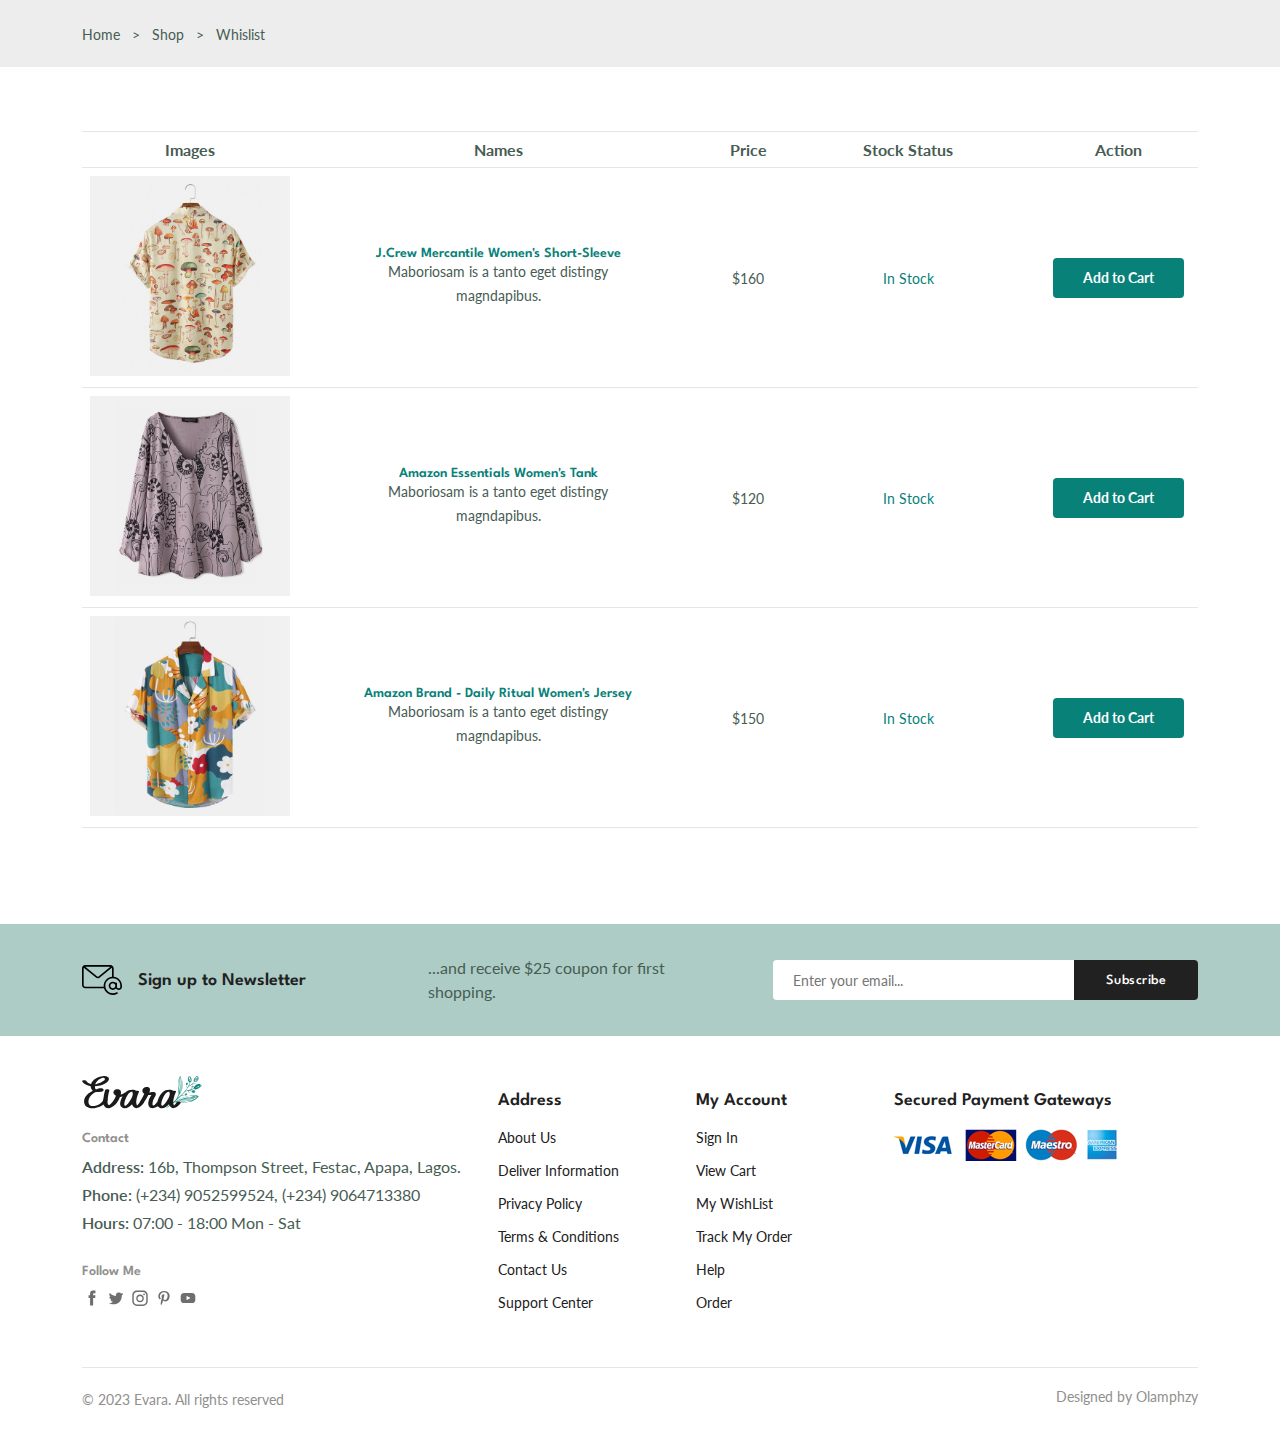
<file: Rhoncus ecommerce website/wishlist.html>
<!DOCTYPE html>
<html lang="en">
  <head>
    <meta charset="UTF-8" />
    <meta name="viewport" content="width=device-width, initial-scale=1.0" />

   <!--=============== FLATICON ===============-->
   <link rel="stylesheet" href="https://cdn-uicons.flaticon.com/uicons-regular-straight/css/uicons-regular-straight.css" />

   <!--=============== SWIPER CSS ===============-->
   <link rel="stylesheet" href="https://cdn.jsdelivr.net/npm/swiper@9/swiper-bundle.min.css" />

   <!--=============== CSS ===============-->
   <link rel="stylesheet" href="./assets/css/styles.css" />

    <title>Ecommerce Website</title>
  </head>
  <body>
    <!--=============== HEADER ===============-->
    <header class="header"></header>

    <!--=============== MAIN ===============-->
    <main class="main">
      <!--=============== BREADCRUMB ===============-->
      <section class="breadcrumb">
        <ul class="breadcrumb_list flex container">
          <li><a href="index.html" class="breadcrumb_link">Home</a></li>
          <li><span class="breadcrumb_link">></span></li>
          <li><span class="breadcrumb_link">Shop</span></li>
          <li><span class="breadcrumb_link">></span></li>
          <li><span class="breadcrumb_link">Whislist</span></li>
        </ul>
      </section>

      <!--=============== WISHLIST ===============-->
      <section class="wishlist section--lg container">
        <div class="table_container">
          <table class="table">
            <tr>
              <th>Images</th>
              <th>Names</th>
              <th>Price</th>
              <th>Stock Status</th>
              <th>Action</th>
              <th>Remove</th>
            </tr>

            <tr>
              <td><img src="assets/img/product-1-2.jpg" alt="product-1-2" class="tab_img"></td>

              <td>
                <h3 class="table_title">
                J.Crew Mercantile Women's Short-Sleeve
              </h3>
              <p class="table_description">
                Maboriosam is a tanto eget distingy magndapibus.
              </p>
            </td>

            <td><span class="table_price">$160</span></td>

            <td><span class="table_stock">In Stock</span></td>

            <td><a href="" class="btn btn btn-sm">Add to Cart</a></td>

            <td><i class="fi fi-rs-trash table_trash"></i></td>
            </tr>

            <tr>
              <td><img src="assets/img/product-7-1.jpg" alt="product-1-2" class="tab_img"></td>

              <td>
                <h3 class="table_title">
                Amazon Essentials Women's Tank
              </h3>
              <p class="table_description">
                Maboriosam is a tanto eget distingy magndapibus.
              </p>
            </td>

            <td><span class="table_price">$120</span></td>

            <td><span class="table_stock">In Stock</span></td>

            <td><a href="" class="btn btn btn-sm">Add to Cart</a></td>

            <td><i class="fi fi-rs-trash table_trash"></i></td>
            </tr>

            <tr>
              <td><img src="assets/img/product-2-1.jpg" alt="product-1-2" class="tab_img"></td>

              <td>
                <h3 class="table_title">
                Amazon Brand - Daily Ritual Women's Jersey
              </h3>
              <p class="table_description">
                Maboriosam is a tanto eget distingy magndapibus.
              </p>
            </td>

            <td><span class="table_price">$150</span></td>

            <td><span class="table_stock">In Stock</span></td>

            <td><a href="" class="btn btn btn-sm">Add to Cart</a></td>

            <td><i class="fi fi-rs-trash table_trash"></i></td>
            </tr>
          </table>
        </div>
      </section>

      <!--=============== NEWSLETTER ===============-->
      <section class="newsletter section">
        <div class="newsletter_container container grid">
          <h3 class="newsletter_title flex">
            <img src="assets/img/icon-email.svg" alt="" class="newsletter_icon"/>
            Sign up to Newsletter
          </h3>

          <p class="newsletter_description">
            ...and receive $25 coupon for first shopping.
          </p>

          <form class="newsletter_form">
            <input type="text" placeholder="Enter your email..." class="newsletter_input"/>
            <button type="submit" class="newsletter_btn">Subscribe</button>
          </form>
        </div>
      </section>
    </main>

     <!--=============== FOOTER ===============-->
     <footer class="footer container">
      <div class="footer_container grid">
        <div class="footer_content">
          <a href="index.html" class="footer_logo">
            <img src="assets/img/logo.svg" alt="" class="footer_logo-img">
          </a>

          <h4 class="footer_subtitle">Contact</h4>

          <p class="footer_description">
            <span>Address:</span> 16b, Thompson Street, Festac, Apapa, Lagos.
          </p>

          <p class="footer_description">
            <span>Phone:</span> (+234) 9052599524, (+234) 9064713380
          </p>

          <p class="footer_description">
            <span>Hours:</span> 07:00 - 18:00 Mon - Sat
          </p>

          <div class="footer_social">
            <h4 class="footer_subtitle">Follow Me</h4>

            <div class="footer_social-links flex">
              <a href="">
                <img src="assets/img/icon-facebook.svg" alt="" class="footer-social-icon"/>
              </a>

              <a href="">
                <img src="assets/img/icon-twitter.svg" alt="" class="footer-social-icon"/>
              </a>

              <a href="">
                <img src="assets/img/icon-instagram.svg" alt="" class="footer-social-icon"/>
              </a>

              <a href="">
                <img src="assets/img/icon-pinterest.svg" alt="" class="footer-social-icon"/>
              </a>

              <a href="">
                <img src="assets/img/icon-youtube.svg" alt="" class="footer-social-icon"/>
              </a>
            </div>
          </div>
        </div>

        <div class="footer_content">
          <h3 class="footer_title">Address</h3>

          <ul class="footer_links">
            <li><a href="" class="footer-link">About Us</a></li>
            <li><a href="" class="footer-link">Deliver Information</a></li>
            <li><a href="" class="footer-link">Privacy Policy</a></li>
            <li><a href="" class="footer-link">Terms & Conditions</a></li>
            <li><a href="" class="footer-link">Contact Us</a></li>
            <li><a href="" class="footer-link">Support Center</a></li>
          </ul>
        </div>

        <div class="footer_content">
          <h3 class="footer_title">My Account</h3>

          <ul class="footer_links">
            <li><a href="" class="footer-link">Sign In</a></li>
            <li><a href="" class="footer-link">View Cart</a></li>
            <li><a href="" class="footer-link">My WishList</a></li>
            <li><a href="" class="footer-link">Track My Order</a></li>
            <li><a href="" class="footer-link">Help</a></li>
            <li><a href="" class="footer-link">Order</a></li>
          </ul>
        </div>

        <div class="footer_content">
          <h3 class="footer_title">Secured Payment Gateways</h3>

          <img src="assets/img/payment-method.png" alt="" class="payment_img">
        </div>
      </div>

      <div class="footer_bottom">
        <p class="copyright">&copy; 2023 Evara. All rights reserved</p>
        <span class="designer">Designed by Olamphzy</span>
      </div>
    </footer>

   <!--=============== SWIPER JS ===============-->
   <script src="https://cdn.jsdelivr.net/npm/swiper@9/swiper-bundle.min.js"></script>

   <!--=============== MAIN JS ===============-->
   <script src="assets/js/main.js"></script>
  </body>
</html>
</file>
<file: Rhoncus ecommerce website/assets/css/styles.css>
/*=============== GOOGLE FONTS ===============*/
@import url("https://fonts.googleapis.com/css2?family=Lato:wght@400;700&family=Spartan:wght@400;500;600;700&display=swap");

/*=============== VARIABLES CSS ===============*/
:root {
  --header-height: 4rem;

  /*========== Colors ==========*/
  /* Color mode HSL(hue, saturation, lightness) */
  --first-color: hsl(176, 88%, 27%);
  --first-color-alt: hsl(129, 44%, 94%);
  --second-color: hsl(34, 94%, 87%);
  --title-color: hsl(0, 0%, 13%);
  --text-color: hsl(154, 13%, 32%);
  --text-color-light: hsl(60, 1%, 56%);
  --body-color: hsl(0, 0%, 100%);
  --container-color: hsl(0, 0%, 93%);
  --border-color: hsl(129, 36%, 85%);
  --border-color-alt: hsl(113, 15%, 90%);

  /*========== Font and typography ==========*/
  /* .5rem = 8px | 1rem = 16px ... */
  --body-font: "Lato", sans-serif;
  --second-font: "Spartan", sans-serif;
  --big-font-size: 3.5rem;
  --h1-font-size: 2.75rem;
  --h2-font-size: 2rem;
  --h3-font-size: 1.75rem;
  --h4-font-size: 1.375rem;
  --large-font-size: 1.125rem;
  --normal-font-size: 1rem;
  --small-font-size: 0.875rem;
  --smaller-font-size: 0.75rem;
  --tiny-font-size: 0.6875rem;

  /*========== Font weight ==========*/
  --weight-400: 400;
  --weight-500: 500;
  --weight-600: 600;
  --weight-700: 700;

  /*========== Transition ==========*/
  --transition: cubic-bezier(0 0 0.05, 1);
}

/* Responsive typography */
@media screen and (max-width: 1200px) {
  :root {
    --big-font-size: 2.25rem;
    --h1-font-size: 2rem;
    --h2-font-size: 1.375rem;
    --h3-font-size: 1.25rem;
    --h4-font-size: 1.125rem;
    --large-font-size: 1rem;
    --normal-font-size: 0.9375rem;
    --small-font-size: 0.8125rem;
    --smaller-font-size: 0.6875rem;
    --tiny-font-size: 0.625rem;
  }
}

/*=============== BASE ===============*/
* {
  margin: 0;
  padding: 0;
  box-sizing: border-box;
}

input,
textarea,
body {
  color: var(--text-color);
  font-family: var(--body-font);
  font-size: var(--normal-font-size);
  font-weight: var(--weight-400);
}

body {
  background-color: var(--body-color);
}
h1,
h2,
h3,
h4 {
  font-family: var(--second-font);
  color: var(--title-color);
  font-weight: var(--weight-600);
}
ul {
  list-style: none;
}
a {
  text-decoration: none;
}
p {
  line-height: 1.5rem;
}
img {
  max-width: 100%;
}
table {
  width: 100%;
  border-collapse: collapse;
}
button,
textarea,
input {
  background-color: transparent;
  border: none;
  outline: none;
}
/*=============== REUSABLE CSS CLASSES ===============*/
.container {
  max-width: 1320px;
  margin-inline: auto;
  padding-inline: 0.75rem;
}
.grid {
  display: grid;
  gap: 1.5rem;
}

.section {
  padding-block: 2rem;
}

.section--lg {
  padding-block: 4rem;
}

.section_title {
  font-size: var(--h4-font-size);
  margin-bottom: 1.5rem;
}
.section_title span {
  color: var(--first-color);
}
.form_input {
  border: 1px solid var(--border-color-alt);
  padding-inline: 1rem;
  height: 45px;
  border-radius: 0.25rem;
  font-size: var(--small-font-size);
}

.new_price {
  color: var(--first-color);
  font-weight: var(--weight-600);
}

.old_price {
  color: var(--text-color-light);
  font-size: var(--small-font-size);
  text-decoration: line-through;
}
.form {
  row-gap: 1rem;
}
.form_group {
  grid-template-columns: repeat(2, 1fr);
  gap: 1rem;
}
.textarea {
  height: 200px;
  padding-block: 1rem;
  resize: none;
}
/*=============== HEADER & NAV ===============*/
.header_top {
  background-color: var(--first-color-alt);
  border-bottom: 1px solid var(--first-color);
  padding-block: 0.875rem;
}

.header_container {
  display: flex;
  justify-content: space-between;
  align-items: center;
}

.header_contact span:first-child {
  margin-right: 2rem;
}

.header_contact span,
.header_alert-news,
.header_top-action {
  font-size: var(--small-font-size);
}
.header_alert-news {
  color: var(--text-color-light);
  font-weight: var(--weight-600);
}

.header_top-action {
  color: var(--text-color);
}
.nav,
.nav_menu,
.nav_list,
.header_user-action {
  display: flex;
  align-items: center;
}

.nav {
  height: calc(var(--header-height) + 2.5rem);
  justify-content: space-between;
  column-gap: 1rem;
}
.nav_logo-img {
  width: 150px;
}

.nav_menu {
  width: 100%;
  margin-left: 2.5rem;
}

.nav_list {
  column-gap: 2.5rem;
  margin-right: auto;
}
.nav_link {
  color: var(--title-color);
  font-weight: var(--weight-700);
  transition: all 0.2s var(--transition);
}
.header_search {
  width: 340px;
  position: relative;
}
.header_search .form_input {
  width: 100%;
}
.search_btn {
  position: absolute;
  top: 24%;
  right: 1.25rem;
  cursor: pointer;
}

.header_user-action {
  column-gap: 1.25rem;
}

.header_action-btn {
  position: relative;
}
.header_action-btn img {
  width: 30px;
}
.header_action-btn .count {
  position: absolute;
  top: -0.625rem;
  right: -0.625rem;
  color: var(--body-color);
  background-color: var(--first-color);
  height: 18px;
  width: 18px;
  line-height: 18px;
  border-radius: 50%;
  text-align: center;
  font-size: var(--tiny-font-size);
}

.nav_menu-top,
.nav_toggle {
  display: none;
}

/* Active link */
.active-link,
.nav_link:hover {
  color: var(--first-color);
}

/*=============== HOME ===============*/
.home_container {
  grid-template-columns: 5fr 7fr;
  align-items: center;
}

.home_subtitle,
.home_description {
  font-size: var(--large-font-size);
}

.home_subtitle {
  font-family: var(--second-font);
  font-weight: var(--weight-600);
  margin-bottom: 1rem;
  display: block;
}

.home_title {
  font-size: var(--h1-font-size);
  font-weight: var(--weight-700);
  line-height: 1.4;
}

.home_title span {
  color: var(--first-color);
  font-size: var(--big-font-size);
}

.home_description {
  margin-block: 0.5rem 2rem;
}
.home_img {
  justify-self: flex-end;
}
/*=============== BUTTONS ===============*/
.btn {
  display: inline-block;
  background-color: var(--first-color);
  border: 2px solid var(--first-color);
  color: var(--body-color);
  padding-inline: 1.75rem;
  height: 48px;
  line-height: 49px;
  border-radius: 0.25rem;
  font-family: var(--second-font);
  font-size: var(--small-font-size);
  font-weight: var(--weight-700);
  transition: all 0.4s var(--transition);
}
.btn:hover {
  background-color: transparent;
  color: var(--first-color);
}
.btn-md,
.btn-sm {
  font-family: var(--body-color);
}
.btn-md {
  height: 45px;
  line-height: 42px;
}
.btn-sm {
  height: 40px;
  line-height: 36px;
}

.flex {
  display: flex;
  align-items: center;
  column-gap: 0.5rem;
}

/*=============== CATEGORIES ===============*/
.categories {
  overflow: hidden;
}
.category_item {
  text-align: center;
  border: 1px solid var(--border-color);
  padding: 0.625rem 0.625rem 1.25rem;
  border-radius: 1.25rem;
}

.category_img {
  border-radius: 0.75rem;
  margin-bottom: 1.25rem;
}

.category_title {
  color: var(--text-color);
  font-size: var(--small-font-size);
}

/* Swiper class */
.swiper {
  overflow: initial;
}
.swiper-button-next::after,
.swiper-button-prev::after {
  content: "";
}
.swiper-button-next,
.swiper-button-prev {
  top: -1.875rem;
  background-color: var(--first-color-alt);
  border: 1px solid var(--border-color);
  width: 30px;
  height: 30px;
  border-radius: 50%;
  color: var(--first-color);
  font-size: var(--tiny-font-size);
}

.swiper-button-prev {
  left: initial;
  right: 2.5rem;
}
.swiper-button-next {
  right: 0;
}
/*=============== PRODUCTS ===============*/
.tab_btns {
  display: flex;
  flex-wrap: wrap;
  column-gap: 0.75rem;
  margin-bottom: 2rem;
}
.tab_btn {
  background-color: var(--container-color);
  color: var(--title-color);
  padding: 1rem 1.25rem 0.875rem;
  border-radius: 0.25rem;
  font-family: var(--second-font);
  font-size: var(--small-font-size);
  font-weight: var(--weight-600);
  cursor: pointer;
}
.products_container {
  grid-template-columns: repeat(4, 1fr);
}
.product_item {
  border: 1px solid var(--border-color);
  border-radius: 1.5rem;
  transition: all 0.2s var(--transition);
}
.product_banner {
  padding: 0.625rem 0.75rem 0.75rem;
}

.product_banner,
.product_images {
  position: relative;
}

.product_images {
  display: block;
  overflow: hidden;
  border-radius: 1.25rem;
}

.product_img {
  vertical-align: middle;
  transition: all 1.5s var(--transition);
}

.product_item:hover .product_img {
  transform: scale(1.1);
}

.product_img.hover {
  position: absolute;
  top: 0;
  left: 0;
}

.product_actions {
  position: absolute;
  top: 50%;
  left: 50%;
  transform: translate(-50%, -50%);
  display: flex;
  column-gap: 0.5rem;
  transition: all 0.2s var(--transition);
}

.action_btn {
  width: 40px;
  height: 40px;
  background-color: var(--first-color-alt);
  border: 1px solid var(--border-color);
  color: var(--text-color);
  font-size: var(--small-font-size);
  line-height: 42px;
  text-align: center;
  border-radius: 50%;
  position: relative;
}

.action_btn::before,
.action_btn::after {
  position: absolute;
  left: 50%;
  transform: translateX(-50%);
  transition: all 0.3s cubic-bezier(0.71, 1.7, 0.77, 1.24);
}
.action_btn::before {
  content: "";
  top: -2px;
  border: 0.5rem solid transparent;
  border-top-color: var(--first-color);
}
.action_btn::after {
  content: attr(aria-label);
  bottom: 100%;
  background-color: var(--first-color);
  color: var(--body-color);
  font-size: var(--tiny-font-size);
  font-weight: var(--weight-500);
  white-space: nowrap;
  padding-inline: 0.625rem;
  border-radius: 0.25rem;
  line-height: 2.58;
}

.product_badge {
  position: absolute;
  left: 1.25rem;
  top: 1.25rem;
  background-color: var(--first-color);
  color: var(--body-color);
  padding: 0.25rem 0.625rem;
  border-radius: 2.5rem;
  font-size: var(--tiny-font-size);
  font-weight: var(--weight-500);
}

.product_badge.light-pink {
  background-color: hsl(341, 100%, 73%);
}
.product_badge.light-green {
  background-color: hsl(155, 20%, 67%);
}
.product_badge.light-orange {
  background-color: hsl(24, 100%, 73%);
}
.product_badge.light-blue {
  background-color: hsl(202, 53%, 76%);
}

.product_content {
  padding: 0 1.25rem 1.125rem;
  position: relative;
}
.product_category {
  color: var(--text-color-light);
  font-size: var(--small-font-size);
}

.product_title {
  font-size: var(--normal-font-size);
  margin-block: 0.75rem 0.5rem;
}

.product_rating {
  font-size: var(--small-font-size);
  color: hsl(42, 100%, 50%);
  margin-bottom: 0.75rem;
}

.product_price .new_price {
  font-size: var(--large-font-size);
}

.cart_btn {
  position: absolute;
  bottom: 1.6rem;
  right: 1.25rem;
}

/* Active Tab */
.tab_btn.active-tab {
  color: var(--first-color);
  background-color: var(--second-color);
}
.tab_item:not(.active-tab) {
  display: none;
}

/* Product Hover */

.product_img.hover,
.product_actions,
.action_btn::before,
.action_btn::after,
.product_item:hover .product_img.default {
  opacity: 0;
}

.product_item:hover .product_img.hover,
.product_item:hover .product_actions,
.action_btn:hover::before,
.action_btn:hover::after {
  opacity: 1;
}

.action_btn:hover::before,
.action_btn:hover::after {
  transform: translateX(-50%) translateY(-0.5rem);
}

.product_item:hover {
  box-shadow: 0 0 10px hsla(0, 0%, 0%, 0.1);
}

.action_btn:hover {
  background-color: var(--first-color);
  border-color: var(--first-color);
  color: var(--body-color);
}
/*=============== DEALS ===============*/
.deals_container {
  grid-template-columns: repeat(2, 1fr);
}
.deals_item:nth-child(1) {
  background-image: url(../img/deals-1.jpg);
}
.deals_item:nth-child(2) {
  background-image: url(../img/deals-2.png);
}
.deals_item {
  padding: 3rem;
  background-size: cover;
  background-position: center;
  display: flex;
  flex-direction: column;
  row-gap: 1.5rem;
}
.deals_brand {
  color: var(--first-color);
  font-size: var(--h3-font-size);
  margin-bottom: 0.25rem;
}
.deals_category {
  font-family: var(--second-font);
  font-size: var(--smaller-font-size);
}
.deals_title {
  max-width: 240px;
  font-size: var(--large-font-size);
  font-weight: var(--weight-600);
  line-height: 1.3;
}
.deals_price .new_price,
.deals_price .old_price {
  font-size: var(--large-font-size);
}

.deals_price .new_price {
  color: hsl(352, 100%, 60%);
}
.deals_countdown-text {
  margin-bottom: 0.25rem;
}
.countdown {
  display: flex;
  column-gap: 1.5rem;
}

.countdown_amount {
  position: relative;
}
.countdown_amount::after {
  content: "";
  color: var(--title-color);
  font-size: var(--large-font-size);
  position: absolute;
  right: -25%;
  top: 20%;
}
.countdown_period {
  background-color: var(--first-color);
  color: var(--body-color);
  width: 60px;
  height: 50px;
  text-align: center;
  line-height: 50px;
  border-radius: 0.25rem;
  font-size: var(--large-font-size);
  font-weight: var(--weight-600);
  margin-bottom: 0.5rem;
}
.unit {
  font-size: var(--small-font-size);
  text-align: center;
  display: block;
}
.deals_btn .btn {
  background-color: transparent;
  color: var(--first-color);
}
/*=============== NEW ARRIVALS ===============*/
.new_arrivals {
  overflow: hidden;
}

/*=============== SHOWCASE ===============*/
.showcase_container {
  grid-template-columns: repeat(4, 1fr);
}
.showcase_wrapper,
.section_title {
  font-size: var(--normal-font-size);
  border-bottom: 1px solid var(--border-color-alt);
  padding-bottom: 0.75rem;
  margin-bottom: 2rem;
  position: relative;
}

.showcase_wrapper .section_title::before {
  content: "";
  position: absolute;
  left: 0;
  bottom: -1.3px;
  width: 50px;
  height: 2px;
  background-color: var(--first-color);
}
.showcase_item {
  display: flex;
  align-items: center;
  column-gap: 1.5rem;
}
.showcase_item:not(:last-child) {
  margin-bottom: 1.5rem;
}
.showcase_img {
  width: 86px;
}
.showcase_content {
  width: calc(100% - 110px);
}
.showcase_title {
  font-size: var(--small-font-size);
  font-weight: var(--weight-500);
  white-space: nowrap;
  overflow: hidden;
  text-overflow: ellipsis;
  margin-bottom: 0.5rem;
}
/*=============== NEWSLETTER ===============*/
.newsletter {
  background-color: hsl(166, 23%, 74%);
}
.home_newsletter {
  margin-top: 2rem;
}
.newsletter_container {
  grid-template-columns: repeat(2, 3.5fr) 5fr;
  align-items: center;
  column-gap: 3rem;
}
.newsletter_title {
  column-gap: 1rem;
  font-size: var(--large-font-size);
}
.newsletter_icon {
  width: 40px;
}
.newsletter-description {
  color: var(--title-color);
  font-family: var(--second-font);
  font-size: var(--small-font-size);
  font-weight: var(--weight-600);
  text-align: center;
}
.newsletter_form {
  display: flex;
}
.newsletter_input,
.newsletter_btn {
  font-size: var(--small-font-size);
}
.newsletter_input {
  background-color: var(--body-color);
  padding-inline: 1.25rem;
  width: 100%;
  height: 40px;
  border-radius: 0.25rem 0 0 0.25rem;
}
.newsletter_btn {
  background-color: var(--title-color);
  color: var(--body-color);
  padding-inline: 2rem;
  border-radius: 0 0.25rem 0.25rem 0;
  font-family: var(--second-font);
  font-weight: var(--weight-500);
  letter-spacing: 0.5px;
  cursor: pointer;
  transition: all 0.3s var(--transition);
}
.newsletter_btn:hover {
  background-color: var(--first-color);
}
/*=============== FOOTER ===============*/
.footer_container {
  grid-template-columns: 4.5fr repeat(2, 2fr) 3.5fr;
  padding-block: 2.5rem;
}
.footer_logo-img {
  width: 120px;
}

.footer_subtitle {
  color: var(--text-color-light);
  font-size: var(--small-font-size);
  margin-block: 1.25rem 0.625rem;
}
.footer_description {
  margin-bottom: 0.25rem;
}
.footer_description span {
  font-weight: var(--weight-600);
}
.footer_social .footer_subtitle {
  margin-top: 1.875rem;
}
.footer_social-links {
  column-gap: 0.25rem;
}
.footer-social-icon {
  width: 20px;
  opacity: 0.7;
}
.footer_title {
  font-size: var(--large-font-size);
  margin-block: 1rem 1.25rem;
}
.footer-link {
  color: var(--title-color);
  font-size: var(--small-font-size);
  margin-bottom: 1rem;
  display: block;
  transition: all 0.3s var(--transition);
}
.footer-link:hover {
  color: var(--first-color);
  margin-left: 0.25rem;
}
.footer_bottom {
  display: flex;
  justify-content: space-between;
  padding-block: 1.25rem;
  border-top: 1px solid var(--border-color-alt);
}
.copyright,
.designer {
  color: var(--text-color-light);
  font-size: var(--small-font-size);
}
/*=============== BREADCRUMBS ===============*/
.breadcrumb {
  background-color: var(--container-color);
  padding-block: 1.5rem;
}
.breadcrumb_list {
  column-gap: 0.75rem;
}
.breadcrumb_link {
  color: var(--text-color);
  font-size: var(--small-font-size);
}
/*=============== SHOP ===============*/
.total_products {
  margin-bottom: 2.5rem;
}
.total_products span {
  color: var(--first-color);
  font-weight: var(--weight-600);
}
.pagination {
  display: flex;
  column-gap: 0.625rem;
  margin-top: 2.75rem;
}
.pagination_link {
  display: inline-block;
  width: 34px;
  height: 34px;
  text-align: center;
  line-height: 34px;
  border-radius: 0.25rem;
  color: var(--text-color);
  font-size: var(--small-font-size);
  font-weight: var(--weight-600);
  transition: all 0.15s var(--transition);
}
.pagination_link.active,
.pagination_link:hover {
  color: var(--body-color);
  background-color: var(--first-color);
}
.pagination_link.icon {
  border-top-right-radius: 50%;
  border-bottom-right-radius: 50%;
}

/*=============== DETAILS ===============*/

.details_container {
  grid-template-columns: 5.5fr 6.5fr;
}

.details_img {
  margin-bottom: 0.5rem;
}
.details_small-images {
  grid-template-columns: repeat(4, 1fr);
  column-gap: 0.625rem;
}
.details_small-img {
  cursor: pointer;
}
.details_title {
  font-size: var(--h2-font-size);
}
.details_brand {
  font-size: var(--small-font-size);
  margin-block: 1rem;
}
.details_brand span {
  color: var(--first-color);
}
.details_price {
  border-top: 1px solid var(--border-color-alt);
  border-bottom: 1px solid var(--border-color-alt);
  padding-block: 1rem;
  column-gap: 1rem;
}
.details_price .new_price {
  font-size: var(--h2-font-size);
}
.details_price .old_price {
  font-size: var(--normal-font-size);
  font-weight: var(--weight-500);
}
.short_description {
  margin-block: 1rem 2rem;
}
.list_item,
.meta_list {
  font-size: var(--small-font-size);
  margin-bottom: 0.75rem;
}
.details_color,
.details_size {
  column-gap: 0.75rem;
}

.details_color {
  margin-block: 2rem 1.5rem;
}

.details_size {
  margin-bottom: 2.5rem;
}
.details_color-title,
.details_size-title {
  font-size: var(--small-font-size);
  font-weight: var(--weight-500);
}
.color_list,
.size_list {
  display: flex;
  column-gap: 0.25rem;
}
.color_link {
  width: 26px;
  height: 26px;
  border-radius: 50%;
  display: block;
}
.size_link {
  border: 1px solid var(--border-color-alt);
  padding: 0.375rem 0.75rem 0.5rem;
  font-size: var(--small-font-size);
}
.size_active {
  background-color: var(--first-color);
  color: var(--body-color);
}
.details_action {
  display: flex;
  column-gap: 0.375rem;
  margin-bottom: 3.25rem;
}
.quantity,
.details_action-btn {
  border: 1px solid var(--border-color-alt);
  font-size: var(--small-font-size);
}
.quantity {
  max-width: 80px;
  padding-block: 0.5rem;
  padding-inline: 1rem 0.5rem;
  border-radius: 0.25rem;
}
.details_action-btn {
  color: var(--text-color);
  line-height: 40px;
  padding-inline: 0.75rem;
}
.details_meta {
  border-top: 1px solid var(--border-color-alt);
  padding-top: 1rem;
}

/*=============== DETAILS INFO & REVIEWS ===============*/
.detail_tabs {
  display: flex;
  column-gap: 1.75rem;
  margin-bottom: 3rem;
}
.detail_tab {
  font-family: var(--second-font);
  font-size: var(--large-font-size);
  font-weight: var(--weight-600);
  cursor: pointer;
}
.detail_tab.active-tab {
  color: var(--first-color);
}
.details_tab-content:not(.active-tab) {
  display: none;
}

.info_table tr th,
.info_table tr td {
  border: 1px solid var(--border-color-alt);
  padding: 0.625rem 1.25rem;
}

.info_table tr th {
  font-weight: var(--weight-500);
  text-align: left;
}
.info_table tr td {
  color: var(--text-color-light);
}

.reviews_container {
  padding-bottom: 3rem;
  row-gap: 1.25rem;
}

.review_single {
  border-bottom: 1px solid var(--border-color-alt);
  padding-bottom: 1.25rem;
  display: flex;
  align-items: flex-start;
  column-gap: 1.5rem;
}

.review_single:last-child {
  padding-bottom: 3rem;
}
.review_img {
  width: 70px;
  border-radius: 50%;
  margin-bottom: 0.5rem;
}
.review_title {
  font-size: var(--tiny-font-size);
}
.review_data {
  width: calc(100% - 94px);
}
.review_description {
  margin-bottom: 0.5rem;
}
.review_rating {
  color: hsl(42, 100%, 50%);
  margin-bottom: 0.25rem;
}
.review_rating,
.review_date {
  font-size: var(--small-font-size);
}

.review_form-title {
  font-size: var(--large-font-size);
  margin-bottom: 1rem;
}
.rate_product {
  margin-bottom: 2rem;
}
/*=============== CART ===============*/
.table_container {
  overflow: auto;
}
.table {
  table-layout: fixed;
  margin-bottom: 2rem;
}
.table tr {
  border-top: 1px solid var(--border-color-alt);
}
.table tr:last-child {
  border-bottom: 1px solid var(--border-color-alt);
}
.table tr th:nth-child(1),
.table tr td:nth-child(1) {
  width: 216px;
}
.table tr th:nth-child(2),
.table tr td:nth-child(2) {
  width: 400px;
}
.table tr th:nth-child(3),
.table tr td:nth-child(3) {
  width: 100px;
}
.table tr th:nth-child(4),
.table tr td:nth-child(4) {
  width: 220px;
}
.table tr th:nth-child(5),
.table tr td:nth-child(5) {
  width: 200px;
}
.table tr th:nth-child(6),
.table tr td:nth-child(6) {
  width: 152px;
}
.table_img {
  width: 80px;
}
.table tr th,
.table tr td {
  padding: 0.5rem;
  text-align: center;
}
.table_title,
.table_description,
.table_price,
.table_subtotal,
.table_trash,
.table_stock {
  font-size: var(--small-font-size);
}
.table_title,
.table_stock {
  color: var(--first-color);
}
.table_description {
  max-width: 250px;
  margin-inline: auto;
}
.table_trash {
  color: var(--text-color-light);
}

.cart_actions {
  display: flex;
  justify-content: flex-end;
  gap: 0.75rem;
  flex-wrap: wrap;
  margin-top: 1.5rem;
}

.divider {
  position: relative;
  text-align: center;
  margin-block: 3rem;
}
.divider::before {
  content: "";
  position: absolute;
  top: 50%;
  left: 0;
  width: 100%;
  border-top: 2px solid var(--border-color-alt);
}
.divider i {
  color: var(--text-color-light);
  background-color: var(--body-color);
  font-size: 1.25rem;
  padding-inline: 1.25rem;
  position: relative;
  z-index: 10;
}

.cart_group {
  grid-template-columns: repeat(2, 1fr);
  align-items: flex-start;
}
.cart_shipping .section_title,
.cart_coupon .section_title,
.cart_total .section_title {
  font-size: var(--large-font-size);
  margin-bottom: 1rem;
}
.cart_coupon {
  margin-top: 3rem;
}
.coupon_form .form_group {
  align-items: center;
}
.cart_total {
  border: 1px solid var(--border-color-alt);
  border-radius: 0.25rem;
  padding: 1.75rem;
}
.cart_total-table {
  margin-bottom: 1rem;
}
.cart_total-table tr td {
  border: 1px solid var(--border-color-alt);
  padding: 0.75rem 0.5rem;
  width: 50%;
}
.cart_total-title {
  font-size: var(--small-font-size);
}
.cart_total-price {
  color: var(--first-color);
  font-weight: var(--weight-700);
}
.cart_total .btn {
  display: inline-flex;
}
/*=============== CART OTHERS ===============*/

/*=============== WISHLIST ===============*/

/*=============== CHECKOUT ===============*/
.checkout_container {
  grid-template-columns: repeat(2, 1fr);
}
.checkout_group:nth-child(2) {
  border: 1px solid var(--border-color-alt);
  padding: 2rem;
  border-radius: 0.5rem;
}

.checkout_group .section_title {
  font-size: var(--large-font-size);
}
.checkout_title {
  font-size: var(--smaller-font-size);
}
.order_table tr th,
.order_table tr td {
  border: 1px solid var(--border-color-alt);
  padding: 0.5rem;
  text-align: center;
}
.order_table tr th {
  color: var(--title-color);
  font-size: var(--small-font-size);
}
.order_img {
  width: 80px;
}
.table_quantity,
.order_subtitle {
  font-size: var(--small-font-size);
}
.order_grand-total {
  color: var(--first-color);
  font-size: var(--large-font-size);
  font-weight: var(--weight-700);
}

.payment_method {
  margin-block: 2.5rem 2.75rem;
}
.payment_title {
  margin-bottom: 1.5rem;
}
.payment_option {
  margin-bottom: 1rem;
}
.payment_input {
  accent-color: var(--first-color);
}
.payment_label {
  font-size: var(--small-font-size);
}

/*=============== COMPARE ===============*/
.compare_table tr th,
.compare_table tr td {
  padding: 0.5rem;
  border: 1px solid var(--border-color-alt);
}

.compare_table tr th {
  color: var(--text-color);
  font-size: var(--small-font-size);
}
.compare_table tr td {
  text-align: center;
}
.compare_colors {
  justify-content: center;
}
.table_weight,
.table_dimension {
  font-size: var(--small-font-size);
}

/*=============== LOGIN & REGISTER ===============*/
.login-register_container {
  grid-template-columns: repeat(2, 1fr);
  align-items: flex-start;
}
.login,
.register {
  border: 1px solid var(--border-color-alt);
  padding: 2rem;
  border-radius: 0.5rem;
}
/*=============== ACCOUNTS ===============*/
.accounts_container {
  grid-template-columns: 4fr 8fr;
}
.account_tabs {
  border: 1px solid var(--border-color-alt);
  border-radius: 0.25rem;
}
.account_tab {
  padding: 1rem;
  color: var(--title-color);
  font-size: var(--small-font-size);
  display: flex;
  align-items: center;
  column-gap: 0.625rem;
  cursor: pointer;
}
.account_tab.active-tab {
  background-color: var(--first-color);
  color: var(--body-color);
}
.account_tab:not(:last-child) {
  border-bottom: 1px solid var(--border-color-alt);
}

.tab_content:not(.active-tab) {
  display: none;
}
.tab_content {
  border: 1px solid var(--border-color-alt);
}
.tab_header {
  background-color: var(--container-color);
  border-bottom: 1px solid var(--border-color-alt);
  padding: 1rem;
  font-size: var(--small-font-size);
}
.tab_body {
  padding: 1rem;
}
.placed_order-table tr th {
  color: var(--title-color);
  text-align: left;
}
.placed_order-table tr th,
.placed_order-table tr td {
  border: 1px solid var(--border-color-alt);
  padding: 0.5rem;
  font-size: var(--small-font-size);
}
.view_order,
.edit {
  color: var(--first-color);
}
.address {
  font-style: normal;
  font-size: var(--small-font-size);
  line-height: 1.5rem;
}
.city {
  margin-bottom: 0.25rem;
}
.edit {
  font-size: var(--small-font-size);
}

/*=============== BREAKPOINTS ===============*/
/* For large devices */
@media screen and (max-width: 1400px) {
  .container {
    max-width: 1140px;
  }

  .products_container,
  .showcase_container {
    grid-template-columns: repeat(3, 1fr);
  }

  .accounts_container {
    grid-template-columns: 3fr 9fr;
  }
}

@media screen and (max-width: 1200px) {
  .container {
    max-width: 960px;
  }

  .header_top {
    display: none;
  }
  .nav {
    height: calc(var(--header-height) + 1.5rem);
  }
  .nav_logo-img {
    width: 116px;
  }
  .nav_menu {
    position: fixed;
    right: -100%;
    top: 0;
    max-width: 400px;
    height: 100%;
    width: 100%;
    padding: 1.25rem 2rem;
    background-color: var(--body-color);
    z-index: 100;
    flex-direction: column;
    align-items: flex-start;
    row-gap: 2rem;
    box-shadow: 0 0 15px hsla(0, 0%, 0%, 0.1);
    transition: all .2s var(--transition);
  }
  .show-menu{
    right: 0;
  }
  .nav_list {
    order: 1;
    flex-direction: column;
    align-items: center;
    row-gap: 1.5rem;
  }
  .nav_link {
    font-size: var(--large-font-size);
  }
  .header_search .form_input {
    border-color: var(--first-color);
  }
  .nav_menu-top,
  .nav_toggle {
    display: flex;
  }
  .nav_menu-top {
    align-items: center;
    justify-content: space-between;
    width: 100%;
    margin-bottom: 1.25rem;
  }
  .nav_menu-logo img {
    width: 100%;
  }
  .nav_close {
    font-size: var(--h2-font-size);
    line-height: 1rem;
  }
  .header_action-btn img {
    width: 21px;
  }
  .home_container {
    grid-template-columns: 5.5fr 6.5fr;
  }
  .countdown {
    column-gap: 1rem;
  }
  .countdown_period{
    width: 36px;
    height: 36px;
    line-height: 36px;
  }
  .countdown_amount::after{
    right: -30%;
    top: 14px;
  }
  .swiper-button-next,
  .swiper-button-prev{
    top: -20px;
    width: 26px;
    height: 26px;
  }
  .swiper-button-prev{
    right: 36px;
  }

  .account_tab{
    padding: 0.75rem 1rem;
  }
  .checkout_group:nth-child(2){
    padding: 1.5rem;
  }
  .details_brand{
    margin-block: 0.75rem;
  }
  .details_price{
    padding-block: 0.75rem;
  }
  .short_description{
    margin-bottom: 1.5rem;
  }
  .details_color{
    margin-block: 1.75rem 1.25rem;
  }
  .details_size{
    margin-bottom: 2.25rem;
  }
  .color_link{
    width: 22px;
    height: 22px;
  }
  .size_link{
    padding: 0.375rem;
  }
  .details_action{
    margin-bottom: 2.75rem;
  }
}

/* For medium devices */
@media screen and (max-width: 992px) {
  .container{
    max-width: 740px;
  }

  .home_container,
  .deals_container,
  .checkout_container,
  .newsletter_container,
  .accounts_container,
  .cart_group{
    grid-template-columns: 1fr;
  }

  .cart_group{
    row-gap: 2.75rem;
  }

  .newsletter-description{
    display: none;
  }
  .home_img{
    justify-self: center;
  }
  .btn{
    height: 45px;
    line-height: 45px;
  }
  .btn-md{
    height: 42px;
    line-height: 39px;
  }
  .btn-sm{
    height: 38px;
    line-height: 35px;
  }
  .products_container,
  .showcase_container,
  .footer_container,
  .details_container{
    grid-template-columns: repeat(2, 1fr);
  }
  .login,
  .register{
    padding: 1.25rem;
  }

  .table tr th:nth-child(1),
.table tr td:nth-child(1) {
  width: 140px;
}
.table tr th:nth-child(2),
.table tr td:nth-child(2) {
  width: 330px;
}
.table tr th:nth-child(3),
.table tr td:nth-child(3) {
  width: 80px;
}
.table tr th:nth-child(4),
.table tr td:nth-child(4) {
  width: 160px;
}
.table tr th:nth-child(5),
.table tr td:nth-child(5) {
  width: 160px;
}
.table tr th:nth-child(6),
.table tr td:nth-child(6) {
  width: 100px;
}
}

@media screen and (max-width: 768px) {
  .container{
    max-width: 540px;
  }
  .products_container,
  .showcase_container,
  .footer_container,
  .login-register_container,
  .details_container{
    grid-template-columns: 100%;
  }
  .tab_header,
  .tab_body{
    padding: 0.7rem;
  }
  .compare_table tr td{
    display: block;
  }
}

/* For small devices */
@media screen and (max-width: 576px) {
  .category_item{
    padding-bottom: 1rem;
  }
  .category_img{
    margin-bottom: 1rem;
  }
  .deals_item,
  .checkout_group:nth-child(2){
    padding: 1.25rem;
  }
  .pagination{
    column-gap: 0.5rem;
    margin-top: 2.5rem;
  }
  .pagination_link{
    width: 30px;
    height: 30px;
    line-height: 30px;
  }
  .placed_order-table th,
  .order_table tr th{
    display: none;
  }
  .placed_order-table tr td,
  .order_table tr td,
  .info_table tr th,
  .info_table tr td{
    display: block;
  }
  .form_group{
    grid-template-columns: 1fr;
  }

  .cart_total{
    padding: 1.25rem;
  }
  .payment_method{
    margin-block: 2.25rem 2.25rem;
  }

  .detail_tabs{
    column-gap: 1.25rem;
    margin-bottom: 2.5rem;
  }
  .review_single{
    column-gap: 1rem;
  }
  .footer_title{
    margin-top: 0.25rem;
  }
  .footer_bottom{
    flex-direction: column;
    align-items: center;
  }
}

@media screen and (max-width: 350px) {
  .action_btn{
    width: 36px;
    height: 36px;
    line-height: 36px;
  }
  .cart_btn{
    bottom: 1.4rem;
    right: 1.25rem;
  }
  .showcase_item{
    column-gap: 1rem;
  }
  .showcase_img{
    width: 70px;
  }
  .showcase_content{
    width: calc(100%  - 86px);
  }
  .swiper-button-next,
  .swiper-button-prev{
    display: none;
  }
  .compare_table tr td,
  .cart_total-table tr td {
    display: block;
    width: 100%;
  }
}
</file>
